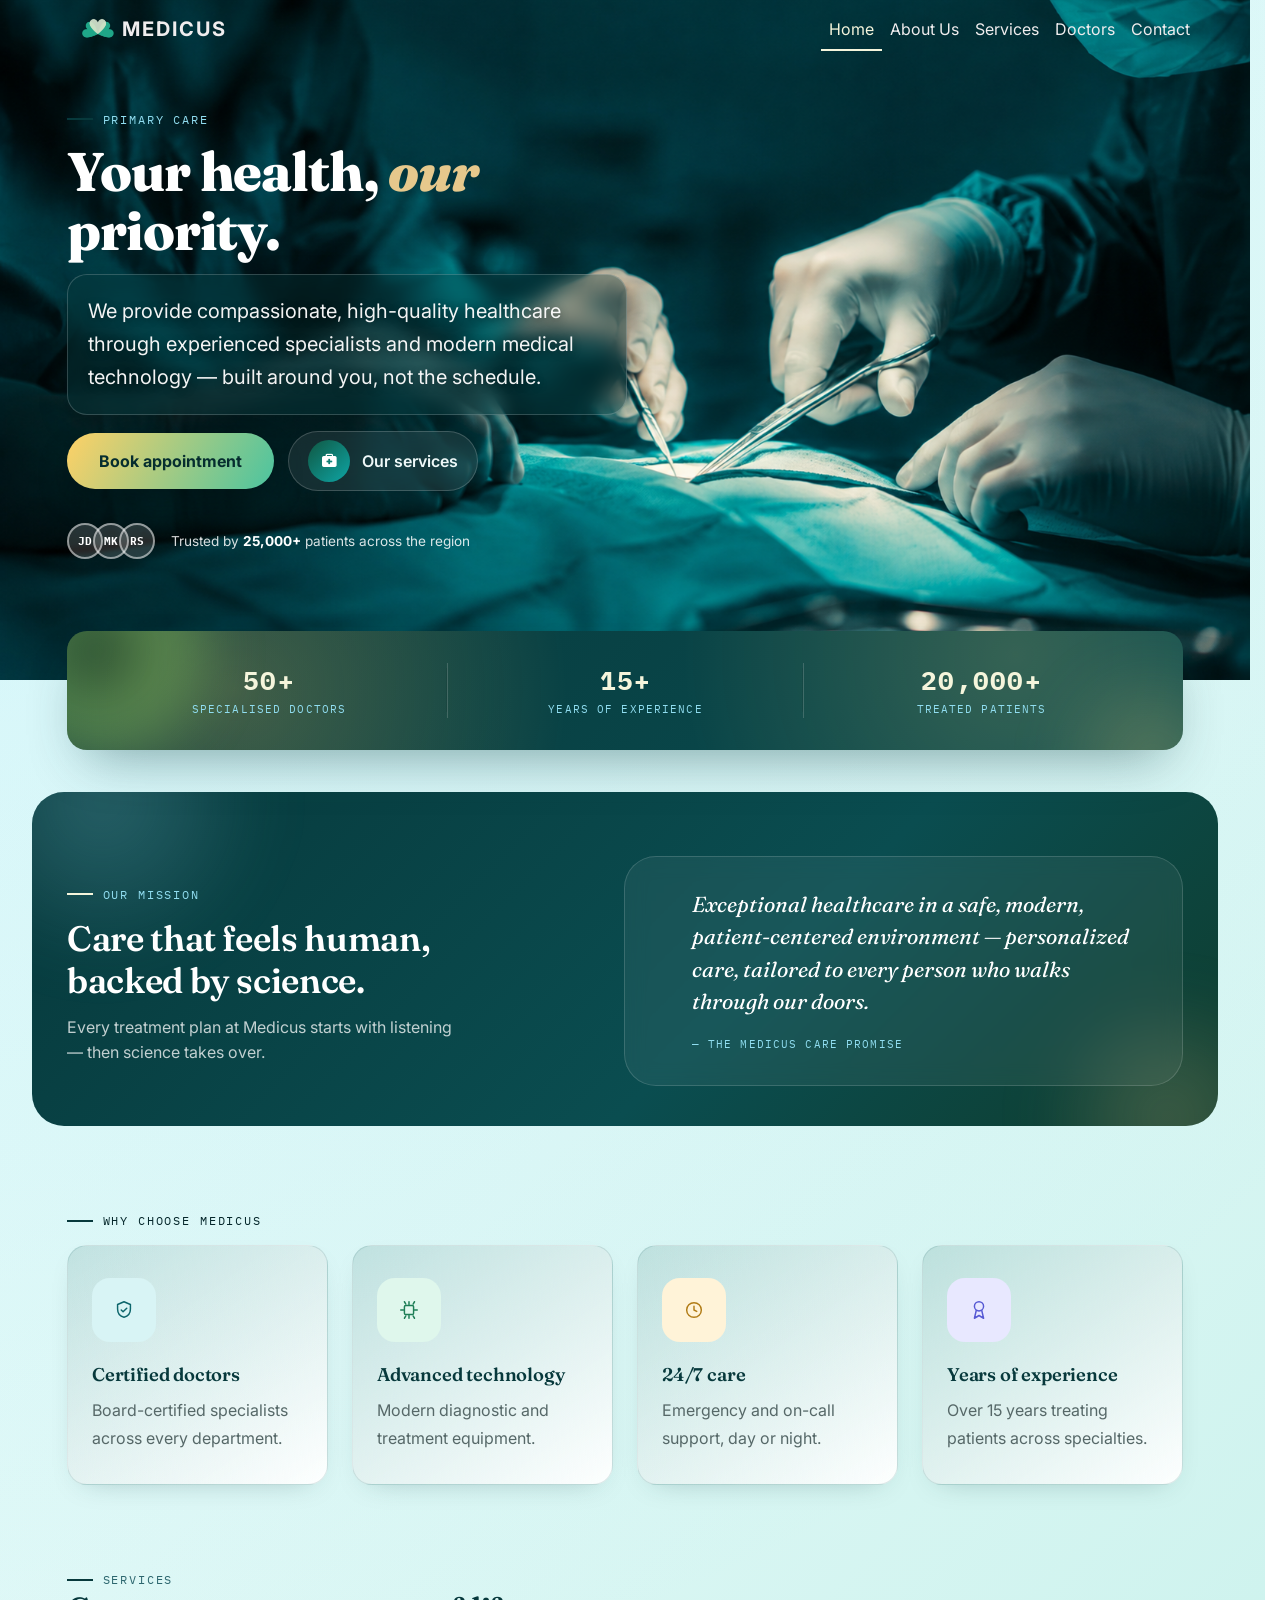
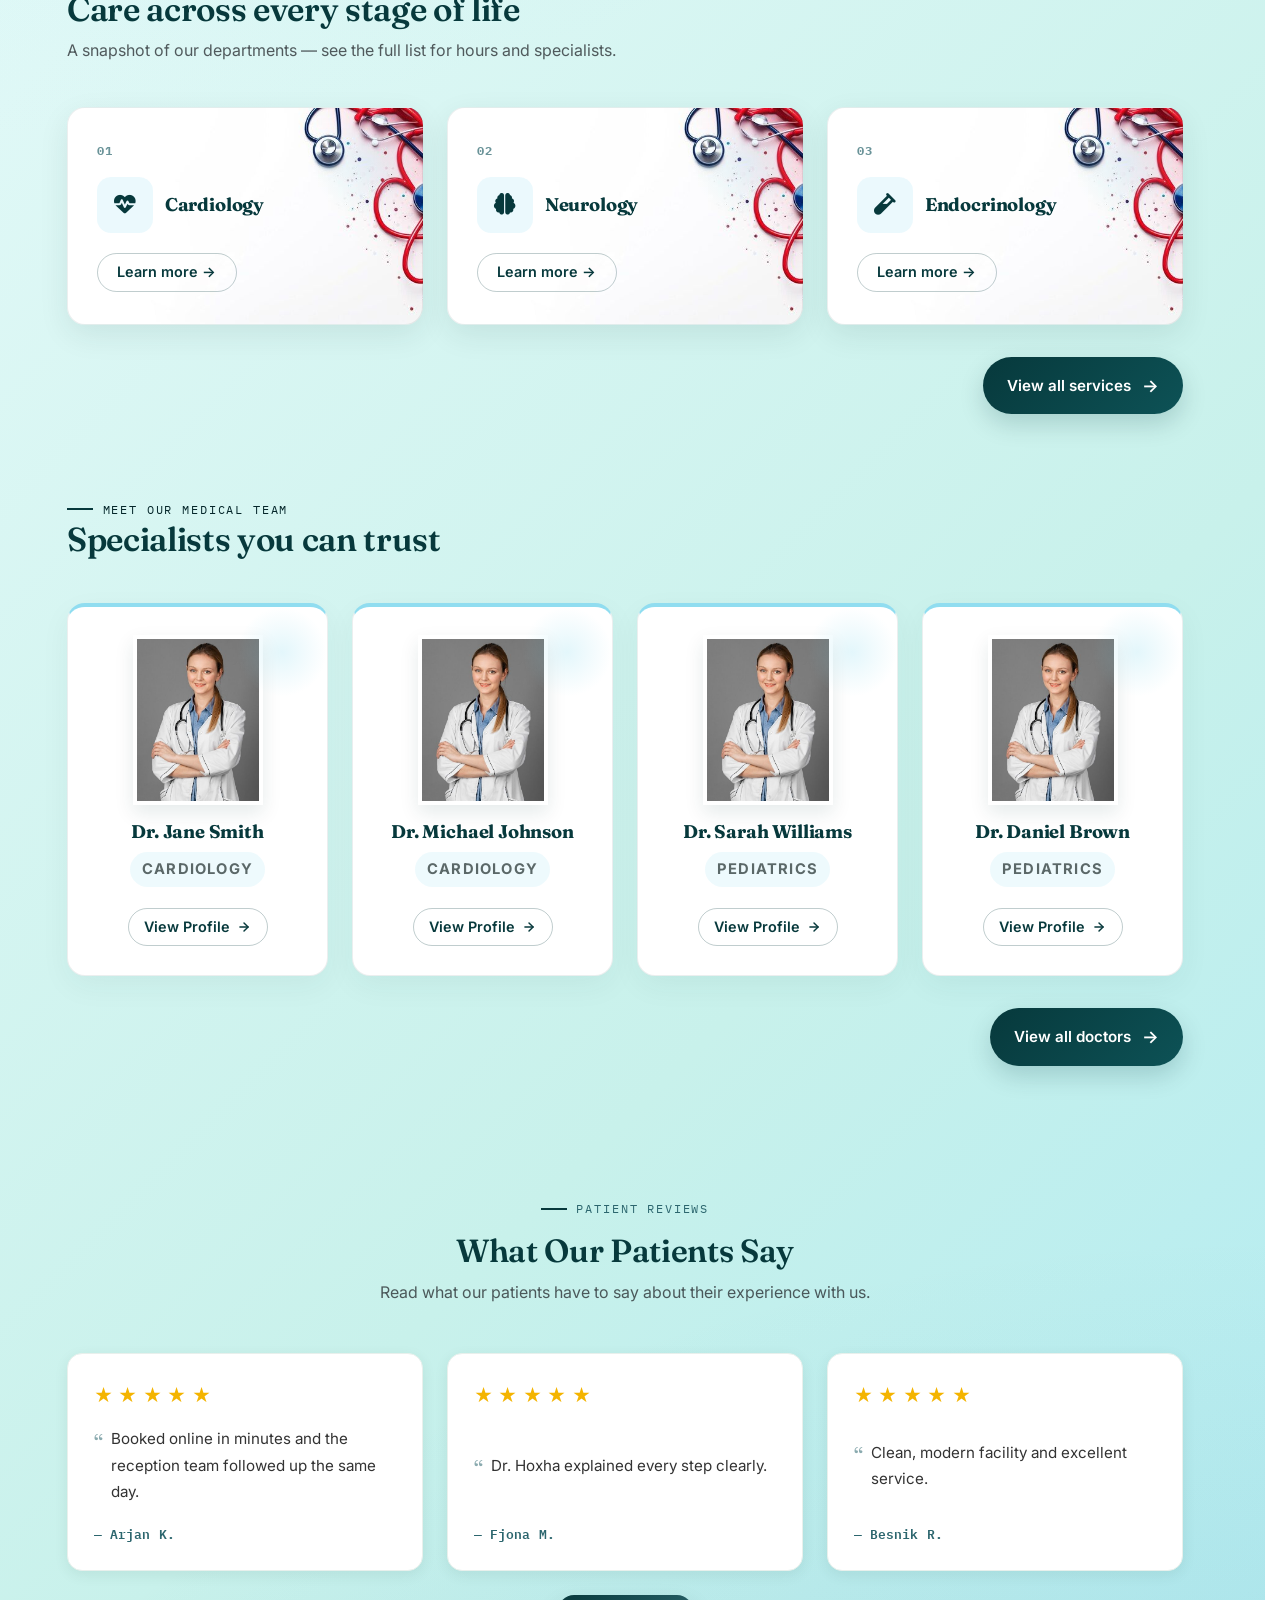
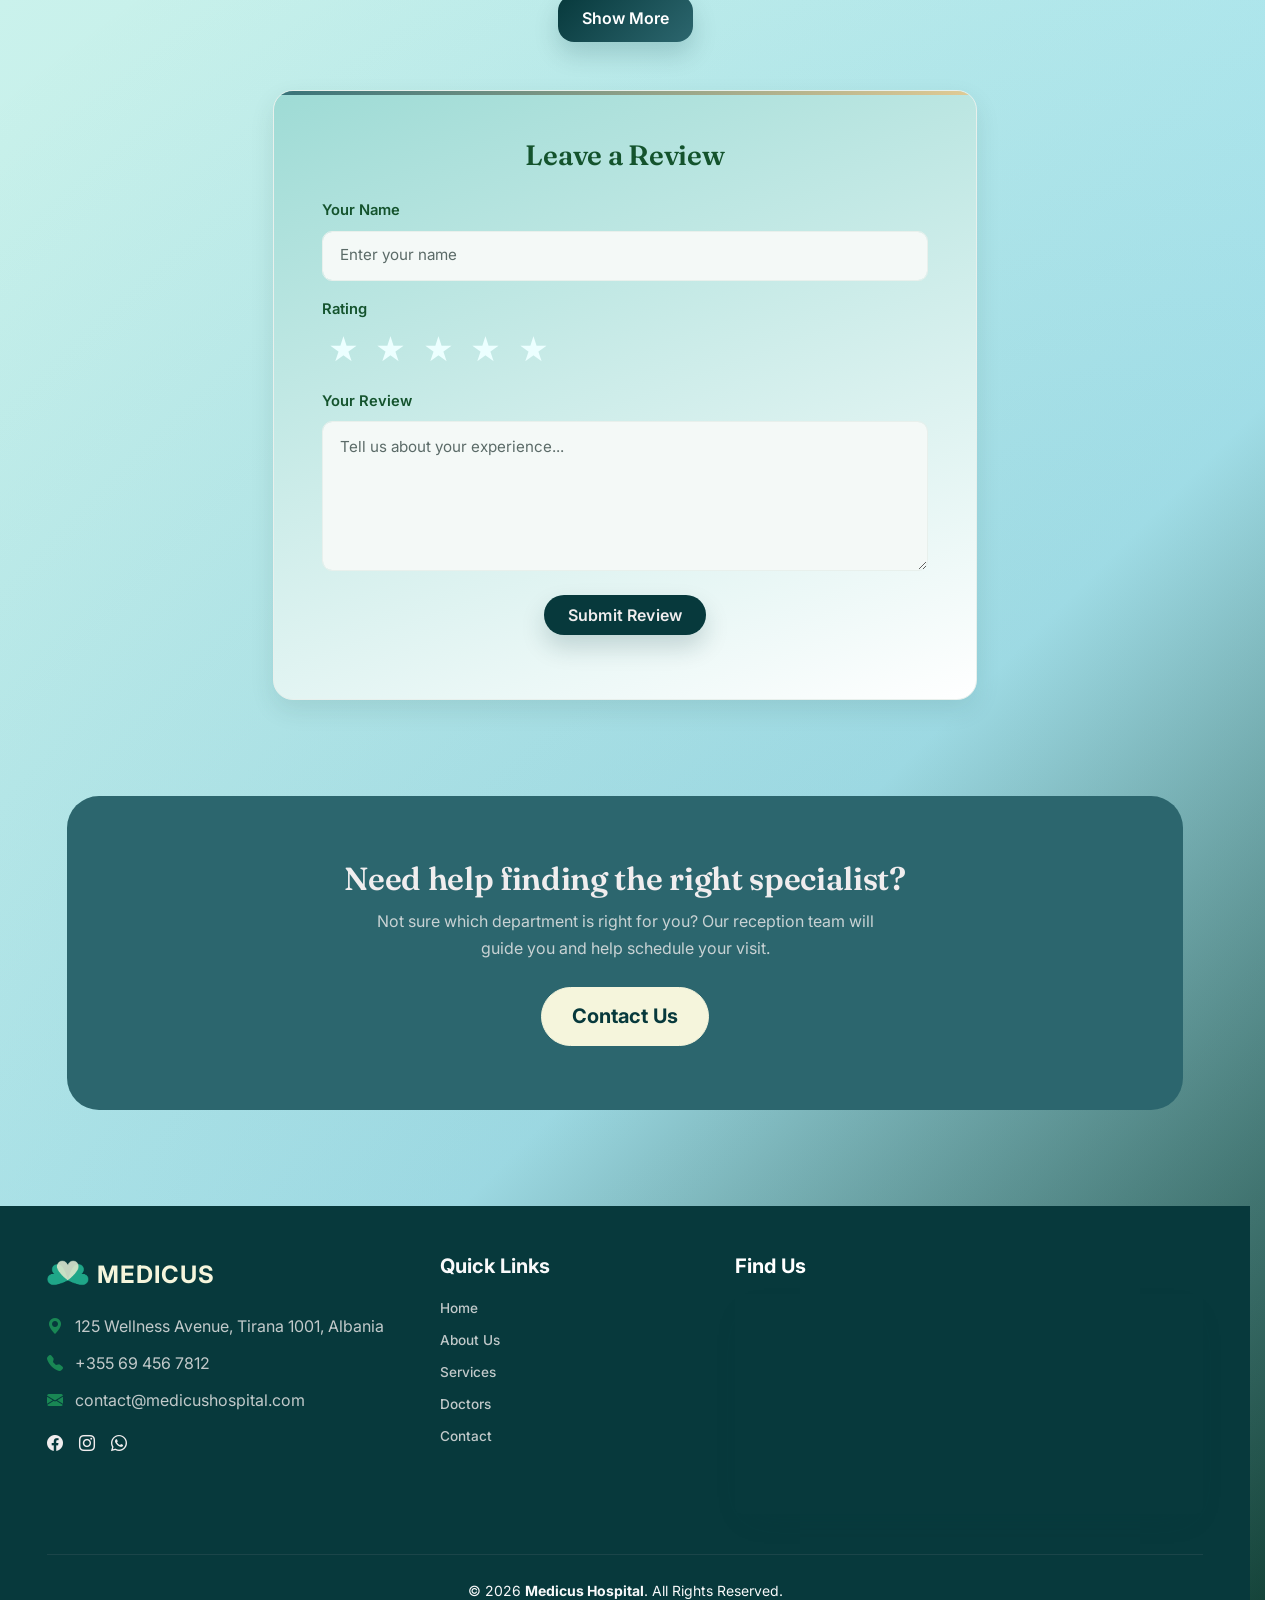
<file: index.html>
<!DOCTYPE html>
<html lang="en">
<head>
  <meta charset="UTF-8">
  <meta name="viewport" content="width=device-width, initial-scale=1.0">
  <meta name="description" content="Medicus — compassionate, modern healthcare with certified specialists, advanced technology and 24/7 care.">
  <meta http-equiv="X-UA-Compatible" content="IE=edge">
  <title>Medicus</title>

  <link rel="preconnect" href="https://fonts.googleapis.com">
  <link rel="preconnect" href="https://fonts.gstatic.com" crossorigin>
  <link href="https://fonts.googleapis.com/css2?family=Fraunces:ital,wght@0,500;0,600;0,700;1,500;1,600&family=Inter:wght@400;500;600;700&family=IBM+Plex+Mono:wght@500;600&display=swap" rel="stylesheet">
  <link href="https://cdn.jsdelivr.net/npm/bootstrap@5.3.3/dist/css/bootstrap.min.css" rel="stylesheet">
  <link rel="stylesheet" href="https://cdn.jsdelivr.net/npm/bootstrap-icons@1.11.3/font/bootstrap-icons.min.css">
  <link rel="stylesheet" href="https://cdnjs.cloudflare.com/ajax/libs/font-awesome/6.7.2/css/all.min.css">
  <link href="assets/css/style.css" rel="stylesheet">

</head>

<body>
  <main>
  <!-- Navigation bar -->
    <site-nav></site-nav>

    <section id="hero">
      <!-- Hero background -->
      <div class="hero-bg" data-aos="fade-in" data-aos-duration="1200">
        <img src="assets/img/bg-3.png" alt="Doctor" class="hero-bg-img">
        <div class="hero-bg-overlay">
        </div>
      </div>

      <!-- Hero section -->
      <div class="container">
        <div class="hero-copy">
          <p class="eyebrow" data-aos="fade-down" data-aos-duration="600">Primary care</p>
          <h1 class="hero-title" data-aos="fade-up" data-aos-delay="100">Your health,<em> our</em> priority.</h1>
          <p class="hero-lede" data-aos="fade-up" data-aos-delay="200">We provide compassionate, high-quality healthcare through experienced specialists and modern medical technology — built around you, not the schedule.</p>

          <div class="hero-actions" data-aos="fade-up" data-aos-delay="300">
            <a href="contact.html#appointment-section" class="btn btn-success doctor-header-cta">Book appointment</a>

            <a href="services.html" class="hero-btn-ghost">
              <span class="hero-btn-ghost-icon"><i class="fa-solid fa-briefcase-medical"></i></span>
              Our services
            </a>
          </div>

          <div class="hero-trust" data-aos="fade-up" data-aos-delay="400">
            <div class="hero-trust-avatars">
              <span class="avatar-chip">JD</span>
              <span class="avatar-chip">MK</span>
              <span class="avatar-chip">RS</span>
            </div>
            <p class="hero-trust-text">Trusted by <strong>25,000+</strong> patients across the region</p>
          </div>
        </div>
      </div>

  <!-- Stats bar -->
      <div class="hero-stats" data-aos="fade-up" data-aos-delay="500">
        <div class="container">
          <div class="hero-stats-grid">
            <div class="stat">
              <span class="stat-num">50+</span>
              <span class="stat-label">Specialised doctors</span>
            </div>
            <div class="stat">
              <span class="stat-num">15+</span>
              <span class="stat-label">Years of experience</span>
            </div>
            <div class="stat">
              <span class="stat-num">20,000+</span>
              <span class="stat-label">Treated patients</span>
            </div>
          </div>
        </div>
      </div>
    </section>


<!-- Mission statement (Our Mission)-->
    <section id="mission">
      <div class="container">
        <div class="mission-wrap">
          <div class="mission-side">
            <p class="eyebrow eyebrow-invert">Our mission</p>
            <h2 class="mission-heading">Care that feels human,<br>backed by science.</h2>
            <p class="mission-sub">Every treatment plan at Medicus starts with listening — then science takes over.</p>
          </div>

          <blockquote class="mission-quote">
            <p>Exceptional healthcare in a safe, modern, patient-centered environment — personalized care, tailored to every person who walks through our doors.</p>
            <footer class="mission-signature">— The Medicus Care Promise</footer>
          </blockquote>
        </div>
      </div>
    </section>

<!-- Why choose Medicus -->
    <section id="why-choose">
      <div class="container">
        <p class="eyebrow">Why choose Medicus</p>
        <div class="why-grid">
          <article class="why-card">
            <span class="why-icon" aria-hidden="true">
              <svg width="22" height="22" viewBox="0 0 24 24" fill="none" stroke="currentColor" stroke-width="1.6" stroke-linecap="round" stroke-linejoin="round"><path d="M12 3l7 3v5c0 4.5-3 8-7 9-4-1-7-4.5-7-9V6l7-3z"/><path d="M9 12l2 2 4-4"/></svg>
            </span>
            <h3>Certified doctors</h3>
            <p>Board-certified specialists across every department.</p>
          </article>
          <article class="why-card">
            <span class="why-icon" aria-hidden="true">
              <svg width="22" height="22" viewBox="0 0 24 24" fill="none" stroke="currentColor" stroke-width="1.6" stroke-linecap="round" stroke-linejoin="round"><rect x="7" y="7" width="10" height="10" rx="1.5"/><path d="M12 3v3M12 18v3M3 12h3M18 12h3M7 21l1.5-2.5M16.5 5.5 18 3M7 3l1.5 2.5M16.5 18.5 18 21"/></svg>
            </span>
            <h3>Advanced technology</h3>
            <p>Modern diagnostic and treatment equipment.</p>
          </article>
          <article class="why-card">
            <span class="why-icon" aria-hidden="true">
              <svg width="22" height="22" viewBox="0 0 24 24" fill="none" stroke="currentColor" stroke-width="1.6" stroke-linecap="round" stroke-linejoin="round"><circle cx="12" cy="12" r="8"/><path d="M12 8v4l3 1.5"/></svg>
            </span>
            <h3>24/7 care</h3>
            <p>Emergency and on-call support, day or night.</p>
          </article>
          <article class="why-card">
            <span class="why-icon" aria-hidden="true">
              <svg width="22" height="22" viewBox="0 0 24 24" fill="none" stroke="currentColor" stroke-width="1.6" stroke-linecap="round" stroke-linejoin="round"><circle cx="12" cy="8" r="5"/><path d="M9 12.5 7 21l5-3 5 3-2-8.5"/></svg>
            </span>
            <h3>Years of experience</h3>
            <p>Over 15 years treating patients across specialties.</p>
          </article>
        </div>
      </div>
    </section>

<!-- Services preview -->
    <section id="services-preview">
        <div class="container">
          <div class="section-head">
            <p class="eyebrow">Services</p>
            <h2>Care across every stage of life</h2>
            <p class="text-muted"> A snapshot of our departments — see the full list for hours and specialists. </p>
          </div>
<!-- Services will be generated dynamically by services.js -->
          <div class="row g-4" id="homeServicesGrid"></div>

          <div class="section-link-wrapper">
            <a href="services.html" class="link-more">
              View all services
              <span>→</span>
            </a>
          </div>
        </div>  
    </section>

<!-- Medical team preview -->
    <section class="medical-team" id="team-preview">
        <div class="container">
          <div class="section-head">
            <p class="eyebrow">Meet our medical team</p>
            <h2>Specialists you can trust</h2>
          </div>
<!-- Generated dynamically by doctors.js-->
          <div class="row g-4" id="homeDoctorsGrid"></div>

          <div class="section-link-wrapper">
            <a href="doctors.html" class="link-more">
              View all doctors
              <span>→</span>
            </a>
          </div>
        </div>
    </section>

    <!-- Reviews Section -->
<section id="reviews" class="reviews-section py-5">

    <div class="container">
        <div class="text-center mb-5">
            <p class="eyebrow">Patient Reviews</p>
            <h2>What Our Patients Say</h2>
            <p class="text-muted">
                Read what our patients have to say about their experience with us.
            </p>
        </div>

        <div class="row g-4" id="reviews-list"><!-- Rendered dynamically by reviews.js --></div>

        <!-- loading state -->
        <div id="reviews-loading" class="text-center py-4">
            <div class="spinner-border text-primary" role="status">
                <span class="visually-hidden"> Loading reviews... </span>
            </div>

            <p class="mt-2 mb-0"> Loading reviews... </p>
        </div>

        <!-- Empty state -->
        <div id="reviews-empty" class="d-none text-center py-4">
            <p class="mb-0">
                No reviews yet. Be the first to leave a review!
            </p>
        </div>

        <!-- Error State -->
        <div id="reviews-error" class="d-none text-center py-4">
            <p class="text-danger mb-0">
                Failed to load reviews. Please try again later.
            </p>
        </div>

        <!-- Show More / Show Less -->
        <div class="text-center mt-4">
            <button id="show-more-btn" type="button" class="btn btn-primary d-none"> Show More </button>
            <button
                id="show-less-btn"
                type="button"
                class="btn btn-outline-primary d-none"
            >
                Show Less
            </button>

        </div>


        <!-- Review Form -->
        <div class="row justify-content-center mt-5">
            <div class="col-lg-8">

                <div class="review-form-card p-4 p-md-5">

                    <h3 class="text-center mb-4">
                        Leave a Review
                    </h3>

                    <form id="review-form">

                        <!-- Name -->
                        <div class="mb-3">
                            <label
                                for="review-name"
                                class="form-label"
                            >
                                Your Name
                            </label>

                            <input
                                type="text"
                                id="review-name"
                                class="form-control"
                                placeholder="Enter your name"
                                required
                            >
                        </div>


                        <!-- Rating -->
                        <div class="mb-3">

                            <label class="form-label d-block">
                                Rating
                            </label>

                            <div
                                id="rating-stars"
                                class="rating-stars"
                                role="radiogroup"
                                tabindex="0"
                                aria-label="Choose rating"
                            >

                                <button
                                    type="button"
                                    class="star"
                                    data-value="1"
                                >
                                    ★
                                </button>

                                <button
                                    type="button"
                                    class="star"
                                    data-value="2"
                                >
                                    ★
                                </button>

                                <button
                                    type="button"
                                    class="star"
                                    data-value="3"
                                >
                                    ★
                                </button>

                                <button
                                    type="button"
                                    class="star"
                                    data-value="4"
                                >
                                    ★
                                </button>

                                <button
                                    type="button"
                                    class="star"
                                    data-value="5"
                                >
                                    ★
                                </button>

                            </div>
                        </div>


                        <!-- Review Text -->
                        <div class="mb-3">

                            <label
                                for="review-text"
                                class="form-label"
                            >
                                Your Review
                            </label>

                            <textarea
                                id="review-text"
                                class="form-control"
                                rows="4"
                                placeholder="Tell us about your experience..."
                                required
                            ></textarea>

                        </div>


                        <!-- Submit -->
                        <div class="text-center mt-4">

                            <button
                                id="submit-review"
                                type="submit"
                                class="btn btn-primary px-4 py-2"
                            >
                                Submit Review
                            </button>

                        </div>

                    </form>


                    <!-- Success / Error Message -->
                    <div
                        id="review-message"
                        class="mt-3 text-center"
                        aria-live="polite"
                    ></div>

                </div>

            </div>
        </div>

    </div>

</section>


    <!-- CTA -->
    <section class="py-5">
      <div class="container">
        <div class="cta">
          <h2>Need help finding the right specialist?</h2>
          <p>Not sure which department is right for you? Our reception team will guide you and help schedule your visit.</p>
          <a href="contact.html" class="btn btn-cta btn-lg">Contact Us</a>
        </div>
      </div>
    </section>

  </main>

<!-- Footer -->
  <site-footer></site-footer>

<script src="https://cdn.jsdelivr.net/npm/bootstrap@5.3.3/dist/js/bootstrap.bundle.min.js"></script>
<script src="assets/js/main.js"></script>
<link href="https://unpkg.com/aos@2.3.1/dist/aos.css" rel="stylesheet">
<script src="https://unpkg.com/aos@2.3.1/dist/aos.js"></script>
<script type="module" src="assets/js/doctors.js" defer></script>
<script type="module" src="assets/js/services.js" defer></script>
<script type="module" src="assets/js/reviews.js"></script>

  
</body>
</html>
</file>
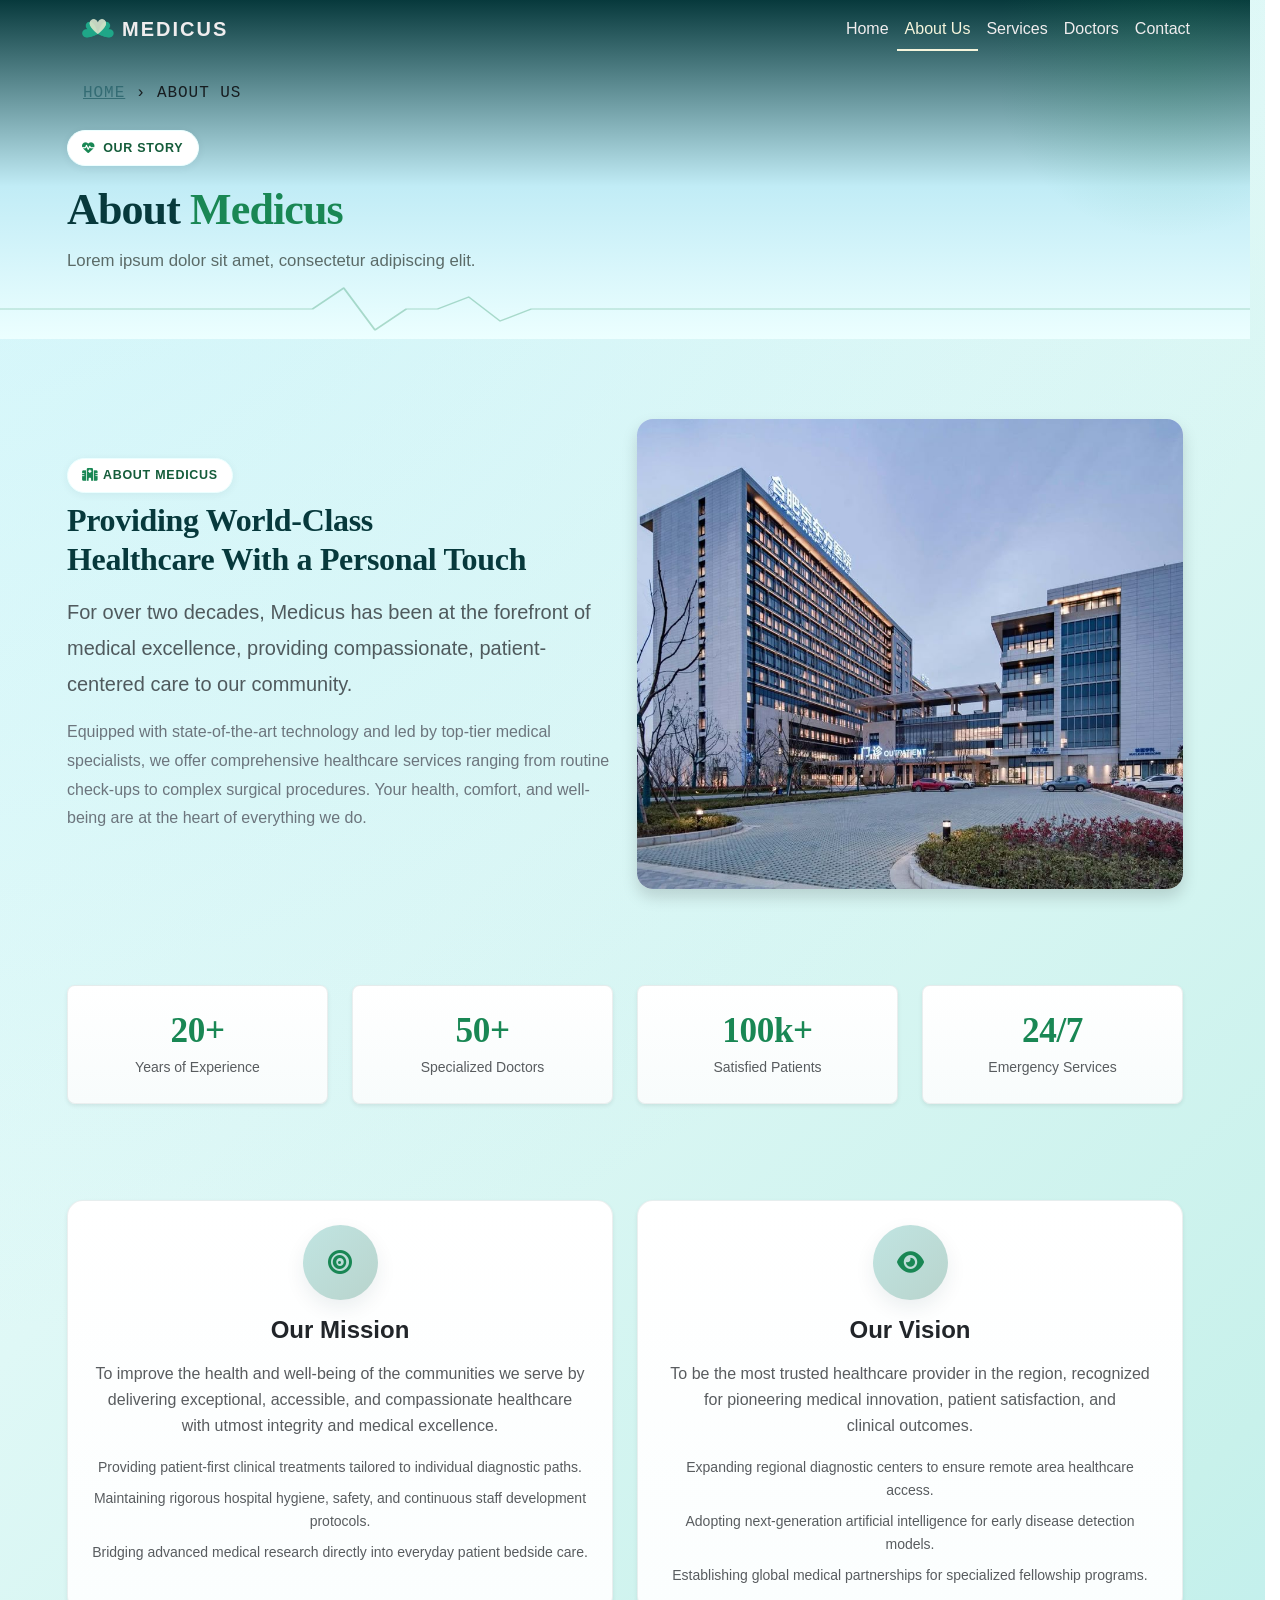
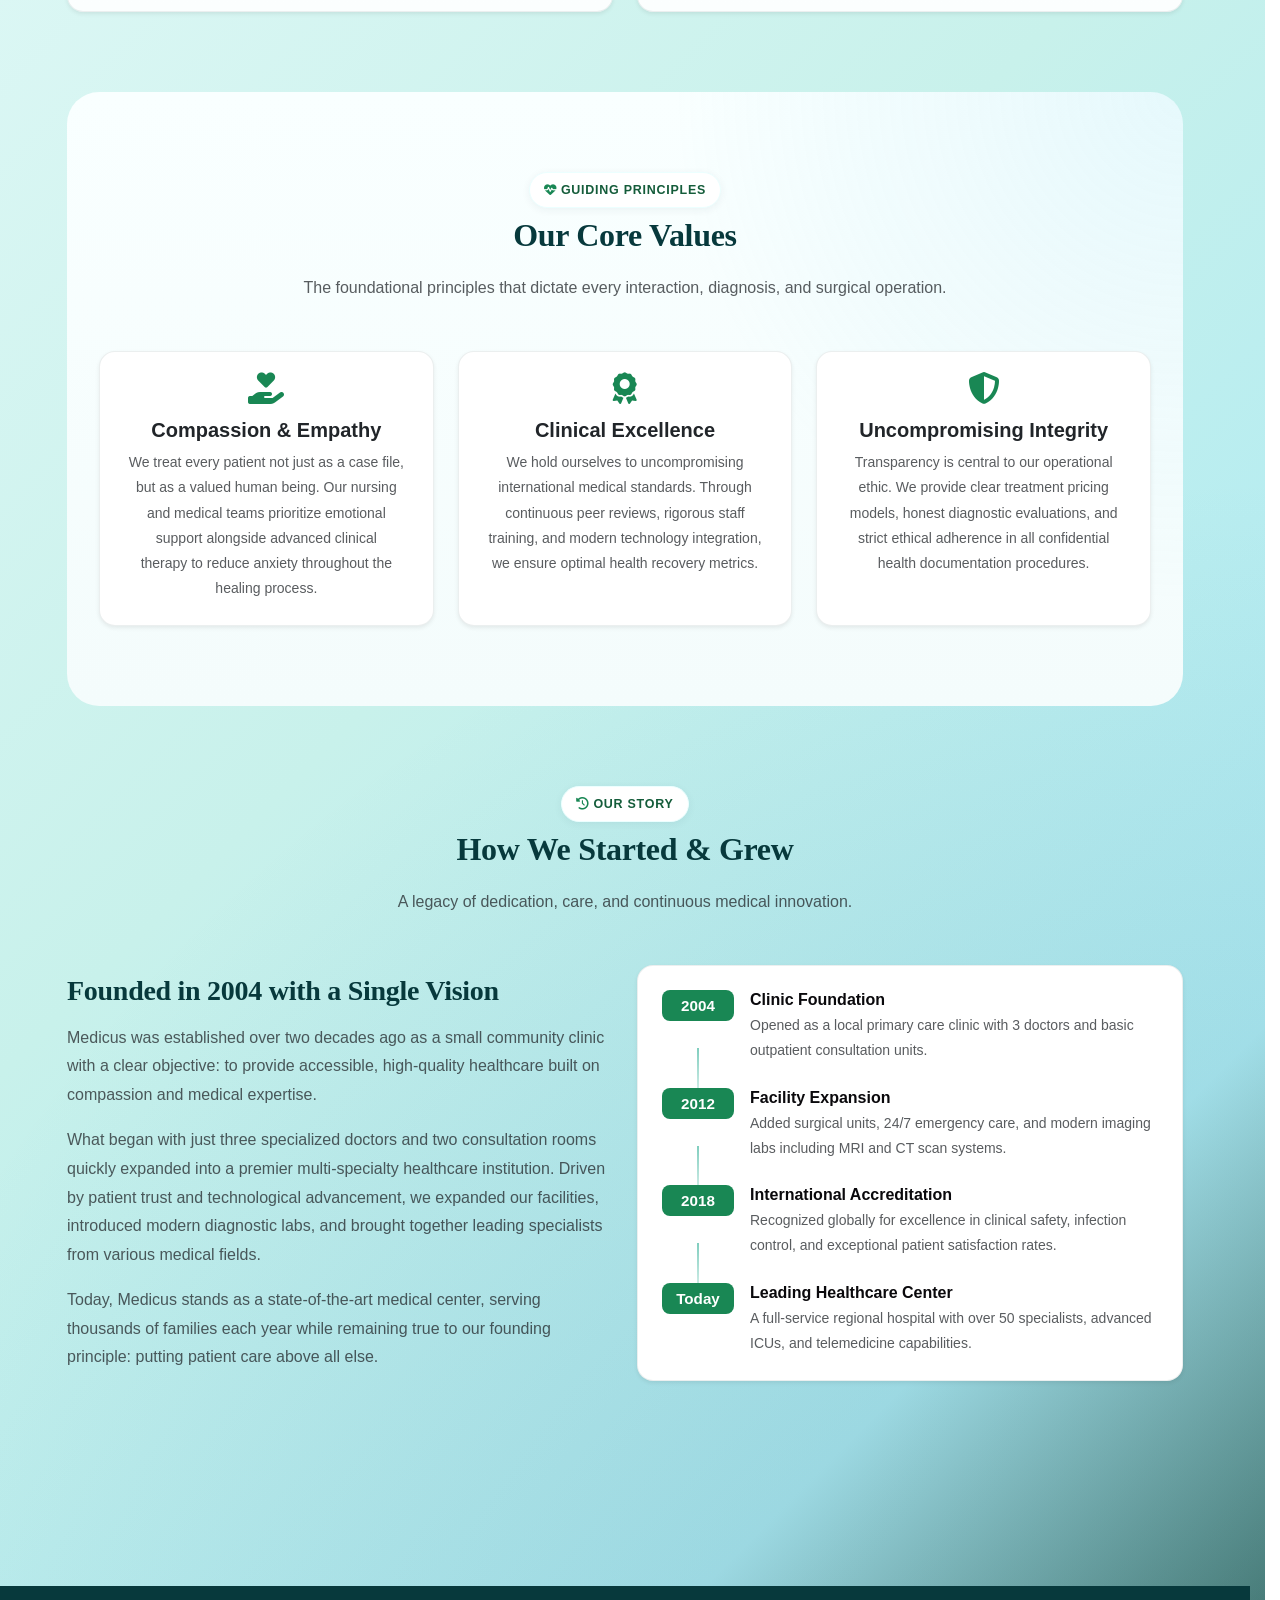
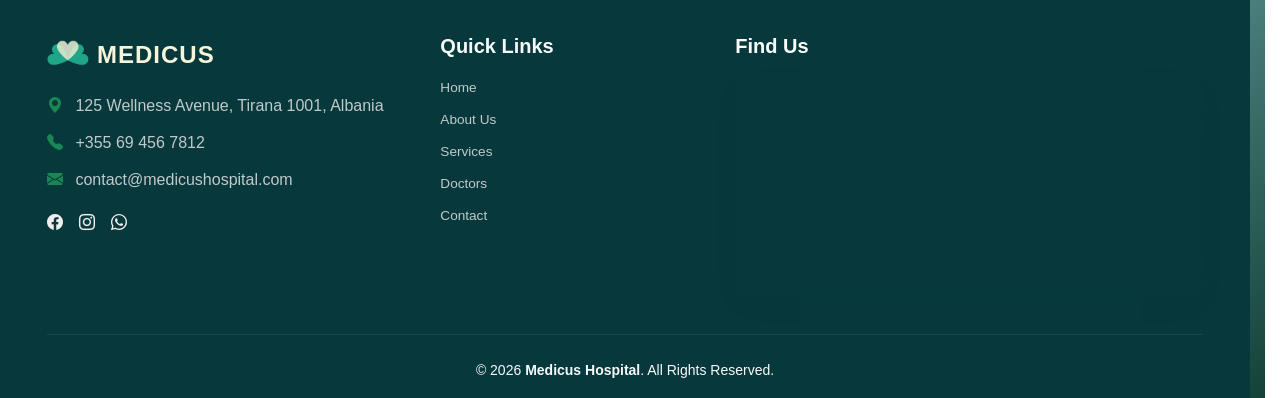
<file: about.html>
<!DOCTYPE html>
<html lang="en">
<head>
  <meta charset="UTF-8">
  <meta name="viewport" content="width=device-width, initial-scale=1.0">
  <title>About Us | Medicus</title>
  <link href="https://cdn.jsdelivr.net/npm/bootstrap@5.3.3/dist/css/bootstrap.min.css" rel="stylesheet">
  <link href="https://cdnjs.cloudflare.com/ajax/libs/font-awesome/6.5.2/css/all.min.css" rel="stylesheet">
    <link href="https://cdn.jsdelivr.net/npm/bootstrap-icons@1.11.3/font/bootstrap-icons.css" rel="stylesheet">


  <link href="assets/css/style.css" rel="stylesheet">
</head>
<body>

<site-nav></site-nav>

  <section class="page-hero">
    <div class="page-hero-glow" aria-hidden="true"></div>
    <svg class="page-hero-pulse" viewBox="0 0 1200 100" preserveAspectRatio="none" aria-hidden="true">
      <path d="M0,50 L300,50 L330,15 L360,85 L390,50 L420,50 L450,30 L480,70 L510,50 L1200,50" />
    </svg>
    <div class="container hero-inner">
      <nav class="hero-breadcrumb" aria-label="breadcrumb">
        <a href="index.html">Home</a>
        <span class="sep">&rsaquo;</span>
        <span class="current">About Us</span>
      </nav>
      <span class="hero-eyebrow">
        <i class="fa-solid fa-heart-pulse"></i>
        Our Story
      </span>
      <h1 class="hero-title">About <span>Medicus</span></h1>
      <p class="hero-text">Lorem ipsum dolor sit amet, consectetur adipiscing elit.</p>
    </div>
  </section>

  <main class="container">
  <!-- 1. INTRO -->
  <section class="about-intro">
    <div class="row align-items-center g-4">
      <div class="col-lg-6 text-center text-lg-start mx-auto">
        <span class="hero-eyebrow mb-2 d-inline-block">
          <i class="fa-solid fa-hospital"></i> About Medicus
        </span>
        <h2 class="fw-bold mb-3">Providing World-Class Healthcare With a Personal Touch</h2>
        <p class="lead text-muted">
          For over two decades, Medicus has been at the forefront of medical excellence, providing compassionate, patient-centered care to our community.
        </p>
        <p class="text-secondary">
          Equipped with state-of-the-art technology and led by top-tier medical specialists, we offer comprehensive healthcare services ranging from routine check-ups to complex surgical procedures. Your health, comfort, and well-being are at the heart of everything we do.
        </p>
      </div>
      <div class="col-lg-6">
        <div class="about-image-wrapper rounded-4 overflow-hidden shadow">
          <img src="assets/img/hospital-bg.jpg" alt="Medicus Hospital Building" class="img-fluid w-100 object-fit-cover" />
        </div>
      </div>
    </div>
  </section>

  <!-- 2. QUICK STATS -->
  <section class="about-stats">
    <div class="row g-4 text-center">
      <div class="col-md-3 col-6">
        <div class="p-4 rounded-3 bg-light shadow-sm">
          <h3 class="fw-bold text-success mb-1">20+</h3>
          <p class="text-muted mb-0 small">Years of Experience</p>
        </div>
      </div>
      <div class="col-md-3 col-6">
        <div class="p-4 rounded-3 bg-light shadow-sm">
          <h3 class="fw-bold text-success mb-1">50+</h3>
          <p class="text-muted mb-0 small">Specialized Doctors</p>
        </div>
      </div>
      <div class="col-md-3 col-6">
        <div class="p-4 rounded-3 bg-light shadow-sm">
          <h3 class="fw-bold text-success mb-1">100k+</h3>
          <p class="text-muted mb-0 small">Satisfied Patients</p>
        </div>
      </div>
      <div class="col-md-3 col-6">
        <div class="p-4 rounded-3 bg-light shadow-sm">
          <h3 class="fw-bold text-success mb-1">24/7</h3>
          <p class="text-muted mb-0 small">Emergency Services</p>
        </div>
      </div>
    </div>
  </section>

  <!-- 3. MISSION & VISION -->
  <section class="about-mission-vision">
    <div class="row g-4">
      <div class="col-md-6">
        <div class="card border-0 shadow-sm h-100 p-4 rounded-4 text-center">
          <div class="d-flex flex-column align-items-center mb-3">
            <div class="icon-box bg-success-subtle text-success p-3 rounded-circle mb-3">
              <i class="fa-solid fa-bullseye fa-xl"></i>
            </div>
            <h4 class="mb-0 fw-bold">Our Mission</h4>
          </div>
          <p class="text-muted mb-3">
            To improve the health and well-being of the communities we serve by delivering exceptional, accessible, and compassionate healthcare with utmost integrity and medical excellence.
          </p>
          <ul class="text-muted small ps-0 mb-0 list-unstyled">
            <li class="mb-2">Providing patient-first clinical treatments tailored to individual diagnostic paths.</li>
            <li class="mb-2">Maintaining rigorous hospital hygiene, safety, and continuous staff development protocols.</li>
            <li>Bridging advanced medical research directly into everyday patient bedside care.</li>
          </ul>
        </div>
      </div>
      <div class="col-md-6">
        <div class="card border-0 shadow-sm h-100 p-4 rounded-4 text-center">
          <div class="d-flex flex-column align-items-center mb-3">
            <div class="icon-box bg-success-subtle text-success p-3 rounded-circle mb-3">
              <i class="fa-solid fa-eye fa-xl"></i>
            </div>
            <h4 class="mb-0 fw-bold">Our Vision</h4>
          </div>
          <p class="text-muted mb-3">
            To be the most trusted healthcare provider in the region, recognized for pioneering medical innovation, patient satisfaction, and clinical outcomes.
          </p>
          <ul class="text-muted small ps-0 mb-0 list-unstyled">
            <li class="mb-2">Expanding regional diagnostic centers to ensure remote area healthcare access.</li>
            <li class="mb-2">Adopting next-generation artificial intelligence for early disease detection models.</li>
            <li>Establishing global medical partnerships for specialized fellowship programs.</li>
          </ul>
        </div>
      </div>
    </div>
  </section>

  <!-- 4. CORE VALUES -->
  <section class="about-values">
    <div class="text-center mb-5">
      <span class="hero-eyebrow mb-2 d-inline-block">
        <i class="fa-solid fa-heart-pulse"></i> Guiding Principles
      </span>
      <h2 class="fw-bold">Our Core Values</h2>
      <p class="text-muted">The foundational principles that dictate every interaction, diagnosis, and surgical operation.</p>
    </div>

    <div class="row g-4">
      <div class="col-md-4">
        <div class="card border-0 shadow-sm h-100 p-4 rounded-4 text-center">
          <div class="mb-3 text-success">
            <i class="fa-solid fa-hand-holding-heart fa-2xl"></i>
          </div>
          <h5 class="fw-bold">Compassion & Empathy</h5>
          <p class="text-muted small mb-0">
            We treat every patient not just as a case file, but as a valued human being. Our nursing and medical teams prioritize emotional support alongside advanced clinical therapy to reduce anxiety throughout the healing process.
          </p>
        </div>
      </div>

      <div class="col-md-4">
        <div class="card border-0 shadow-sm h-100 p-4 rounded-4 text-center">
          <div class="mb-3 text-success">
            <i class="fa-solid fa-award fa-2xl"></i>
          </div>
          <h5 class="fw-bold">Clinical Excellence</h5>
          <p class="text-muted small mb-0">
            We hold ourselves to uncompromising international medical standards. Through continuous peer reviews, rigorous staff training, and modern technology integration, we ensure optimal health recovery metrics.
          </p>
        </div>
      </div>

      <div class="col-md-4">
        <div class="card border-0 shadow-sm h-100 p-4 rounded-4 text-center">
          <div class="mb-3 text-success">
            <i class="fa-solid fa-shield-halved fa-2xl"></i>
          </div>
          <h5 class="fw-bold">Uncompromising Integrity</h5>
          <p class="text-muted small mb-0">
            Transparency is central to our operational ethic. We provide clear treatment pricing models, honest diagnostic evaluations, and strict ethical adherence in all confidential health documentation procedures.
          </p>
        </div>
      </div>
    </div>
  </section>

  <!-- 5. OUR HISTORY & JOURNEY -->
  <section class="about-history">
    <div class="text-center mb-5">
      <span class="hero-eyebrow mb-2 d-inline-block">
        <i class="fa-solid fa-clock-rotate-left"></i> Our Story
      </span>
      <h2 class="fw-bold">How We Started & Grew</h2>
      <p class="text-muted">A legacy of dedication, care, and continuous medical innovation.</p>
    </div>

    <div class="row g-4 align-items-center">
      <div class="col-lg-6 text-center text-lg-start">
        <h3 class="fw-bold mb-3">Founded in 2004 with a Single Vision</h3>
        <p class="text-muted">
          Medicus was established over two decades ago as a small community clinic with a clear objective: to provide accessible, high-quality healthcare built on compassion and medical expertise.
        </p>
        <p class="text-muted">
          What began with just three specialized doctors and two consultation rooms quickly expanded into a premier multi-specialty healthcare institution. Driven by patient trust and technological advancement, we expanded our facilities, introduced modern diagnostic labs, and brought together leading specialists from various medical fields.
        </p>
        <p class="text-muted mb-0">
          Today, Medicus stands as a state-of-the-art medical center, serving thousands of families each year while remaining true to our founding principle: putting patient care above all else.
        </p>
      </div>

      <div class="col-lg-6">
        <div class="p-4 rounded-4 bg-light shadow-sm">
          <div class="d-flex mb-4 text-start">
            <div class="badge bg-success text-white p-2 rounded-3 me-3 align-self-start fw-bold">2004</div>
            <div>
              <h6 class="fw-bold mb-1">Clinic Foundation</h6>
              <p class="text-muted small mb-0">Opened as a local primary care clinic with 3 doctors and basic outpatient consultation units.</p>
            </div>
          </div>

          <div class="d-flex mb-4 text-start">
            <div class="badge bg-success text-white p-2 rounded-3 me-3 align-self-start fw-bold">2012</div>
            <div>
              <h6 class="fw-bold mb-1">Facility Expansion</h6>
              <p class="text-muted small mb-0">Added surgical units, 24/7 emergency care, and modern imaging labs including MRI and CT scan systems.</p>
            </div>
          </div>

          <div class="d-flex mb-4 text-start">
            <div class="badge bg-success text-white p-2 rounded-3 me-3 align-self-start fw-bold">2018</div>
            <div>
              <h6 class="fw-bold mb-1">International Accreditation</h6>
              <p class="text-muted small mb-0">Recognized globally for excellence in clinical safety, infection control, and exceptional patient satisfaction rates.</p>
            </div>
          </div>

          <div class="d-flex text-start">
            <div class="badge bg-success text-white p-2 rounded-3 me-3 align-self-start fw-bold">Today</div>
            <div>
              <h6 class="fw-bold mb-1">Leading Healthcare Center</h6>
              <p class="text-muted small mb-0">A full-service regional hospital with over 50 specialists, advanced ICUs, and telemedicine capabilities.</p>
            </div>
          </div>
        </div>
      </div>
    </div>
  </section>
</main>

  <site-footer></site-footer>

<script src="https://cdn.jsdelivr.net/npm/bootstrap@5.3.3/dist/js/bootstrap.bundle.min.js"></script>
<script src="assets/js/main.js"></script>
<link href="https://unpkg.com/aos@2.3.1/dist/aos.css" rel="stylesheet">
<script src="https://unpkg.com/aos@2.3.1/dist/aos.js"></script>
</body>
</html>
</file>
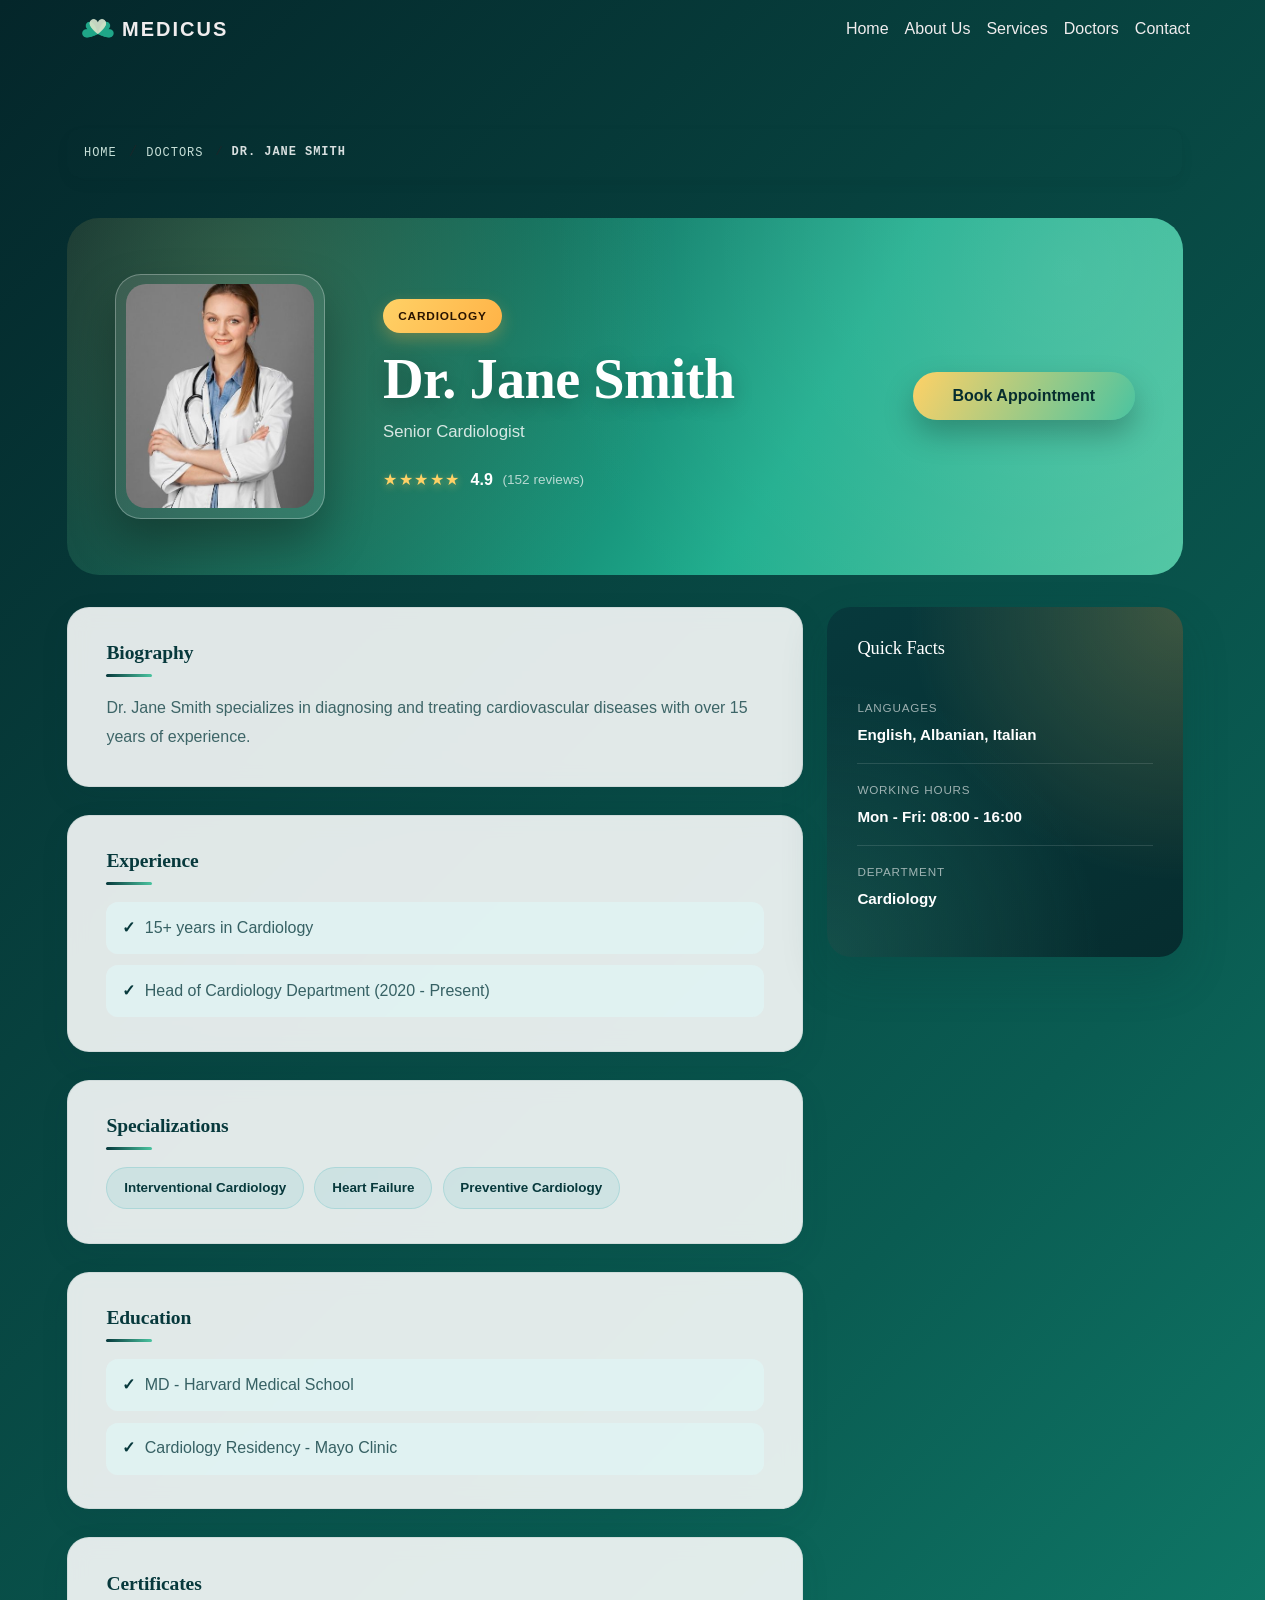
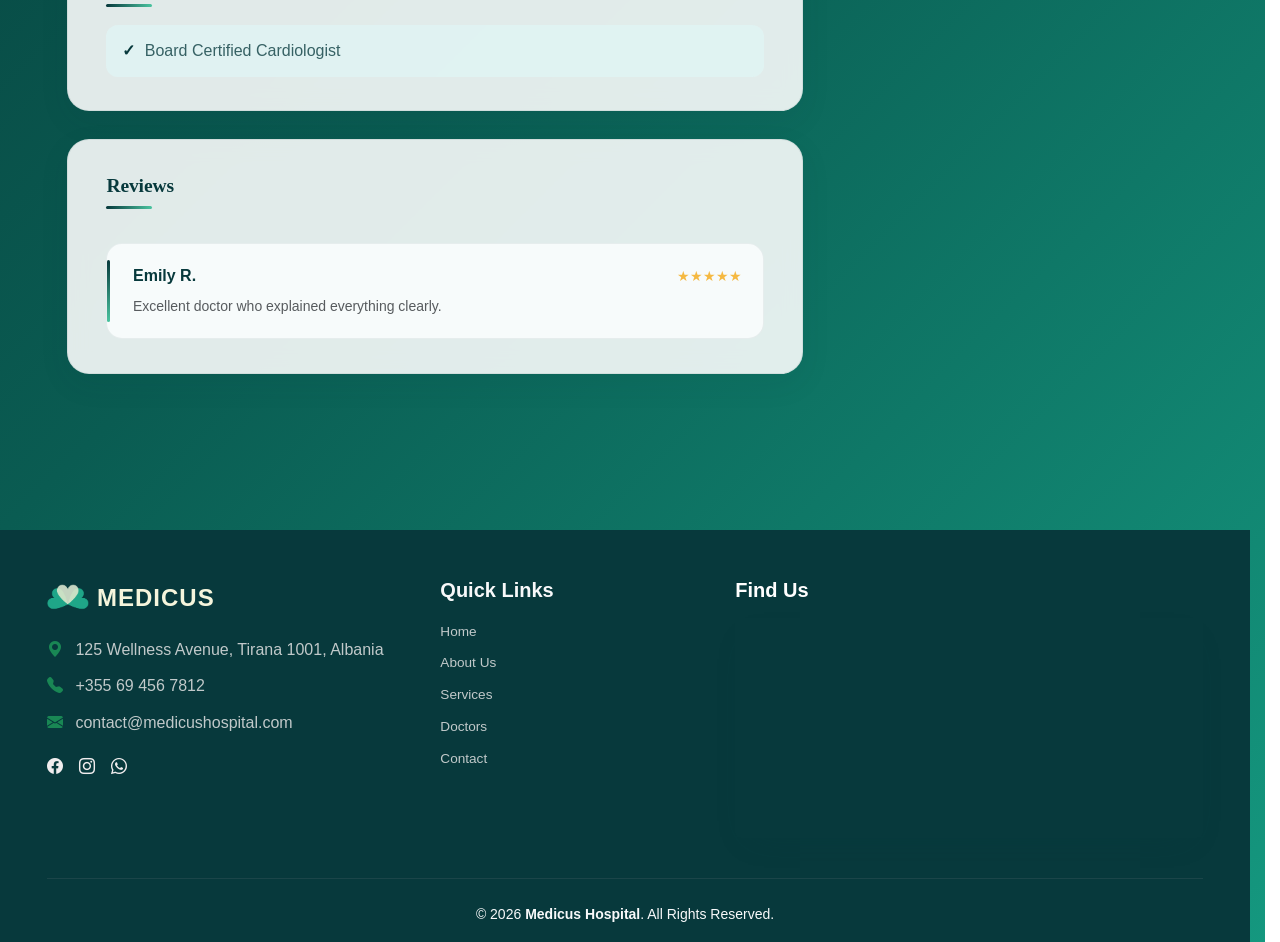
<file: doctor-profile.html>
<!DOCTYPE html>
<html lang="en">
<head>
  <meta charset="UTF-8">
  <meta name="viewport" content="width=device-width, initial-scale=1.0">
  <title>Doctor Profile | Medicus</title>
  <link href="https://cdn.jsdelivr.net/npm/bootstrap@5.3.3/dist/css/bootstrap.min.css" rel="stylesheet">
  <link href="assets/css/style.css" rel="stylesheet">
  <link href="https://cdnjs.cloudflare.com/ajax/libs/font-awesome/6.5.2/css/all.min.css" rel="stylesheet">
    <link href="https://cdn.jsdelivr.net/npm/bootstrap-icons@1.11.3/font/bootstrap-icons.css" rel="stylesheet">

</head>

<body class="doctor-profile-page">

<site-nav></site-nav>

  <main class="container my-5">
    
    <nav class="details-breadcrumb" aria-label="breadcrumb">
        <ol class="breadcrumb">
          <li class="breadcrumb-item">
            <a href="index.html">Home</a>
          </li>

          <li class="breadcrumb-item">
            <a href="doctors.html">Doctors</a>
          </li>

          <li class="breadcrumb-item active" id="breadcrumbDoctor"></li>
        </ol>
    </nav>

    <div id="doctorHeader"  mb-4"> <!-- filled by JS --> </div>

    <div class="row">
      <div class="col-md-8" id="doctorMain"> <!-- filled by JS:--> </div>
      <div class="col-md-4" id="doctorQuickFacts"><!-- filled by JS: quick facts sidebar --></div>
    </div>

  </main>

  <site-footer></site-footer>


  <script src="https://cdn.jsdelivr.net/npm/bootstrap@5.3.3/dist/js/bootstrap.bundle.min.js"></script>
  <script src="assets/js/main.js"></script>
      <link href="https://unpkg.com/aos@2.3.1/dist/aos.css" rel="stylesheet">
  <script src="https://unpkg.com/aos@2.3.1/dist/aos.js"></script>
    <script type="module" src="assets/js/data/doctors-data.js"></script>
  <script type="module" src="assets/js/doctor-profile.js"></script>
</body>
</html>
</file>
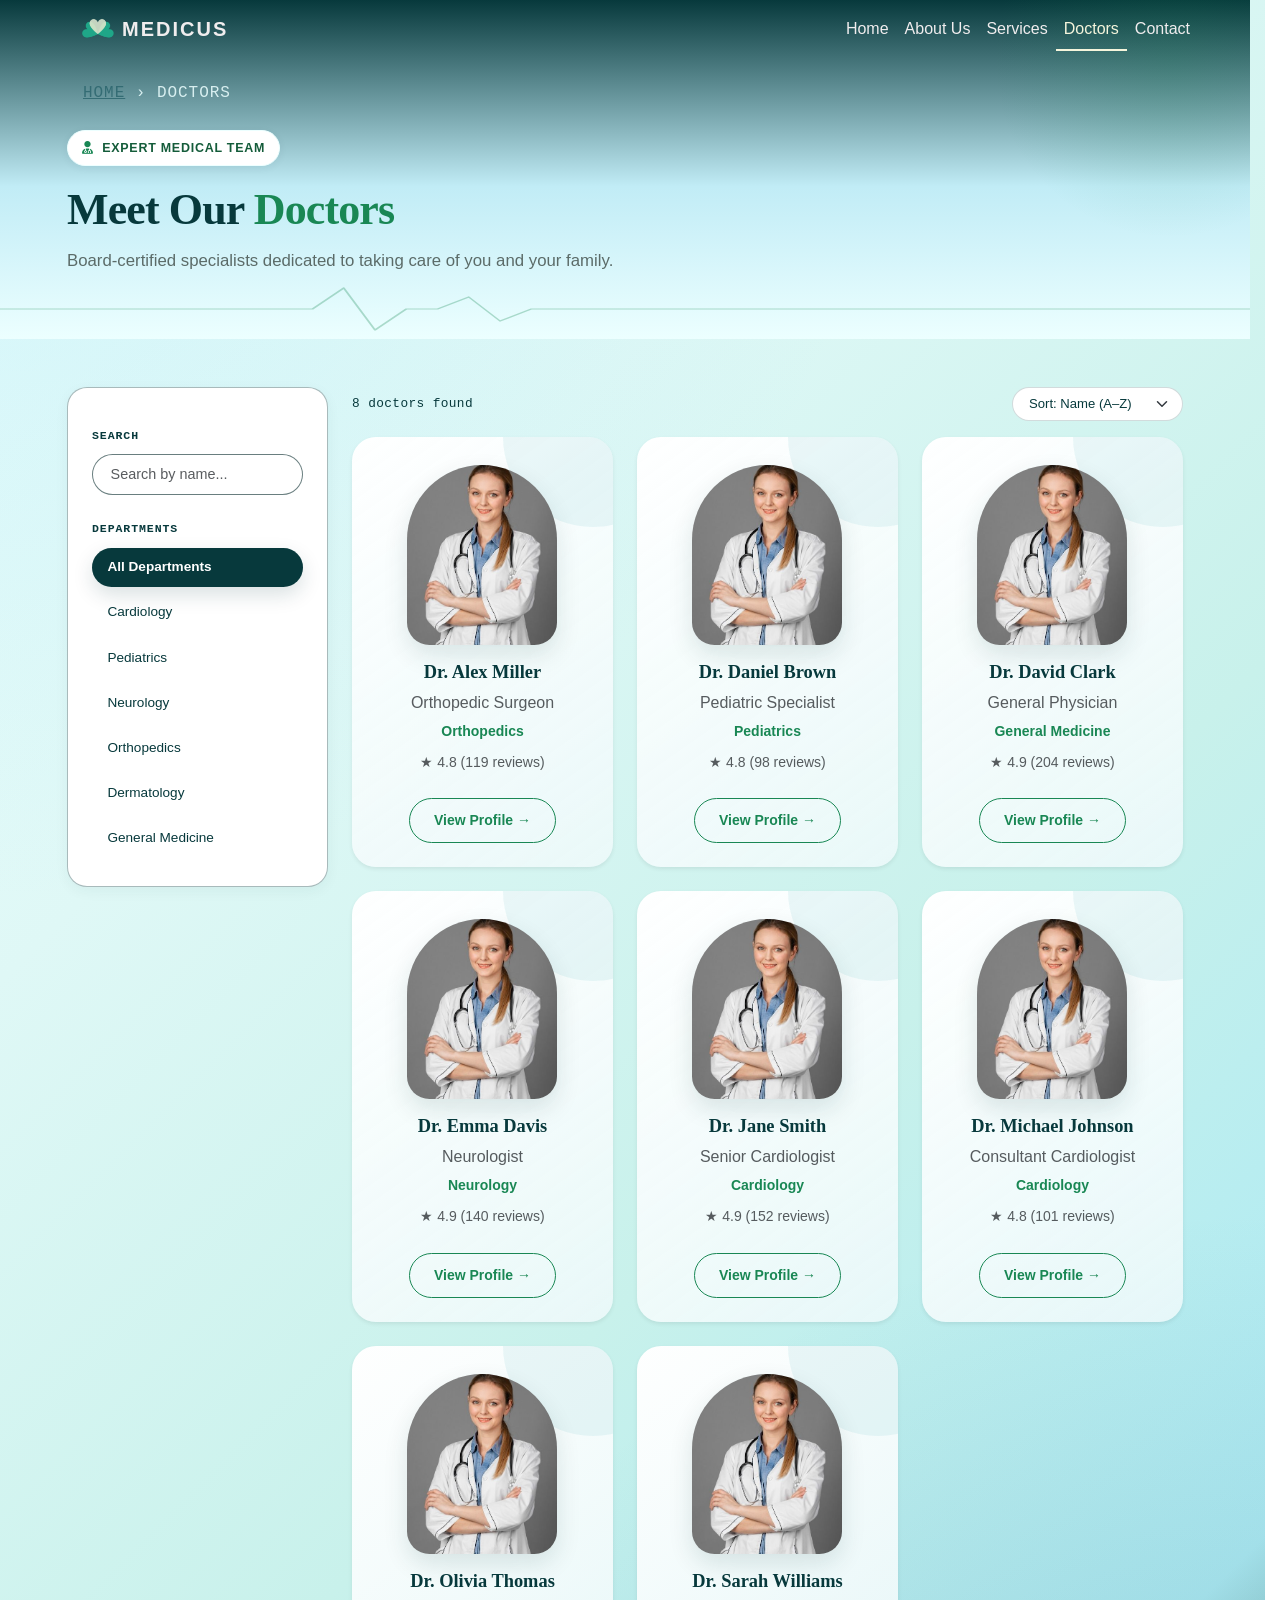
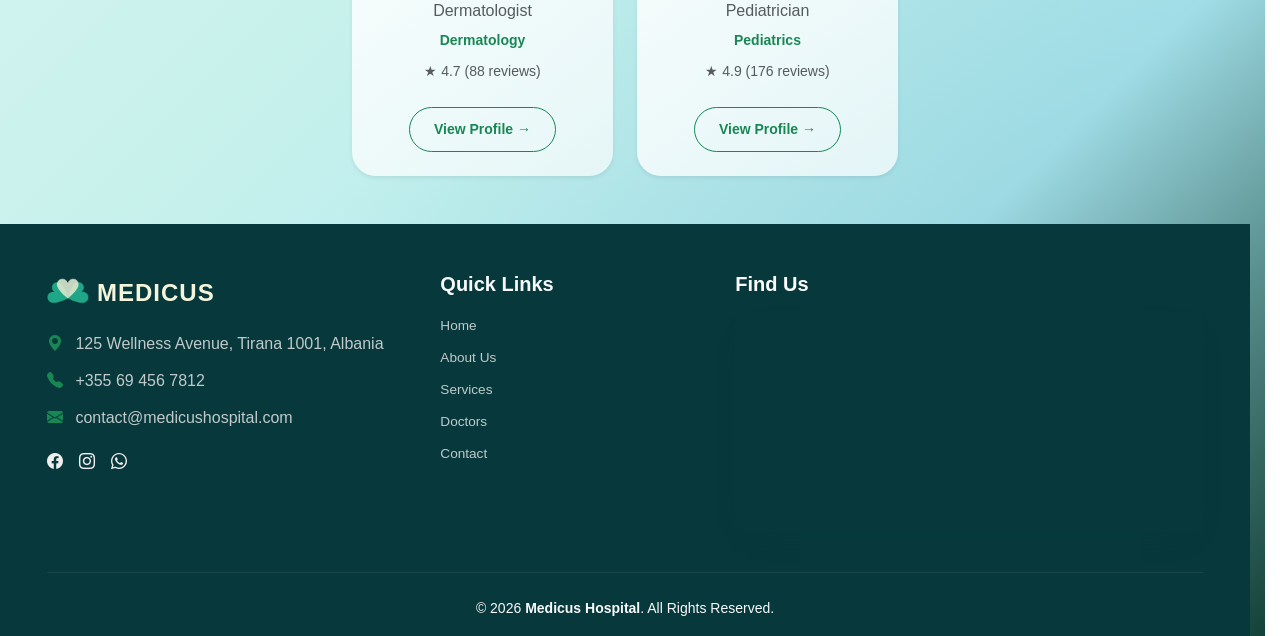
<file: doctors.html>
<!DOCTYPE html>
<html lang="en">
<head>
  <meta charset="UTF-8">
  <meta name="viewport" content="width=device-width, initial-scale=1.0">
  <title>Our Doctors | Medicus</title>
  <link href="https://cdn.jsdelivr.net/npm/bootstrap@5.3.3/dist/css/bootstrap.min.css" rel="stylesheet">
  <link href="assets/css/style.css" rel="stylesheet">
  <link href="https://cdn.jsdelivr.net/npm/bootstrap-icons@1.11.3/font/bootstrap-icons.css" rel="stylesheet">
  <link href="https://cdnjs.cloudflare.com/ajax/libs/font-awesome/6.5.2/css/all.min.css" rel="stylesheet">

</head>

<body class="doctors-page-body">
<!-- Navbar -->
<site-nav></site-nav>

<!-- Header -->
  <header class="page-hero">
    <div class="page-hero-glow" aria-hidden="true"></div>
      <!--EEG line -->
    <svg class="page-hero-pulse" viewBox="0 0 1200 100" preserveAspectRatio="none" aria-hidden="true">
      <path d="M0,50 L300,50 L330,15 L360,85 L390,50 L420,50 L450,30 L480,70 L510,50 L1200,50" />
    </svg>
    <div class="container position-relative">
      <!-- Breadcrumb -->
      <nav class="hero-breadcrumb" aria-label="breadcrumb">
        <a href="index.html">Home</a>
        <span class="sep">&rsaquo;</span>
        <span class="current">Doctors</span>
      </nav>
      <!-- Eyebrow / small tag-->
      <span class="hero-eyebrow">
        <i class="fa-solid fa-user-doctor"></i> Expert Medical Team </span>
      <!-- title & description-->
      <h1 class="hero-title">Meet Our <span>Doctors</span></h1>
      <p class="hero-text">Board-certified specialists dedicated to taking care of you and your family.</p>
    </div>
  </header>

<div class="container my-5">
  <div class="row">

    <aside class="col-lg-3 mb-4 mb-lg-0 sidebar-col">
      <div class="services-sidebar">
        <p class="sidebar-label">Search</p>
        <div class="mb-4" id="searchWrapSmall">
          <input type="search" id="doctorSearch" class="form-control" placeholder="Search by name...">
        </div>

        <button type="button"
                class="category-toggle d-lg-none"
                data-bs-toggle="collapse"
                data-bs-target="#departmentFilters"
                aria-expanded="false"
                aria-controls="departmentFilters">
          <span>Filter by Department</span>
          <i class="bi bi-chevron-down"></i>
        </button>

        <p class="sidebar-label d-none d-lg-block">Departments</p>

        <div class="category-filters collapse" id="departmentFilters">
          <!-- filled by JS -->
        </div>
      </div>
    </aside>

    <div class="col-lg-9 services-main-panel">
      <div class="d-flex justify-content-between align-items-center mb-3 flex-wrap gap-2">
        <span id="resultsCount"></span>
        <select id="sortSelect" class="form-select form-select-sm" style="width:auto;">
          <option value="name">Sort: Name (A–Z)</option>
          <option value="rating">Sort: Highest Rated</option>
          <option value="reviews">Sort: Most Reviewed</option>
        </select>
      </div>

      <div class="row g-4" id="doctorsGrid">
        <!-- Doctor cards get rendered here by JS -->
      </div>

      <p id="noResults" class="services-empty d-none">
        No doctors match your search.
      </p>
    </div>

  </div>
</div>

<!-- Site footer -->
<site-footer></site-footer>

  <script src="https://cdn.jsdelivr.net/npm/bootstrap@5.3.3/dist/js/bootstrap.bundle.min.js"></script>
  <script src="assets/js/main.js"></script>
    <link href="https://unpkg.com/aos@2.3.1/dist/aos.css" rel="stylesheet">
  <script src="https://unpkg.com/aos@2.3.1/dist/aos.js"></script>
  <script type="module" src="assets/js/service-detail.js"></script>
  <script type="module" src="assets/js/doctors.js"></script>
</body>
</html>
</file>
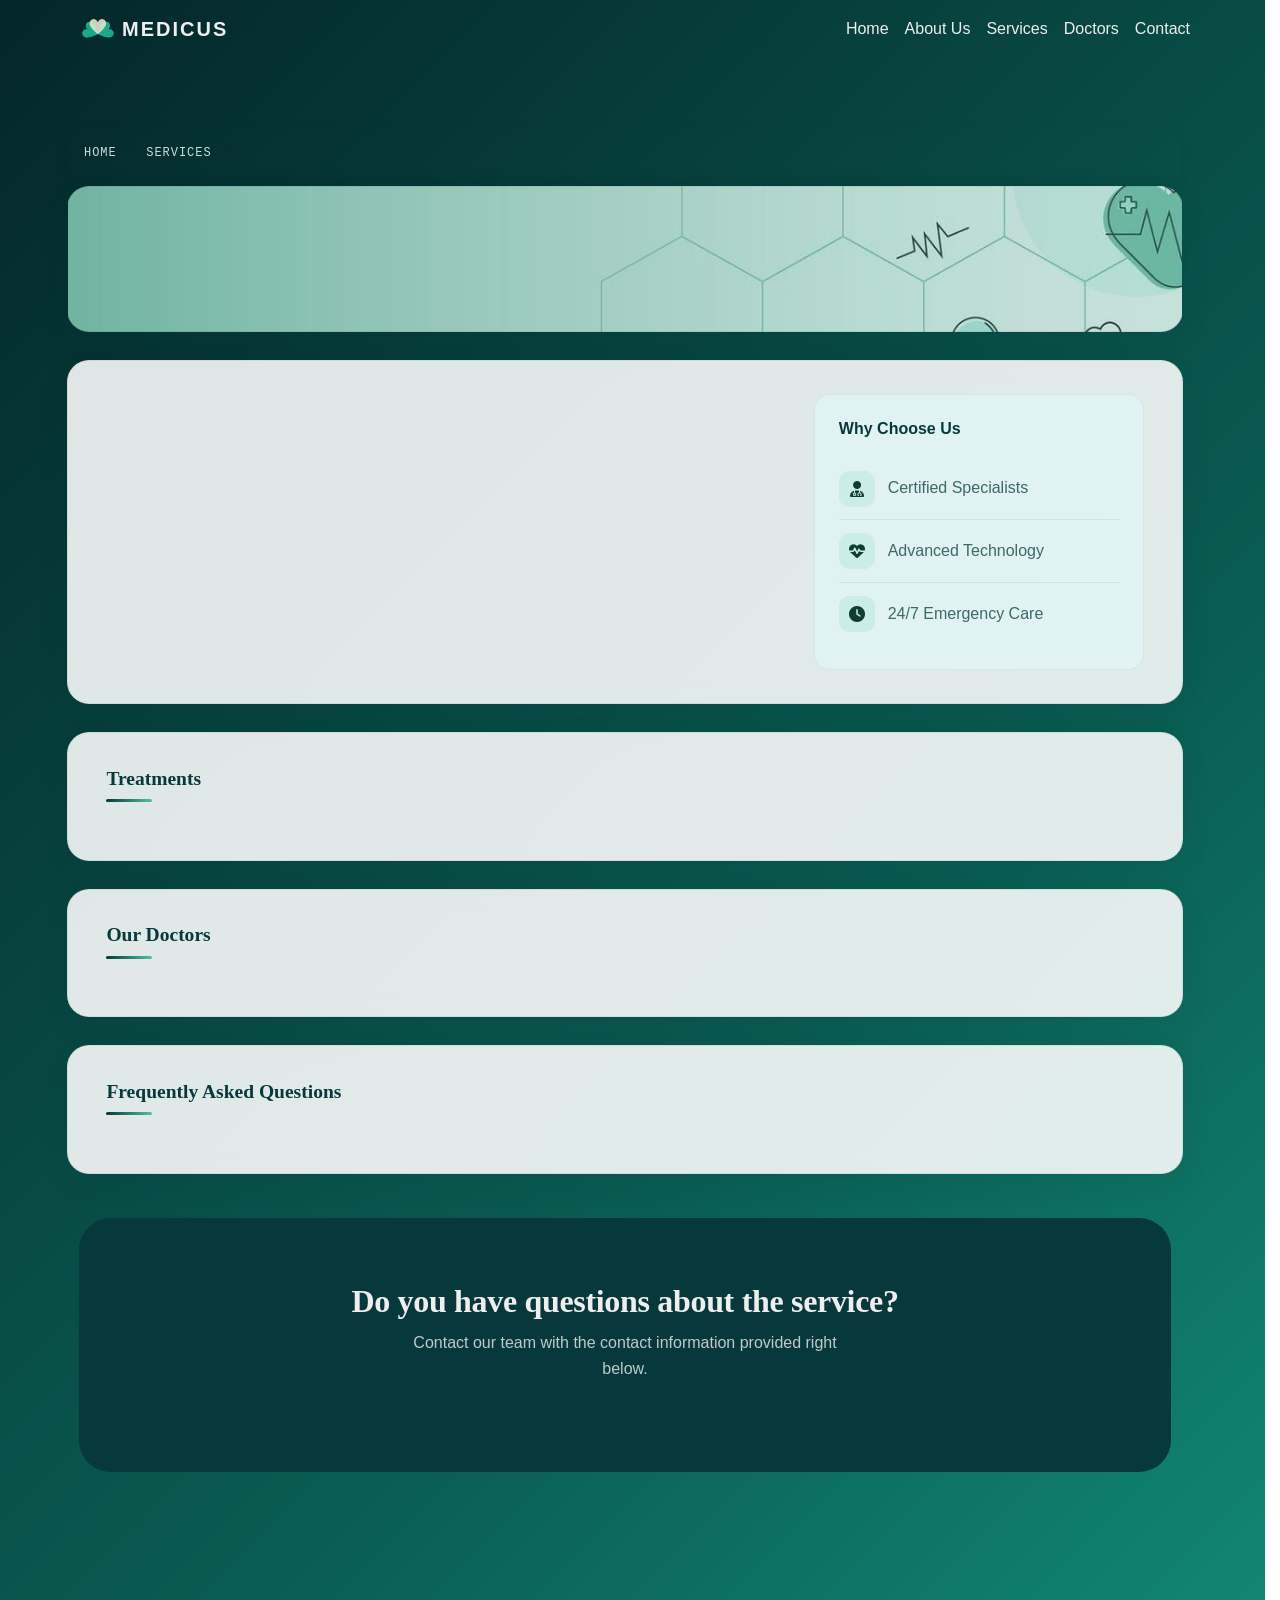
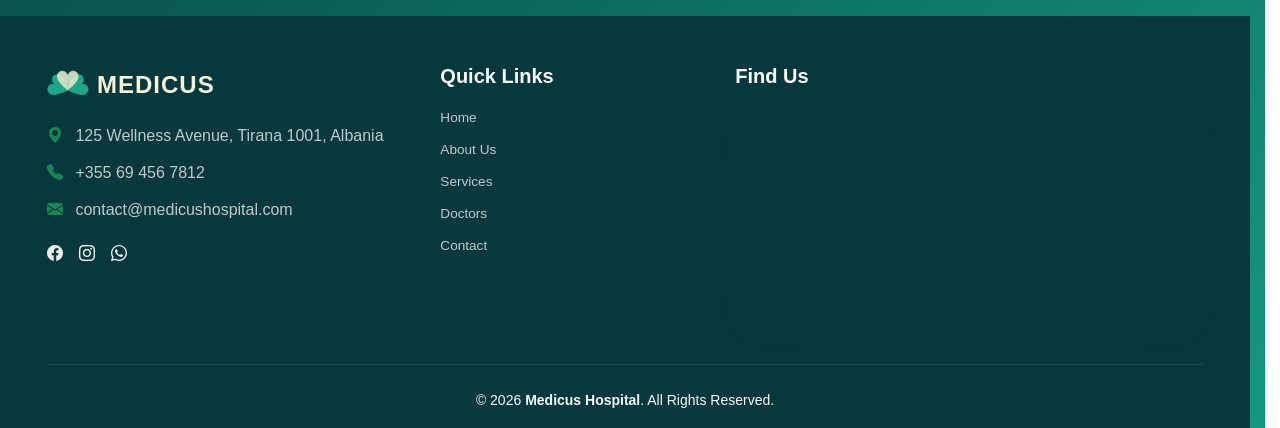
<file: service-detail.html>
<!DOCTYPE html>
<html lang="en">
<head>
  <meta charset="UTF-8">
  <meta name="viewport" content="width=device-width, initial-scale=1.0">
  <title>Service Detail | Medicus</title>
  <link href="https://cdn.jsdelivr.net/npm/bootstrap@5.3.3/dist/css/bootstrap.min.css" rel="stylesheet">
    <link rel="stylesheet" href="https://cdn.jsdelivr.net/npm/bootstrap-icons@1.11.3/font/bootstrap-icons.min.css">
  <link rel="stylesheet" href="https://cdnjs.cloudflare.com/ajax/libs/font-awesome/6.7.2/css/all.min.css">

  <link href="assets/css/style.css" rel="stylesheet">
</head>

<body class="service-detail-page">
  
  <site-nav></site-nav>

 <main class="container my-5">

  <!-- Breadcrumb -->
      <nav class="details-breadcrumb" aria-label="breadcrumb">
        <ol class="breadcrumb">
          <li class="breadcrumb-item">
            <a href="index.html">Home</a>
          </li>

          <li class="breadcrumb-item">
            <a href="services.html">Services</a>
          </li>

          <li class="breadcrumb-item active" id="breadcrumbService"></li>
        </ol>
      </nav>

  <!-- Service Header -->
      <section class="service-hero-bg">
        <div id="serviceHeader" class="service-header">   <!-- Filled by JS --> </div>
      </section>

    <!-- Quick Facts -->
      <div id="quickFacts"> <!-- Filled by JS --> </div>
    <!-- Overview + Highlights -->
      <section class="service-section">
        <div class="row g-4">
          <div class="col-lg-8">
            <div id="overviewText"><!-- Filled by JS --> </div>
          </div>

          <div class="col-lg-4">
            <div class="overview-highlights">
              <h5>Why Choose Us</h5>

              <div class="highlight-item">
                <i class="fa-solid fa-user-doctor"></i>
                <span>Certified Specialists</span>
              </div>

              <div class="highlight-item">
                <i class="fa-solid fa-heart-pulse"></i>
                <span>Advanced Technology</span>
              </div>

              <div class="highlight-item">
                <i class="fa-solid fa-clock"></i>
                <span>24/7 Emergency Care</span>
              </div>

            </div>
          </div>

        </div>
      </section>

      <!-- Treatments -->
      <section class="service-section">
        <h5>Treatments</h5>
        <div id="treatments"> <!-- Filled by JS --> </div>
      </section>

      <!-- Our Doctors -->
      <section class="service-section">
        <h5>Our Doctors</h5>
        <div id="doctorsTab"> <!-- Filled by JS --> </div>
      </section>

      <!-- FAQs -->
      <section class="service-section">
        <h5>Frequently Asked Questions</h5>
        <div id="faqs"> <!-- Filled by JS --> </div>
      </section>

          <!-- CTA -->
    <section class="py-3">
      <div class="container">
        <div class="cta" style="background-color: #07393c; color: #ffffff;">
          <h2>Do you have questions about the service?</h2>
          <p>Contact our team with the contact information provided right below.</p>
        </div>
      </div>
    </section>

  </main>

  <site-footer></site-footer> 

  <script src="https://cdn.jsdelivr.net/npm/bootstrap@5.3.3/dist/js/bootstrap.bundle.min.js"></script>
  <script src="assets/js/main.js"></script>
  <script type="module" src="assets/js/data/services-data.js"></script>
  <script type="module" src="assets/js/data/doctors-data.js"></script>
  <script type="module" src="assets/js/service-detail.js"></script>

  </body>
</html>
</file>
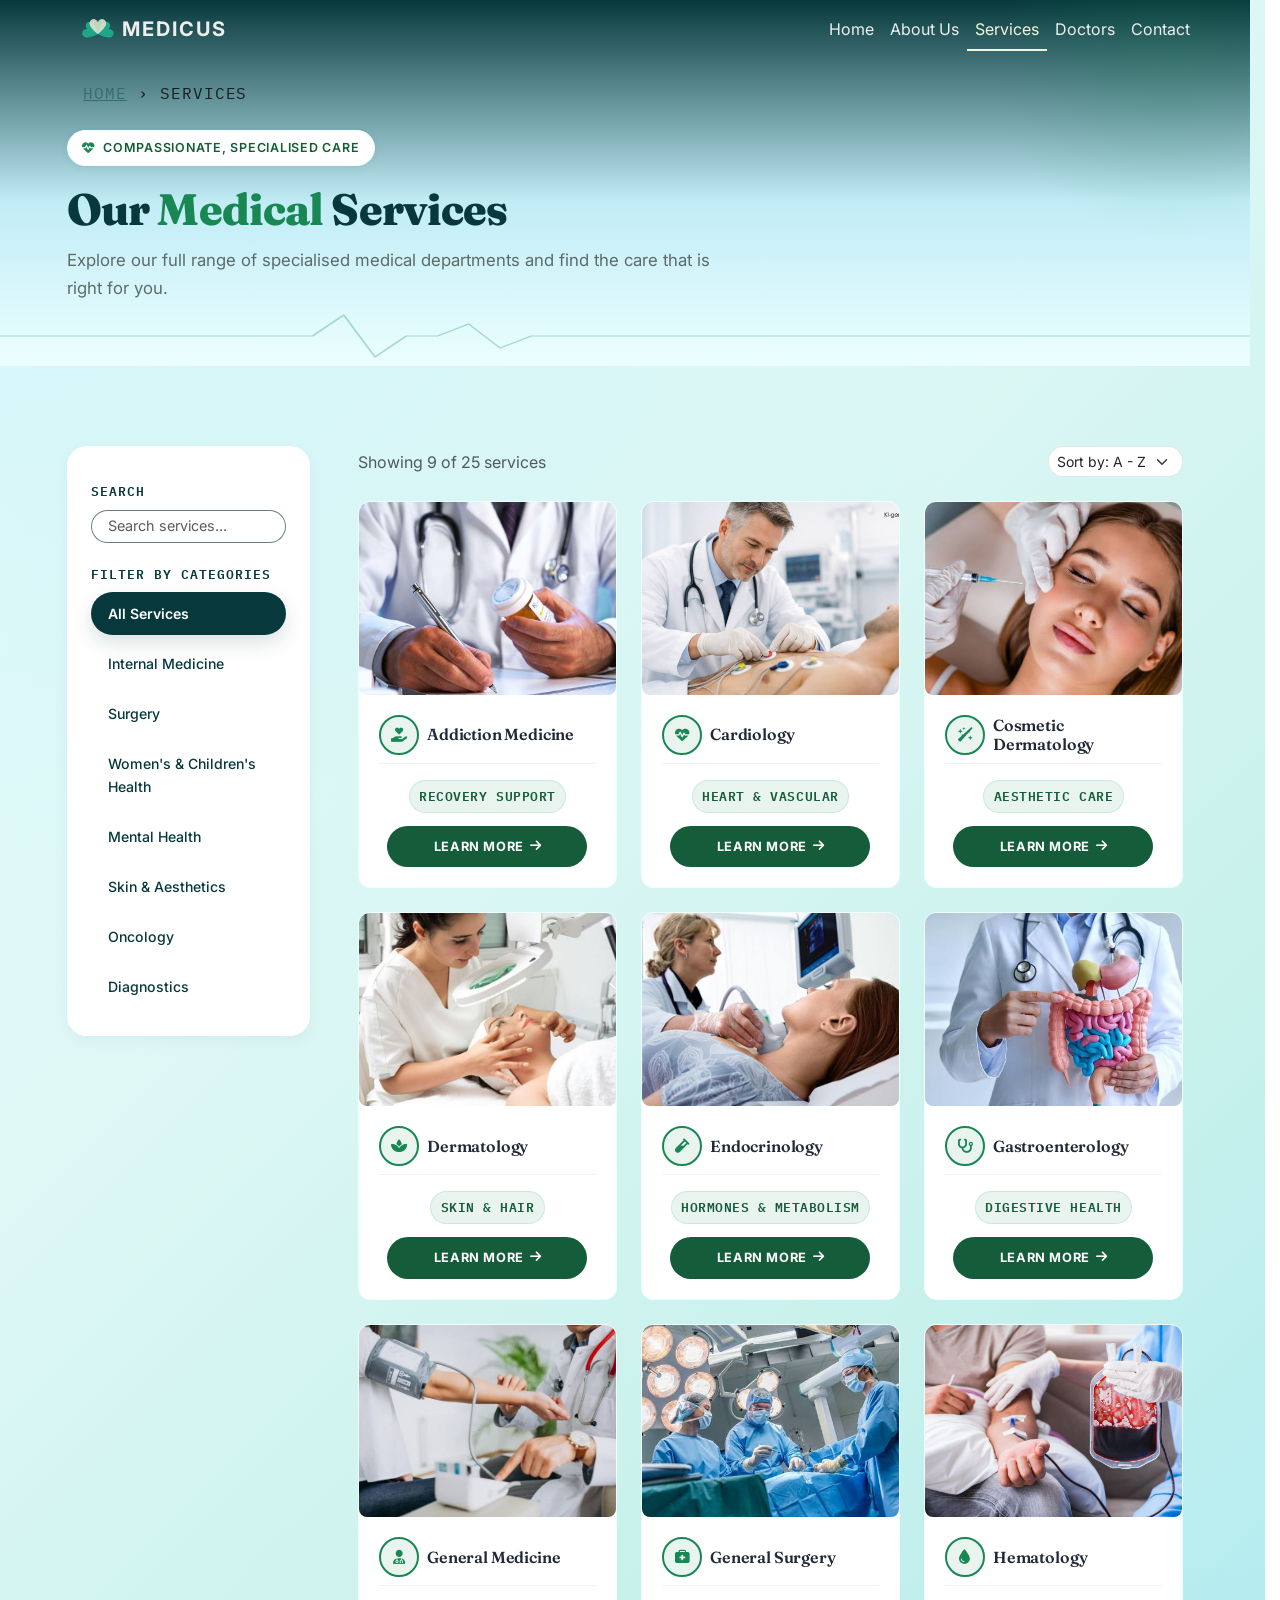
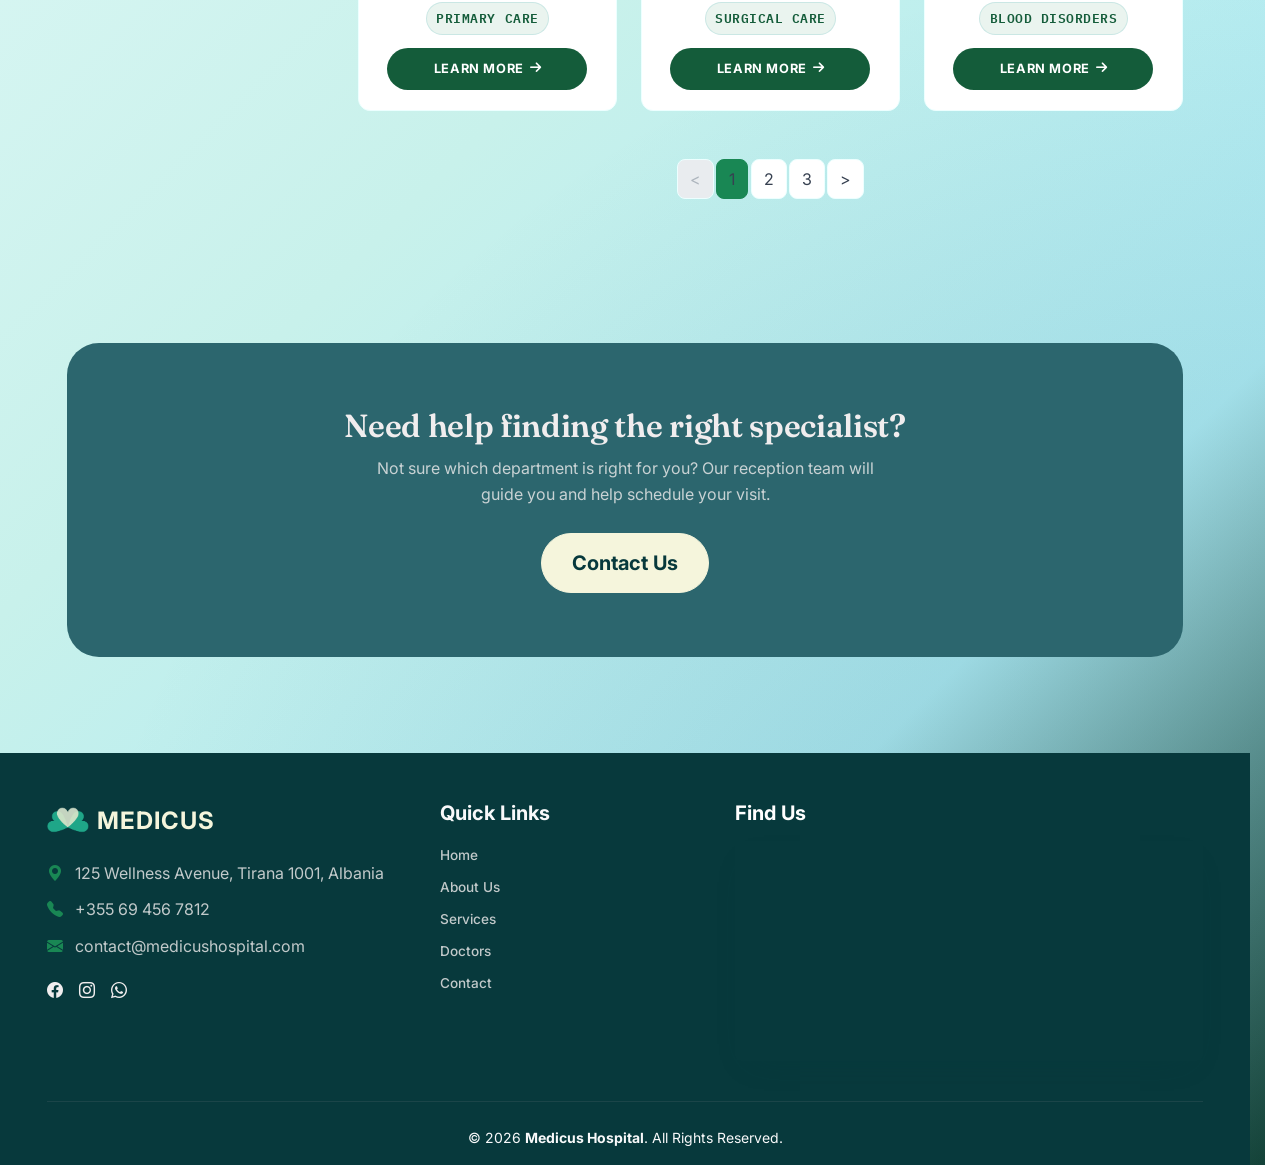
<file: services.html>
<!DOCTYPE html>
<html lang="en">
<head>
  <meta charset="UTF-8">
  <meta name="viewport" content="width=device-width, initial-scale=1.0">
  <meta name="description" content="Medicus — compassionate, modern healthcare with certified specialists, advanced technology and 24/7 care.">
  <title>Our Medical Services | Medicus</title>
  <link rel="preconnect" href="https://fonts.googleapis.com">
  <link rel="preconnect" href="https://fonts.gstatic.com" crossorigin>
  <link href="https://fonts.googleapis.com/css2?family=Fraunces:ital,wght@0,500;0,600;0,700;1,500;1,600&family=Inter:wght@400;500;600;700&family=IBM+Plex+Mono:wght@500;600&display=swap" rel="stylesheet">
  <link href="https://cdn.jsdelivr.net/npm/bootstrap@5.3.3/dist/css/bootstrap.min.css" rel="stylesheet">
  <link href="https://cdnjs.cloudflare.com/ajax/libs/font-awesome/6.5.2/css/all.min.css" rel="stylesheet">
  <link rel="stylesheet" href="https://cdn.jsdelivr.net/npm/bootstrap-icons@1.11.3/font/bootstrap-icons.min.css">
  <link href="assets/css/style.css" rel="stylesheet">
</head>

<body class="services-page">
  <!-- Navbar -->
<site-nav></site-nav>

  <!-- Services Hero Section -->
<header class="page-hero">
  <div class="page-hero-glow" aria-hidden="true"></div>
  <!-- Linja e EEG / Pulse -->
  <svg class="page-hero-pulse" viewBox="0 0 1200 100" preserveAspectRatio="none" aria-hidden="true">
    <path d="M0,50 L300,50 L330,15 L360,85 L390,50 L420,50 L450,30 L480,70 L510,50 L1200,50" />
  </svg>

  <div class="container position-relative">
    <!-- Breadcrumb -->
    <nav class="hero-breadcrumb" aria-label="breadcrumb">
      <a href="index.html">Home</a>
      <span class="sep">&rsaquo;</span>
      <span class="current">Services</span>
    </nav>

    <!-- Eyebrow / Tag-u i vogël -->
    <span class="hero-eyebrow">
      <i class="fa-solid fa-heart-pulse"></i>
      Compassionate, Specialised Care
    </span>
    <!-- Titulli dhe Përshkrimi -->
    <h1 class="hero-title"> Our <span>Medical</span> Services</h1> 
    <p class="hero-text">Explore our full range of specialised medical departments and find the care that is right for you.</p>
  </div>
</header>


  <main class="container">
    <div class="row g-3 g-lg-5">     
       <!-- Sidebar: search + category filters -->
      <aside class="col-lg-3 mb-1 mb-lg-0 sidebar-col">
        <div class="services-sidebar">
          <h6 class="sidebar-label">Search</h6>
          <div class="mb-4" id="searchWrapSmall">
            <input type="search" id="serviceSearch" class="form-control" placeholder="Search services...">
          </div>

          <!-- Buton toggle, vetem per tablet/mobile -->
          <button type="button"
                  class="category-toggle d-lg-none"
                  data-bs-toggle="collapse"
                  data-bs-target="#categoryFilters"
                  aria-expanded="false"
                  aria-controls="categoryFilters">
            <span>Filter by categories</span>
            <i class="bi bi-chevron-down"></i>
          </button>

          <!-- Label vetem per desktop -->
          <h6 class="sidebar-label d-none d-lg-block">Filter by categories</h6>

          <div class="category-filters collapse" id="categoryFilters">
            <button type="button" class="category-btn active" data-category="All Services">All Services</button>
            <button type="button" class="category-btn" data-category="Internal Medicine">Internal Medicine</button>
            <button type="button" class="category-btn" data-category="Surgery">Surgery</button>
            <button type="button" class="category-btn" data-category="Women's & Children's Health">Women's &amp; Children's Health</button>
            <button type="button" class="category-btn" data-category="Mental Health">Mental Health</button>
            <button type="button" class="category-btn" data-category="Skin & Aesthetics">Skin &amp; Aesthetics</button>
            <button type="button" class="category-btn" data-category="Oncology">Oncology</button>
            <button type="button" class="category-btn" data-category="Diagnostics">Diagnostics</button>
          </div>
        </div>
      </aside>

      <!-- Grid containing of all services -->
      <div class="col-lg-9 services-main-panel">
        <div class="d-flex justify-content-between align-items-center mb-4 flex-wrap gap-2">
          <p class="text-muted mb-0" id="resultsCount">Showing services...</p>
          <select id="sortSelect" class="form-select form-select-sm w-auto">
            <option value="az">Sort by: A - Z</option>
            <option value="za">Sort by: Z - A</option>
          </select>
        </div>

        <div class="row g-4" id="servicesGrid">
          <!-- Service cards get rendered here by JS using assets/js/data/services-data.json -->
        </div>

        <nav class="mt-5" aria-label="Services pagination">
          <ul class="pagination justify-content-center" id="pagination"></ul>
        </nav>
      </div>

    </div>
  </main>

  <!-- CTA Section -->
    <section class="py-5">
      <div class="container">
        <div class="cta">
          <h2>Need help finding the right specialist?</h2>
          <p>Not sure which department is right for you? Our reception team will guide you and help schedule your visit.</p>
          <a href="contact.html" class="btn btn-cta btn-lg">Contact Us</a>
        </div>
      </div>
    </section>

  <!-- Footer Section -->
<site-footer></site-footer>

  <script src="https://cdn.jsdelivr.net/npm/bootstrap@5.3.3/dist/js/bootstrap.bundle.min.js"></script>
  <script src="assets/js/main.js"></script>
  <link href="https://unpkg.com/aos@2.3.1/dist/aos.css" rel="stylesheet">
  <script src="https://unpkg.com/aos@2.3.1/dist/aos.js"></script>
  <script type="module" src="assets/js/services.js"></script>
  <script type="module" src="assets/js/data/doctors-data.js"></script></body>
</html>
</file>
<file: assets/css/style.css>
:root {
  --bs-primary: #07393c;
  --bs-primary-rgb: 7, 57, 60;

  /* costum variables */
  --color-onyx: #0a090c;
  --color-platinum: #f0edee;
  --color-dark-teal: #07393c;
  --color-stormy-teal: #2c666e;
  --color-frosted-blue: #90ddf0;
  --color-background: #ecffff;
  --color-beige: #f5f5dc;

  --section-space: clamp(3rem, 6vw, 5.5rem);

  --font-display: "Fraunces", "Iowan Old Style", serif;
  --font-body: "Inter", -apple-system, BlinkMacSystemFont, sans-serif;
  --font-mono: "IBM Plex Mono", "SFMono-Regular", monospace;

  --radius-sm: 10px;
  --radius-md: 20px;
  --radius-lg: 32px;

  --shadow-card: 0 12px 30px -18px rgba(7, 57, 60, 0.35);
  --shadow-float: 0 24px 55px -20px rgba(7, 57, 60, 0.45);

  --ease: cubic-bezier(.22, 1, .36, 1);
  --section-pad: clamp(3.5rem, 6vw, 6rem);

  /* services.html tokens */
  --services-green: var(--bs-success, #198754);
  --services-green-dark: #145c3a;
  --services-green-tint: #eaf4ef;
  --services-border: #ecffff;
  --services-dark-teal: #07393c;
  --services-frosted-blue: #90ddf0;
  --services-green-rgb: 25, 135, 84;
  --services-text-muted: #5b6b68;
  --services-panel-bg: #f4f9f8;

  --brand-deep: #0f3d2e;
  --brand-mid: #198754;
  --brand-light: #4f9d79;
  --brand-pale: #eafaf3;
  --accent: #e6c88c;
  --accent-ink: #4a3410;
  --ink: #14532d;
  --ink-soft: #333333;
  --surface: #ffffff;
  --surface-soft: #f4f9f7;
  --border-soft: #e8f0ec;
  --detail-shadow-sm: 0 4px 14px rgba(15, 61, 46, .08);
  --detail-shadow-md: 0 10px 25px rgba(15, 61, 46, .10);
  --detail-shadow-lg: 0 12px 28px rgba(15, 61, 46, .16);
  --detail-radius-lg: 20px;
  --detail-radius-md: 15px;
}

html, body {
  overflow-x: hidden;
  width: 100%;
  scrollbar-gutter: stable;
}

/* Base body */
body {
  color: var(--color-onyx);
  font-family: var(--font-body);
  line-height: 1.65;
  -webkit-font-smoothing: antialiased;

  background:
    radial-gradient(circle at top left,
      rgba(144, 221, 240, 0.28) 0%,
      transparent 35%),
    radial-gradient(circle at bottom right,
      rgba(25, 70, 76, 0.2) 0%,
      transparent 40%),
    linear-gradient(
      135deg,
      #ecffff 0%,
      #dff8f6 28%,
      #c8f1eb 55%,
      #aceaf4 80%,
      #124133 100%
    );
    width: 100%;
    overflow-x: hidden;
}

.btn-primary {
  background-color: var(--bs-primary);
  border-color: var(--bs-primary);
}

.btn-primary:hover {
  background-color: var(--color-stormy-teal);
  border-color: var(--color-stormy-teal);
}

.text-success { color: var(--bs-primary);}
.bg-success { background-color: var(--bs-primary) ; }
.bg-light {  background-color: var(--color-platinum) ;}

.bg-accent {
  background-color: var(--color-frosted-blue) ;
  color: var(--color-onyx) !important; 
}

/* 
********************************
Navigation bar 
********************************
*/

site-nav {
  position: fixed;
  top: 0;
  left: 0;
  right: 0;
  z-index: 1000;
  background: transparent;
  transition: background .3s ease, box-shadow .3s ease;
}

site-nav.scrolled {
  background: var(--color-dark-teal);
  box-shadow: 0 4px 20px rgba(0,0,0,.15);
}

#hero {
  padding-top: 90px; 
  overflow-x: hidden;
}

.navbar-brand {
  letter-spacing: 2px;
  color: var(--color-platinum) !important;
}

.navbar-toggler{
    padding:0;
    border:0;
    background:none;
    padding-right:1rem;
    
}

.navbar .nav-link {
  position: relative;
  color: var(--color-platinum);
  transition: color 0.25s ease;
}

.navbar .nav-link:hover,
.navbar .nav-link.active {
  color: var(--color-beige) !important;
}

.navbar .nav-link::after {
  content: "";
  position: absolute;
  left: 50%;
  bottom: 0;
  width: 0;
  height: 2px;
  background-color: var(--color-beige);
  transition: width 0.25s ease, left 0.25s ease;
}

.navbar .nav-link:hover::after,
.navbar .nav-link.active::after {
  width: 100%;
  left: 0;
}


@media (max-width: 991.98px) {

  .navbar{
    padding: .8rem 0;
  }

  .navbar-brand{
    display: flex;
    align-items: center;
    gap: .55rem;
    font-size: 1rem;
    letter-spacing: .08em;
  }

  .navbar-brand img{
    width: 32px;
    height: 32px;
    object-fit: contain;
  }

  .navbar-toggler{
    padding: .5rem .7rem;
    border-radius: 12px;
    border: 1px solid rgba(255,255,255,.18);
    background: rgba(255,255,255,.08);
    backdrop-filter: blur(8px);
    transition: background .25s ease;
  }

  .navbar-toggler:hover{
    background: rgba(255,255,255,.14);
  }

  .navbar-toggler:focus{
    box-shadow: none;
  }

  .navbar-toggler-icon{
    filter: invert(1);
  }

  .navbar-collapse{
    margin-top: 1rem;
    padding: 1rem;
    border-radius: 18px;
    background: linear-gradient(
      180deg,
      rgba(7,57,60,.98),
      rgba(11,77,80,.98)
    );
    border: 1px solid rgba(255,255,255,.08);
    box-shadow: 0 18px 40px rgba(0,0,0,.22);
  }

  .navbar-nav{
    gap: .35rem;
  }

  .navbar-nav .nav-link{
    padding: .9rem 1rem;
    border-radius: 12px;
    font-size: .95rem;
    font-weight: 500;
    transition: background .25s ease, transform .25s ease;
  }

  .navbar .nav-link::after{
    display: none;
  }

  .navbar-nav .nav-link:hover,
  .navbar-nav .nav-link.active{
    background: rgba(255,255,255,.10);
    color: #fff !important;
    transform: translateX(6px);
  }

}

@media (min-width:768px) and (max-width:991.98px){

  .navbar{
    padding: .9rem 0;
  }

  .navbar-collapse{
    padding: 1.2rem;
  }

  .navbar-nav .nav-link{
    font-size: 1rem;
  }

}

@media (max-width:575.98px){

  .navbar{
    padding: .7rem 0;
  }

  .navbar-brand{
    font-size: .9rem;
  }

  .navbar-brand img{
    width: 28px;
    height: 28px;
  }

  .navbar-toggler{
    padding: .45rem .6rem;
  }

  .navbar-collapse{
    padding: .9rem;
    border-radius: 16px;
  }

  .navbar-nav .nav-link{
    padding: .8rem .9rem;
    font-size: .92rem;
  }

}

#hero .hero-title,
#hero .hero-title em {
  font-size: clamp(1.5rem, 4.4vw, 3.4rem);
}

#hero .hero-title {
  color: #fff;
}

#hero .hero-title em {
  color: var(--accent);
}

#hero .hero-lede {
    max-width: 620px;
    color: rgba(255, 255, 255, 0.95);

    font-size: clamp(0.95rem, 1.6vw, 1.25rem);
    line-height: 1.65;
    font-weight: 400;

    background: rgba(7, 57, 60, 0.35);
    backdrop-filter: blur(10px);
    -webkit-backdrop-filter: blur(10px);

    border: 1px solid rgba(255, 255, 255, 0.18);
    border-radius: 1.25rem;

    padding: clamp(.8rem, 2vw, 1.25rem);

    box-shadow: 0 10px 30px rgba(0,0,0,.18);
    text-shadow: 0 2px 8px rgba(0,0,0,.45);
}

h1, h2, h3, .font-display {
  font-family: var(--font-display);
  color: var(--color-dark-teal);
  letter-spacing: -0.01em;
  font-weight: 600;
}

h1 em, h2 em { font-style: italic; color: var(--color-stormy-teal); }

p { color: var(--color-onyx); }

a { color: var(--color-stormy-teal); }
a:hover { color: var(--color-dark-teal); }

section { padding-block: var(--section-pad); }


*:focus-visible {
  outline: 2px solid var(--color-dark-teal);
  outline-offset: 3px;
  border-radius: 4px;
}

/* Eyebrow label: the signature used to open every section */
.eyebrow {
  display: inline-flex;
  align-items: center;
  gap: .6rem;
  font-family: var(--font-mono);
  text-transform: uppercase;
  letter-spacing: .16em;
  font-size: .72rem;
  color: var(--color-stormy-teal);
  margin-bottom: .9rem;
}

.eyebrow::before {
  content: "";
  width: 26px;
  height: 2px;
  background: var(--color-dark-teal);
  display: inline-block;
}

.hero-copy .eyebrow{
  color: var(--color-frosted-blue);
}
.eyebrow-invert { color: var(--color-frosted-blue); }
.eyebrow-invert::before { background: var(--color-beige); }

.section-head { max-width: 640px; margin-bottom: 2.75rem; }
.section-head h2 { font-size: clamp(1.7rem, 2.6vw, 2.3rem); margin-bottom: .5rem; }
.section-head p { margin: 0; }

.btn { border-radius: 999px; font-weight: 600; padding: .7rem 1.5rem; transition: transform .2s var(--ease), background-color .2s var(--ease); }
.btn:hover { transform: translateY(-1px); }
.btn-lg { padding: .85rem 1.9rem; }

.btn-cta {
  background-color: var(--color-beige);
  border-color: var(--color-beige);
  color: var(--color-dark-teal);
  font-weight: 700;
}

.btn-cta:hover { background-color: #eee9c8; border-color: #eee9c8; color: var(--color-dark-teal); }

/* HERO Styling main page */
#hero {
  position: relative;
  min-height: 680px;
  display: flex;
  align-items: center;
  overflow: visible;  
  padding-bottom: 110px; 
  color: var(--color-dark-teal);
}


/* ==========================
   HERO BACKGROUND
========================== */

.hero-bg{
    position:absolute;
    inset:0;
    z-index:0;
    overflow:hidden;
}

.hero-bg-img{
    width:100%;
    height:100%;
    display:block;
    object-fit:cover;
}

/* Large Desktop */
@media (min-width:1400px){

    .hero-bg-img{
        object-position:center center;
    }

}

/* Desktop */
@media (max-width:1399.98px){

    .hero-bg-img{
        object-position:center center;
    }

}

/* Laptop */
@media (max-width:1199.98px){
    .hero-bg-img{
        object-position:60% center;
    }

}

/* Tablet */
@media (max-width:991.98px){

    .hero-bg-img{
        object-position:68% center;
    }

}

/* Large phones */
@media (max-width:767.98px){

    .hero-bg-img{
        object-position:72% center;
    }

 
}
/* Small phones */
@media (max-width: 480px) {

      .hero-bg {
        min-height: 250px; 
  }

.hero-bg-img {
    width: 100%;
    height: 98%;
  
}

}

.hero-copy {
  position: relative;
  z-index: 2;
  max-width: 560px;
}

.hero-title {
  font-size: clamp(1.5rem, 4.4vw, 3.4rem);
  line-height: 1.08;
  margin-bottom: 1.1rem;
  color: #fff;
}

.hero-actions {
  display: flex;
  align-items: center;
  gap: .85rem;
  flex-wrap: wrap;
  margin-bottom: 2rem;
}

/* BOOK APPOINTMENT BUTTON */
.doctor-header-cta {
  position: relative;
  z-index: 2;
  align-self: center;
  white-space: nowrap;
  padding: 1rem 2rem;
  border-radius: 999px;
  border: none;
  overflow: hidden;
  color: #062d2f;
  font-weight: 700;
  background: linear-gradient(120deg, #ffd166, #4bc4a0);
  box-shadow: 0 14px 30px rgba(0, 0, 0, .25);
  transition:
    transform .25s ease,
    box-shadow .25s ease;
}

.doctor-header-cta::before {
  content: "";
  position: absolute;
  inset: 0;
  background: linear-gradient(120deg, transparent, rgba(255, 255, 255, .35), transparent);
  transform: translateX(-120%);
  transition: transform .5s ease;
}

.doctor-header-cta:hover {
  transform: translateY(-3px);
  box-shadow: 0 20px 38px rgba(0, 0, 0, .3);
}

.doctor-header-cta:hover::before {
  transform: translateX(120%);
}

/* --- Our services button styling --- */
.hero-btn-ghost{
    display: inline-flex;
    align-items: center;
    gap: .75rem;

    padding: .5rem 1.2rem;

    color: #eef8f8;
    text-decoration: none;
    font-weight: 600;

    background: rgba(255,255,255,.08);
    border: 1px solid rgba(255,255,255,.18);
    border-radius: 999px;

    backdrop-filter: blur(10px);
    -webkit-backdrop-filter: blur(10px);

    transition: all .35s ease;
}

.hero-btn-ghost-icon{
    width: 42px;
    height: 42px;

    display: flex;
    align-items: center;
    justify-content: center;

    border-radius: 50%;
    background: linear-gradient(135deg,#105742,#0ea5a5);
    color: #fff;
    font-size: .9rem;

    transition: transform .35s ease;
}

.hero-btn-ghost:hover{
    transform: translateY(-3px);
    color: #fff;

    background: rgba(32,201,151,.15);
    border-color: rgba(32,201,151,.45);

    box-shadow: 0 12px 30px rgba(14,165,165,.25);
}

.hero-btn-ghost:hover .hero-btn-ghost-icon{
    transform: scale(1.08);
}


.hero-trust {
  display: flex;
  align-items: center;
  gap: 1rem;
}


.hero-trust-avatars { display: flex; }

.avatar-chip {
  width: 36px;
  height: 36px;
  border-radius: 50%;
  background: rgba(255, 255, 255, .15);
  color: #fff;
  display: flex;
  align-items: center;
  justify-content: center;
  font-family: var(--font-mono);
  font-weight: 700;
  font-size: .7rem;
  border: 2px solid rgba(255, 255, 255, .5);
  margin-left: -10px;
}

.avatar-chip:first-child { margin-left: 0; }

.hero-trust-text {
  font-size: .85rem;
  color: rgba(255, 255, 255, .85);
  margin: 0;
}

.hero-trust-text strong { color: #fff; }

/* --- Stats bar --- */
.hero-stats {
  position: absolute;
  left: 0;
  right: 0;
  bottom: -70px;
  z-index: 3;
}

.hero-stats-grid {
    position: relative;
    overflow: hidden;
    left: 0;
    right: 0;
  background:
    radial-gradient(
      circle at 15% 50%,
      rgba(218, 183, 92, 0.28),
      transparent 35%
    ),
    radial-gradient(
      circle at 85% 20%,
      rgba(255, 215, 120, 0.18),
      transparent 35%
    ),
    linear-gradient(
      135deg,
      var(--color-dark-teal),
      #0a4d50
    );
  border-radius: var(--radius-md, 16px);
  box-shadow: var(--shadow-float, 0 25px 50px rgba(0, 0, 0, .18));
  padding: 2rem 1.5rem;
  display: grid;
  grid-template-columns: repeat(3, 1fr);
  text-align: center;
}



/* Soft golden glow */
.hero-stats-grid::before {
  content: "";
  position: absolute;
  width: 280px;
  height: 280px;
  top: -120px;
  left: -110px;

  background: radial-gradient(
    circle,
    rgba(46, 78, 18, 0.35) 0%,
    rgba(160, 225, 95, 0.364) 35%,
    transparent 70%
  );

  filter: blur(20px);
  border-radius: 50%;
  animation: goldenGlow 8s ease-in-out infinite alternate;
  pointer-events: none;
  overflow-x: hidden;
}

/* Second moving glow */
.hero-stats-grid::after {
  content: "";
  position: absolute;
  width: 220px;
  height: 220px;
  right: -80px;
  bottom: -120px;

  background: radial-gradient(
    circle,
    rgba(255, 215, 120, 0.25),
    transparent 70%
  );

  filter: blur(25px);
  border-radius: 50%;
  animation: goldenGlowRight 10s ease-in-out infinite alternate;
  pointer-events: none;
  overflow-x: hidden;
}

@keyframes goldenGlow {
  0% {
    transform: translate(0, 0) scale(1);
  }

  50% {
    transform: translate(180px, 60px) scale(1.3);
  }

  100% {
    transform: translate(350px, 10px) scale(0.9);
  }
}

@keyframes goldenGlowRight {
  0% {
    transform: translate(0, 0) scale(1);
  }

  50% {
    transform: translate(-150px, -60px) scale(1.25);
  }

  100% {
    transform: translate(-300px, 20px) scale(0.9);
  }
}

.stats {
  background: var(--color-dark-teal);
  color: var(--color-platinum);
  padding-block: var(--section-pad); 

}
.stats-grid {
  display: grid;
  grid-template-columns: repeat(3, 1fr);
}
.stat {
  text-align: center;
  padding-inline: 1rem;
  border-left: 1px solid rgba(240, 237, 238, .18);
  display: flex;
  flex-direction: column;
  gap: 0;
  position: relative;
  padding: 0;
}
.stat:first-child { border-left: none; }


.stat:not(:last-child)::after {
  content: "";
  position: absolute;
  right: 0;
  top: 10%;
  height: 80%;
  width: 1px;
  background: rgba(0, 0, 0, .08);
}

.stat-num {
  display: block;
  font-weight: 700;
  color: var(--color-beige);
  font-size: clamp(.85rem, 2vw, 1.7rem);
  line-height: 1;
  margin-top: .3rem;
  font-family: var(--font-mono);
  text-transform: uppercase;
  letter-spacing: .05em;

}

.stat-label {
  display: block;
  font-family: var(--font-mono);
  text-transform: uppercase;
  letter-spacing: .1em;
  font-size: .7rem;
  color: var(--color-frosted-blue);
  margin-top: .4rem;
}


/* Responsive */

@media (max-width: 575.98px) {

.hero-stats-grid{
    grid-template-columns: repeat(2, minmax(110px, 140px));
    justify-content: center;
    gap: .75rem;
}
  .stat:nth-child(2)::after { display: none; }

  .appointment-card {
  position: absolute;
  left: -1.5rem;
  bottom: -1.5rem;
  width: min(280px, 78%);
}

.hero-trust {
    display: inline-flex;
    align-items: center;
    gap: 1rem;

    color: rgba(255, 255, 255, 0.95);
    font-size: clamp(0.5rem, 1.5vw, 1.1rem);
    font-weight: 500;

    position: relative;
    top: 60px;

    border-radius: 1rem;
    padding: .8rem 1.2rem;
}

#mission{
margin-top: 0;
}

#why-choose{
  margin-top: 1rem;
}

  }


@media (max-width:991.98px){

    #hero{
        min-height:620px;
        padding:6rem 0 7rem;
    }
    
    #hero .container{
        align-items: flex-start;
        padding-top: 3rem;
    }

    .hero-copy{
        max-width:100%;
    }

    .hero-title{
        font-size:clamp(1.5rem,6vw,3rem);
    }

    .hero-stats-grid{
        grid-template-columns:repeat(3,1fr);
        padding:1.5rem;
    }


    .doctor-header-cta{
font-size:clamp(.85rem,2vw,1.1rem);
    }
    .hero-btn-ghost{
font-size:clamp(.85rem,2vw,1.1rem);

}

}

@media (max-width:767.98px){

    #hero{
        min-height:auto;
        padding: 6rem 0 9rem;
        align-items:flex-start;
    }

    #hero .container{
        align-items: flex-start;
        padding-top: 0;
        margin-top: 0;
    }
    
    .hero-bg-img{
        object-position:72% center;
    }

    .hero-copy{
        max-width:100%;
        text-align:center;
      margin-top:70px;
    }

    .hero-actions{
        justify-content:center;
    }

    .hero-trust{
        justify-content:center;
        flex-wrap:wrap;
        text-align:center;
    }

    .hero-stats{
        bottom:-120px;
        top: 90%;
    }

 .hero-stats-grid {
    grid-template-columns: repeat(3, 1fr);
    gap: .4rem;
    padding: 1rem .5rem;
  }

  .stat-num {
    font-size: 1.2rem;
  }

  .stat-label {
    font-size: .55rem;
    letter-spacing: .04em;
    line-height: 1.3;
  }

  .stat {
    padding: 0 .25rem;
  }

  .stat:not(:last-child)::after {
    height: 65%;
  }
    .stat::after{
        display:none;
    }



}

@media (max-width: 480px) {

  .hero-actions {
    display: flex;
    flex-direction: row;
    align-items: center;
    gap: 0.5rem;
    width: 100%;
    flex-wrap: nowrap;
  }

  .doctor-header-cta,
  .hero-btn-ghost {
    flex: 1;
    width: auto;
    justify-content: center;
    text-align: center;
    padding: 0.7rem 0.8rem;
    font-size: 0.85rem;
    white-space: nowrap;
  }

  .hero-btn-ghost-icon {
    width: 26px;
    height: 26px;
    font-size: 0.75rem;
  }

  
}

.appointment-card {
  position: absolute;
  left: 0;
  bottom: -1.5rem;
  right:0;
  width: min(280px, 78%);
  background: #fff;
  border-radius: var(--radius-md);
  padding: 1.2rem 1.3rem;
  box-shadow: var(--shadow-float);
  border-left: 4px solid var(--color-frosted-blue);
}

.appointment-eyebrow {
  font-family: var(--font-mono);
  font-size: .65rem;
  text-transform: uppercase;
  letter-spacing: .12em;
  color: var(--color-stormy-teal);
  margin-bottom: .6rem;
}

.appointment-doctor { display: flex; align-items: center; gap: .7rem; margin-bottom: .8rem; }

.avatar-placeholder {
  width: 40px;
  height: 40px;
  border-radius: 50%;
  background: var(--color-frosted-blue);
  color: var(--color-dark-teal);
  display: flex;
  align-items: center;
  justify-content: center;
  font-family: var(--font-mono);
  font-weight: 700;
  font-size: .8rem;
  flex-shrink: 0;
}

.appointment-name { font-weight: 700; margin: 0; font-size: .92rem; color: var(--color-onyx); }
.appointment-role { margin: 0; font-size: .78rem; color: var(--color-stormy-teal); }

.appointment-slot {
  display: inline-block;
  font-family: var(--font-mono);
  font-size: .72rem;
  background: var(--color-background);
  padding: .35rem .7rem;
  border-radius: 999px;
  color: var(--color-dark-teal);
}

/*   OUR MISSION  */
#mission {
  position: relative;
  overflow: hidden;
  background: linear-gradient(
    135deg,
    var(--color-dark-teal) 0%,
    #0a4d50 60%,
    #0f3d2e 100%
  );
  border-radius: var(--radius-lg);
  margin-top: 10%;
  margin-inline: clamp(1rem, 4vw, 2rem);
  padding: 4rem 0 2.5rem;
  margin-top: 7rem;
}

#mission::before,
#mission::after {
  content: "";
  position: absolute;
  border-radius: 50%;
  filter: blur(30px);
  pointer-events: none;
}

#mission::before {
  width: 340px;
  height: 340px;
  top: -160px;
  left: -100px;
  background: radial-gradient(
    circle,
    rgba(144, 221, 240, .25),
    transparent 70%
  );
}

#mission::after {
  width: 260px;
  height: 260px;
  bottom: -120px;
  right: -80px;
  background: radial-gradient(
    circle,
    rgba(230, 200, 140, .25),
    transparent 70%
  );
}

.mission-wrap {
  position: relative;
  z-index: 1;
  display: grid;
  grid-template-columns: 1fr 1.1fr;
  gap: clamp(1.5rem, 4vw, 3rem);
  align-items: center;
}

.mission-side h2.mission-heading {
  color: #fff;
  font-size: clamp(1.5rem, 3vw, 2.2rem);
  line-height: 1.2;
  margin-bottom: .75rem;
 
}

.mission-sub {
  color: rgba(255, 255, 255, .75);
  max-width: 40ch;
  margin: 0;
  line-height: 1.6;
}

.mission-quote {
  position: relative;
  background: rgba(255, 255, 255, .06);
  backdrop-filter: blur(10px);
  border: 1px solid rgba(255, 255, 255, .15);
  border-radius: var(--radius-lg);

  /* Smaller quote card */
  padding: 2rem 2.2rem;
  margin: 0;
}

.mission-quote .quote-mark {
  font-family: var(--font-display);
  font-size: 4rem;
  color: var(--color-beige);
  line-height: 0;
  position: absolute;
  top: 1.8rem;
  left: 1.5rem;
  opacity: .8;
}

.mission-quote p {
  font-family: var(--font-display);
  font-style: italic;
  font-size: clamp(1rem, 2vw, 1.35rem);
  color: #fff;
  margin: 0 0 1rem 2rem;
  line-height: 1.5;
}

.mission-signature {
  margin-left: 2rem;
  font-family: var(--font-mono);
  font-size: .7rem;
  text-transform: uppercase;
  letter-spacing: .1em;
  color: var(--color-frosted-blue);
}


@media (max-width: 575.98px) {
  #mission {
    margin-inline: .75rem;
    margin-top: 60px;
    padding: 3rem 0 1.5rem;
  }

  .mission-wrap {
    gap: 1.5rem;
  }

  .mission-side h2.mission-heading {
    font-size: 1.5rem;
  }

  .mission-sub {
    font-size: .9rem;
  }

  .mission-quote {
    padding: 2.5rem 1.5rem 1.8rem;
  }

  .mission-quote p {
    font-size: 1rem;
    line-height: 1.5;
  }
}

@media (max-width: 991.98px) {
  .mission-wrap { grid-template-columns: 1fr; text-align: center; }
  .mission-sub { margin-inline: auto; }
  .mission-quote p, .mission-signature { margin-left: 0; }
  .mission-quote .quote-mark { left: 50%; transform: translateX(-50%); }
}

@media (max-width: 767.98px) {
#mission{
  top: 40px;
}

.mission-side {
  text-align: left;
}
}

/* STATS STRIP */
.section {
  padding-top: var(--section-pad);
  padding-bottom: 0;
}

main > section:last-of-type {
  padding-bottom: var(--section-pad);
}

/* ============================ WHY CHOOSE US ============================ */
#why-choose { 
  background: transparent; 
  border-radius: var(--radius-lg); 
  margin-inline: clamp(1rem, 4vw, 2rem); 
  margin-bottom: 0; 
} 

#why-choose .eyebrow{ color: #04262a; } 
.why-grid { 
  display: grid; 
  grid-template-columns: repeat(4, 1fr); gap: 1.5rem; 
} 

.why-card { 
  position: relative; 
  border: 1px solid rgba(13, 84, 87, 0.12); 
  border-radius: var(--radius-md); 
  padding: 2rem 1.5rem; 
  background: linear-gradient( 145deg, rgba(73, 131, 125, 0.18), rgba(255, 255, 255, 0.95) ); 
  box-shadow: 0 10px 30px -18px rgba(7,57,60,.35); 
  transition: transform .3s var(--ease), box-shadow .3s var(--ease), border-color .3s var(--ease); 
  overflow: hidden; 
} 

.why-card::before { 
  content: ""; 
  position: absolute; 
  top: 0; 
  left: 0; 
  width: 100%; 
  height: 4px; 
  background: linear-gradient(90deg, var(--color-dark-teal), var(--color-frosted-blue)); 
  transform: scaleX(0); 
  transform-origin: left; 
  transition: transform .35s var(--ease); 
} 

.why-card:hover { 
  transform: translateY(-6px); 
  box-shadow: var(--shadow-float); 
  border-color: transparent; 
} 

.why-card:hover::before { transform: scaleX(1); }

.why-icon{
    width:64px;
    height:64px;
    border-radius:18px;

    display:flex;
    align-items:center;
    justify-content:center;

    font-size:1.4rem;

    margin-bottom:1.4rem;

    transition:.35s ease;
}

.why-card:hover .why-icon{
    transform:translateY(-3px) rotate(-6deg) scale(1.08);
}

.why-card:nth-child(1) .why-icon{
    background:#d8f4f5;
    color:#0d666c;
}

.why-card:nth-child(2) .why-icon{
    background:#dff7ec;
    color:#1c7d55;
}

.why-card:nth-child(3) .why-icon{
    background:#fff3d8;
    color:#b27d18;
}

.why-card:nth-child(4) .why-icon{
    background:#e8e8ff;
    color:#5659d4;
}

.why-card h3{
    font-size:1.15rem;
    margin-bottom:.7rem;
    color:var(--color-dark-teal);
}

.why-card p{
    margin:0;
    line-height:1.7;
    color:#566868;
}

@media (max-width:1200px){

    .why-grid{
        grid-template-columns:repeat(2,1fr);
    }

}

@media (max-width:768px){

    #why-choose{
        padding:3rem 1rem;
    }

    .why-grid{
        grid-template-columns:1fr;
        gap:1.25rem;
    }

    .why-card{
        padding:1.7rem;
    }

    .why-icon{
        width:58px;
        height:58px;
        font-size:1.25rem;
    }

}

@media (max-width:480px){

    #why-choose{
        margin-inline:.75rem;
        border-radius:18px;
    }

    .why-card{
        padding:1.4rem;
    }

    .why-card h3{
        font-size:1.05rem;
    }

    .why-card p{
        font-size:.92rem;
    }

}


.review-stars {
    display: flex;
    gap: 4px;
    margin-bottom: 1rem;
    font-size: 1.2rem;
}

.review-stars span {
    color: #d9e2e3;
    transition: color 0.2s ease;
}

.review-stars span.active {
    color: #f4b400;
}


/* Tablet */
@media (min-width: 768px) and (max-width: 991.98px) {
  .review-card {
    padding: 1.1rem;
  }

  .review-stars {
    margin-bottom: .35rem;
  }

  .review-text {
    margin-bottom: .45rem;
    line-height: 1.5;
  }

  .review-name {
    margin-bottom: 0;
  }
}

/*  HERO SECTION heart EEG */

.pulse-line-wrapper {
  width: 100%;
  max-width: 900px;
  height: 60px;
  margin: 1rem auto;
  display: flex;
  align-items: center;
  overflow: hidden;
}

.services-hero-pulse {
  width: 100%;
  height: 100%;
  display: block;
}

.services-hero-pulse path {
  fill: none;
  stroke: #198754;
  stroke-width: 2.5;
  stroke-linecap: round;
  stroke-linejoin: round;
  opacity: 0.7;
}

/* ==========================================================================
   HOME SERVICE CARDS for #homeServicesGrid (index.html)
   ========================================================================== */
#services-preview{
  padding-top: 0;
}

#homeServicesGrid .home-service-card{
    height:100%;
    background:#fff;
    border:1px solid rgba(7,57,60,.08);
    border-radius:18px;
    padding:2rem 1.8rem;
    position:relative;
    overflow:hidden;
    transition:transform .35s ease, box-shadow .35s ease, border-color .35s ease;
    box-shadow:0 10px 30px rgba(7,57,60,.05);
}

#homeServicesGrid .home-service-card::before{
    content:"";
    position:absolute;
    top:0;
    right:0;
    width:110px;
    height:110px;
    background:radial-gradient(circle, rgba(144,221,240,.22), transparent 70%);
    pointer-events:none;
}

#homeServicesGrid .home-service-card:hover{
    transform:translateY(-6px);
    border-color:rgba(44,102,110,.16);
    box-shadow:0 18px 40px rgba(7,57,60,.10);
}

#homeServicesGrid .home-service-index{
    display:block;
    font-family:var(--font-mono);
    font-size:.78rem;
    font-weight:700;
    letter-spacing:.08em;
    color:var(--color-stormy-teal);
    opacity:.7;
    margin-bottom:1rem;
}

.home-service-header {
  display: flex;
  align-items: center;
  gap: 12px;
}

#homeServicesGrid .home-service-card {
  height: 100%;
  background-image: url("../img/container.jpg");
  background-color: rgba(255, 255, 255, 0.716);
  background-blend-mode: darken;
  background-size: cover;
  background-position: center;
  background-repeat: no-repeat;
  border: 1px solid rgba(7, 57, 60, .08);
  border-radius: 18px;
  padding: 2rem 1.8rem;
  position: relative;
  overflow: hidden;
  transition: transform .35s ease, box-shadow .35s ease, border-color .35s ease;
  box-shadow: 0 10px 30px rgba(4, 44, 46, 0.086);
}

#homeServicesGrid .home-service-card::before {
  content: "";
  position: absolute;
  top: 0;
  right: 0;
  width: 110px;
  height: 110px;
  background: radial-gradient( circle, rgba(144, 221, 240, .22),transparent 70%);
  pointer-events: none;
}

#homeServicesGrid .home-service-card:hover {
  transform: translateY(-6px);
  border-color: rgba(44, 102, 110, .16);
  box-shadow: 0 18px 40px rgba(4, 42, 44, 0.266);
}

#homeServicesGrid .home-service-index {
  display: block;
  font-family: var(--font-mono);
  font-size: .78rem;
  font-weight: 700;
  letter-spacing: .08em;
  color: var(--color-stormy-teal);
  opacity: .7;
  margin-bottom: 1rem;
}

#homeServicesGrid .home-service-icon {
  display: flex;
  align-items: center;
  justify-content: center;
  width: 56px;
  height: 56px;
  flex-shrink: 0;
  border-radius: 14px;
  background: rgba(144, 221, 240, .18);
  color: var(--color-dark-teal);
  font-size: 1.35rem;
  margin-bottom: 0;
  transition: background .3s ease, color .3s ease;
}

#homeServicesGrid .home-service-title {
  font-size: 1.15rem;
  font-weight: 700;
  color: var(--color-dark-teal);
  margin: 0;
}


/* ============================================================
   Home Doctors Grid Styling (#homeDoctorsGrid)
   ============================================================ */
  .medical-team{
    padding-top: 0;  
   }

   .medical-team .eyebrow{
    color: #04262a;
   }

#homeDoctorsGrid .home-doctor-card {
    height: 100%;
    background: #fff;
    border: 1px solid rgba(7, 57, 60, .08);
    border-top: 4px solid var(--color-frosted-blue);
    border-radius: 18px;
    padding: 1.8rem;
    position: relative;
    overflow: hidden;
    text-align: center;
    display: flex;
    flex-direction: column;
    align-items: center;
    transition: all .35s ease;
    box-shadow: 0 10px 30px rgba(7, 57, 60, .05);
}

#homeDoctorsGrid .home-doctor-card::before {
    content: "";
    position: absolute;
    top: 0;
    right: 0;
    width: 90px;
    height: 90px;
    background: radial-gradient(circle, rgba(144, 221, 240, .25), transparent 70%);
    pointer-events: none;
}

#homeDoctorsGrid .home-doctor-card:hover {
    transform: translateY(-8px);
    border-color: rgba(44, 102, 110, .18);
    border-top-color: var(--color-stormy-teal);
    box-shadow: 0 20px 45px rgba(7, 57, 60, .12);
}

.home-doctor-avatar-img {
    width: 130px;
    height: 170px;
    object-fit: cover;
    display: block;
    padding: 4px;
    background: #fff;
    box-shadow: 0 8px 18px rgba(7, 57, 60, .10);
    transition: transform .35s ease, box-shadow .35s ease;
    align-self: center;
    margin-bottom: 1rem;
}

#homeDoctorsGrid .home-doctor-card:hover .home-doctor-avatar-img {
    transform: scale(1.05);
    box-shadow: 0 12px 26px rgba(7, 57, 60, .16);
}

#homeDoctorsGrid .home-doctor-card h3 {
    font-size: 1.15rem;
    font-weight: 700;
    color: var(--color-dark-teal);
    margin-bottom: .55rem;
}

#homeDoctorsGrid .home-doctor-card p {
    color: #5b6868;
    line-height: 1.7;
    font-size: .92rem;
    margin-bottom: 1.3rem;
}

.home-doctor-role {
    display: inline-block;
    padding: .3rem .75rem;
    border-radius: 30px;
    background: rgba(144, 221, 240, .15);
    color: var(--color-stormy-teal);
    font-size: .72rem;
    font-weight: 700;
    letter-spacing: .08em;
    text-transform: uppercase;
    margin-bottom: 1rem;
}

#homeServicesGrid .home-link-arrow,
#homeDoctorsGrid .link-arrow {
    display: inline-flex;
    align-items: center;
    justify-content: center;
    gap: .4rem;

    min-width: 140px;
    padding: .4rem .3rem;

    border-radius: 999px;
    font-size: clamp(0.8rem, 1.2vw, 0.9rem);

    color: var(--color-dark-teal);
    background: transparent;

    font-weight: 600;
    text-decoration: none;

    border: 1px solid rgba(7, 57, 60, .25);
    transition: all .3s ease;
}

#homeServicesGrid .home-link-arrow{
margin-top: 20px;
}

#homeDoctorsGrid .link-arrow:hover,
#homeServicesGrid .home-link-arrow:hover {
    background: var(--color-dark-teal);
    color: #fff;

    border-color: var(--color-dark-teal);
    transform: translateY(-3px);

    box-shadow: 0 8px 18px rgba(7, 57, 60, .25);
}

/* ==========================================================
   VIEW ALL BUTTON (Services & Doctors)
========================================================== */

.section-link-wrapper {
    display: flex;
    justify-content: flex-end;
    margin-top: 2rem;
}

.link-more {
    display: inline-flex;
    align-items: center;
    gap: .7rem;
    padding: .9rem 1.5rem;
    border-radius: 999px;
    background: linear-gradient(
        135deg,
        #07393c,
        #0d5256
    );
    color: #fff;
    border: none;
    font-weight: 600;
    font-size: .95rem;
    text-decoration: none;
    box-shadow: 0 10px 25px rgba(7,57,60,.18);
    transition: transform .3s ease, box-shadow .3s ease, background .3s ease;
}

.link-more span{
    font-size:1.1rem;
    transition:transform .3s ease;
}

.link-more:hover{
    background:linear-gradient(
        135deg,
        #052d30,
        #07393c
    );
    color:#fff;
    transform:translateY(-3px);
    box-shadow: 0 16px 35px rgba(7,57,60,.28);
}

.link-more:hover span{
    transform:translateX(6px);
}

/* ===========================
   RESPONSIVE
=========================== */

/* Laptop / Tablet */
@media (max-width: 991.98px) {

  #services-preview{
    padding: 4rem 0;
  }

  #homeServicesGrid .home-service-card{
    padding: 1rem;
  }

  #homeServicesGrid .home-service-icon{
    width: 32px;
    height: 3dvi;
    font-size: 1.2rem;
  }

  #homeServicesGrid .home-service-title{
    font-size: 1.05rem;
  }

}

/* Tablets & Mobile */
@media (max-width: 767.98px) {

  #services-preview{
    padding: 3.5rem 0;
  }

  #homeServicesGrid .home-service-card{
    padding: 1.4rem;
    border-radius: 16px;
  }

  #homeServicesGrid .home-service-icon{
    width: 48px;
    height: 48px;
    border-radius: 12px;
    font-size: 1.1rem;
  }

  #homeServicesGrid .home-service-title{
    font-size: 1rem;
  }

  #homeServicesGrid p{
    font-size: .9rem;
    line-height: 1.6;
  }

  /* No hover on touch devices */
  #homeServicesGrid .home-service-card{
    background-color: rgba(255,255,255,.82);
  }

  #homeServicesGrid .home-link-arrow{
    width: 100%;
    justify-content: center;
    background: var(--color-dark-teal);
    color: #fff !important;
    border-color: var(--color-dark-teal);
  }

}

/* Phones */
@media (max-width: 575.98px) {

  #services-preview{
    padding: 3rem 0;
  }

  #homeServicesGrid .home-service-card{
    padding: 1.2rem;
  }

  .home-service-header{
    gap: 10px;
  }

  #homeServicesGrid .home-service-icon{
    width: 44px;
    height: 44px;
    font-size: 1rem;
  }

  #homeServicesGrid .home-service-title{
    font-size: .96rem;
  }

  #homeServicesGrid p{
    font-size: .85rem;
  }


#homeServicesGrid .link-arrow,
#homeDoctorsGrid .link-arrow{
    min-width: 125px;
  }

}

@media (max-width: 1440px) {
  .link-arrow {
    background: var(--color-dark-teal);
    color: white;
  }
}

/* Tablet & Mobile */
@media (max-width: 991.98px) {
  #homeServicesGrid .home-link-arrow,
  #homeDoctorsGrid .link-arrow {
    background: var(--color-dark-teal);
    color: #fff;
    border-color: var(--color-dark-teal);
  }

  #homeServicesGrid .home-link-arrow svg,
  #homeDoctorsGrid .link-arrow svg,
  #homeServicesGrid .home-link-arrow i,
  #homeDoctorsGrid .link-arrow i {
    color: #fff;
  }

  #hero{
    padding-top: 1rem;
  }
  .hero-trust{
    margin-top:100px;
  }
}

/* Very Small Phones */
@media (max-width: 375px) {

  #homeServicesGrid .home-service-card{
    padding: 1rem;
  }

  #homeServicesGrid .home-service-icon{
    width: 40px;
    height: 40px;
    font-size: .95rem;
  }

  #homeServicesGrid .home-service-title{
    font-size: .9rem;
  }

  #homeServicesGrid p{
    font-size: .8rem;
    line-height: 1.5;
  }

  #homeServicesGrid .home-service-index{
    font-size: .72rem;
    margin-bottom: .8rem;
  }

}

@media (max-width: 991.98px) {

  .medical-team{
    padding: 4rem 0;
  }

  #homeDoctorsGrid .home-doctor-card{
    padding: 1.5rem;
  }

  .home-doctor-avatar-img{
    width: 115px;
    height: 150px;
  }

  #homeDoctorsGrid .home-doctor-card h3{
    font-size: 1.05rem;
  }

  #homeDoctorsGrid .home-doctor-card p{
    font-size: .9rem;
  }

}

@media (max-width: 767.98px) {

  .medical-team{
    padding: 3.5rem 0;
  }

  .section-link-wrapper{
    justify-content: center;
    margin-top: 1.5rem;
  }

  #homeDoctorsGrid .home-doctor-card{
    padding: 1.4rem;
    border-radius: 16px;
  }

  .home-doctor-avatar-img{
    width: 105px;
    height: 140px;
  }


  #homeDoctorsGrid .home-doctor-card p{
    font-size: .7rem;
    line-height: 1.6;
    margin-bottom: 1rem;
  }

  .home-doctor-role{
    font-size: .6rem;
    padding: .3rem .7rem;
  }

  #homeDoctorsGrid .link-arrow,
  #homeServicesGrid .home-link-arrow{
    width: 100%;
    justify-content: center;
    background: var(--color-dark-teal);
    color: #fff !important;
    border-color: var(--color-dark-teal);
    border-radius: 999px;
    text-decoration: none;
    margin-top: 1;
}

#homeServicesGrid .link-arrow{
      padding: .7rem 1.5rem;
}

}


@media (max-width:576px){

    #homeServicesGrid .home-service-card,
    #homeDoctorsGrid .home-doctor-card{
        border-radius:16px;
        padding:1.35rem;
    }

    .home-doctor-avatar-img{
        width:95px;
        height:125px;
    }

  @media (hover: none) {

  #homeDoctorsGrid .home-doctor-card:hover,
  #homeDoctorsGrid .home-doctor-card:hover .home-doctor-avatar-img,
  .link-more:hover,
  #homeDoctorsGrid .link-arrow:hover,
  #homeServicesGrid .home-link-arrow:hover{
    transform: none;
    box-shadow: inherit;
  }

  #homeDoctorsGrid .link-arrow,
  #homeServicesGrid .home-link-arrow{
    width: 100%;
    justify-content: center;
    color: #fff !important;
    border-color: var(--color-dark-teal);
  }

}

#services-preview .eyebrow{
color: #062d2f;
}
}

/* =========================================================
   FORM CARD
   ========================================================= */
.review-form-card {
  position: relative;
  background: linear-gradient(160deg, #9edbd5 0%, var(--surface) 100%);
  border-radius: var(--detail-radius-lg);
  border: 1px solid var(--border-soft);
  box-shadow: var(--detail-shadow-md);
  padding: 2.25rem;
  overflow: hidden;
  transition: box-shadow .35s var(--ease);
  margin-inline-start: 1rem;
  margin-inline-end: 1rem;
}

.review-form-card::before {
  content: "";
  position: absolute;
  inset: 0 0 auto 0;
  height: 4px;
  background: linear-gradient(90deg, var(--color-stormy-teal), var(--accent));
  opacity: .9;
}

.review-form-card:hover {
  box-shadow: var(--detail-shadow-lg);
}

.review-form-card h3,
.review-form-card h4 {
  font-family: var(--font-display);
  font-weight: 600;
  letter-spacing: -0.01em;
  color: var(--ink);
  margin-bottom: 1.25rem;
}

/* Input fields */
.review-form-card .form-control {
  font-family: var(--font-body);
  border-radius: var(--radius-sm);
  border: 1.5px solid var(--border-soft);
  padding: .8rem 1.05rem;
  background-color: var(--surface-soft);
  font-size: .95rem;
  color: var(--ink-soft);
  transition: border-color .25s var(--ease), box-shadow .25s var(--ease), background-color .25s var(--ease);
}

.review-form-card .form-control::placeholder {
  color: var(--services-text-muted);
}

.review-form-card .form-control:focus {
  background-color: var(--surface);
  border-color: var(--color-stormy-teal);
  box-shadow: 0 0 0 4px rgba(44, 102, 110, 0.15);
  outline: none;
}

.review-form-card .form-label {
  font-weight: 600;
  font-size: .92rem;
  color: var(--ink);
  margin-bottom: .5rem;
}

.review-form-card textarea.form-control {
  min-height: 150px;
  resize: vertical;
  line-height: 1.6;
}

.review-form-card .btn {
  font-family: var(--font-body);
  border-radius: 999px;
  padding: .75rem 1.75rem;
  font-weight: 600;
  letter-spacing: .01em;
  background: var(--color-dark-teal);
  border: none;
  color: var(--color-platinum);
  transition: transform .2s var(--ease), box-shadow .2s var(--ease), background-color .2s var(--ease);
}

.review-form-card .btn:hover {
  background: var(--color-stormy-teal);
  transform: translateY(-2px);
  box-shadow: var(--detail-shadow-md);
}

.review-form-card .btn:active {
  transform: translateY(0);
}

/*  STARS */
.rating-stars,
.review-stars {
  display: flex;
  align-items: center;
  gap: .35rem;
  font-size: 1.15rem;
  color: #cbd5e1;
  flex-wrap: wrap;
  margin-bottom: 1rem;
}

.star {
  border: none;
  background: none;
  width: 42px;
  height: 42px;
  display: flex;
  align-items: center;
  justify-content: center;
  font-size: 1.9rem;
  color: var(--services-border);
  cursor: pointer;
  padding: 0;
  border-radius: 50%;
  transition: color .2s var(--ease), transform .2s var(--ease), background-color .2s var(--ease);
}

.star:hover {
  color: var(--accent);
  transform: scale(1.2);
  background-color: rgba(230, 200, 140, 0.18);
}

.star.active {
  color: var(--accent);
  transform: scale(1.1);
}

.star:focus-visible {
  outline: 2px solid var(--color-stormy-teal);
  outline-offset: 2px;
}

/* REVIEW CARD */
.review-card {
  height: 100%;
  display: flex;
  flex-direction: column;
  justify-content: space-between;
  background: var(--surface);
  border-radius: var(--detail-radius-md);
  border: 1px solid var(--border-soft);
  padding: 1.6rem;
  box-shadow: var(--detail-shadow-sm);
  transition: transform .3s var(--ease), box-shadow .3s var(--ease);
}

.review-card:hover {
  transform: translateY(-6px);
  box-shadow: var(--detail-shadow-lg);
}

.review-card p.review-text {
  font-family: var(--font-body);
  font-size: .95rem;
  line-height: 1.75;
  color: var(--ink-soft);
  margin-bottom: 1.1rem;
  position: relative;
  padding-left: 1.1rem;
}

.review-card p.review-text::before {
  content: "\201C";
  position: absolute;
  left: 0;
  top: -.15rem;
  font-size: 1.4rem;
  font-family: var(--font-display);
  color: var(--color-stormy-teal);
  opacity: .55;
}

.review-name {
  font-family: var(--font-mono);
  font-size: .8rem;
  font-weight: 600;
  color: var(--color-stormy-teal);
  margin: 0;
  letter-spacing: .01em;
}

/* STATUS MESSAGES */
.success,
.error {
  display: inline-flex;
  align-items: center;
  gap: .4rem;
  font-weight: 600;
  font-size: .9rem;
  border-radius: var(--radius-sm);
  padding: .6rem .9rem;
}

.success {
  color: var(--services-green-dark);
  background: var(--services-green-tint);
}

.error {
  color: #b3261e;
  background: rgba(179, 38, 30, 0.08);
}

/* =========================================================
   RESPONSIVE 
   ========================================================= */

/* ---------- Large desktop / wide screens ---------- */
@media (min-width: 1400px) {
  .review-form-card {
    padding: 2.75rem;
  }

  .review-card {
    padding: 1.85rem;
  }
}

/* ---------- Tablet / small laptop ---------- */
@media (max-width: 991.98px) {
  .review-form-card {
    padding: 1.85rem;
    border-radius: var(--detail-radius-md);
  }

  .review-card {
    padding: 1.4rem;
  }

  .star {
    width: 38px;
    height: 38px;
    font-size: 1.7rem;
  }
}

/* ---------- Mobile / large phones ---------- */
@media (max-width: 767.98px) {
  .review-form-card {
    padding: 1.5rem;
    border-radius: var(--detail-radius-md);
  }

  .review-form-card h3,
  .review-form-card h4 {
    font-size: 1.3rem;
  }

  .review-form-card .form-control {
    padding: .75rem .9rem;
    font-size: .92rem;
  }

  .review-form-card textarea.form-control {
    min-height: 130px;
  }

  .review-form-card .btn {
    width: 100%;
    text-align: center;
  }

  .review-card {
    padding: 1.25rem;
  }

  .review-card p.review-text {
    font-size: .9rem;
  }

  .review-name {
    font-size: .76rem;
  }

  .rating-stars,
  .review-stars {
    font-size: 1rem;
    gap: .3rem;
  }

  .star {
    width: 36px;
    height: 36px;
    font-size: 1.6rem;
  }
}

/* ---------- Small phones ---------- */
@media (max-width: 575.98px) {
  .review-form-card {
    padding: 1.15rem;
    border-radius: var(--radius-md);
  }

  .review-form-card .form-label {
    font-size: .88rem;
  }

  .review-form-card .form-control {
    font-size: .88rem;
    padding: .7rem .85rem;
  }

  .review-card {
    padding: 1rem;
    border-radius: var(--radius-sm);
  }

  .review-card p.review-text {
    font-size: .86rem;
    margin-bottom: .8rem;
    padding-left: .9rem;
  }

  .review-name {
    font-size: .72rem;
  }

  .star {
    width: 32px;
    height: 32px;
    font-size: 1.4rem;
    padding: 0;
  }

  .rating-stars {
    justify-content: center;
  }

  .review-stars {
    justify-content: center;
    text-align: center;
  }
}

/* ---------- Very small screens---------- */
@media (max-width: 359.98px) {
  .review-form-card {
    padding: .9rem;
  }

  .star {
    width: 28px;
    height: 28px;
    font-size: 1.25rem;
  }

  .review-form-card h3,
  .review-form-card h4 {
    font-size: 1.15rem;
  }
}

/* =========================================================
   CTA
   ========================================================= */

.cta {
  background: var(--color-stormy-teal);
  color: var(--color-platinum);
  border-radius: var(--radius-lg);
  text-align: center;
  padding: clamp(2.5rem, 6vw, 4rem) 1.5rem;
}
.cta h2 { color: var(--color-platinum); margin-bottom: .6rem; }
.cta p { color: rgba(240, 237, 238, .8); max-width: 50ch; margin-inline: auto; margin-bottom: 1.6rem; }


/* ---------- Tablet ---------- */
@media (max-width: 991.98px) {
  .cta {
    border-radius: var(--radius-md);
    padding: clamp(2rem, 5vw, 3rem) 1.25rem;
  }
 
  .cta h2 {
    font-size: 1.75rem;
  }
 
  .cta p {
    max-width: 42ch;
    font-size: .98rem;
  }
}
 
/* ---------- Mobile ---------- */
@media (max-width: 767.98px) {
  .cta {
    border-radius: var(--radius-sm);
    padding: 2rem 1rem;
  }
 
  .cta h2 {
    font-size: 1.5rem;
    margin-bottom: .5rem;
  }
 
  .cta p {
    max-width: 36ch;
    font-size: .92rem;
    margin-bottom: 1.3rem;
  }
}
 
/* ---------- Small phones ---------- */
@media (max-width: 575.98px) {
  .cta {
    padding: 1.75rem .85rem;
  }
 
  .cta h2 {
    font-size: 1.3rem;
  }
 
  .cta p {
    max-width: 30ch;
    font-size: .88rem;
    margin-bottom: 1.1rem;
  }
}


/* =========================================================
   FOOTER STYLING
   ========================================================= */
.main-footer {
  background-color: var(--color-dark-teal);
  color: var(--color-platinum);
  padding-top: 4rem;
  padding-bottom: 1.5rem;
}

.main-footer h4,
.main-footer h6 {
  color: var(--color-beige) !important;
  letter-spacing: 1px;
  margin-bottom: 1.2rem;
}

.main-footer p { color: rgba(240, 237, 238, 0.8);  line-height: 1.8;}
.main-footer ul { padding: 0; }
.main-footer li { margin-bottom: .6rem; }
.main-footer a {color: rgba(240, 237, 238, 0.8) !important; transition: color .25s ease; }
.main-footer a:hover { color: var(--color-beige) !important;}

.main-footer .bg-accent {
  background-color: rgba(144, 221, 240, 0.15) !important;
  color: var(--color-platinum);
  border: 1px solid rgba(144, 221, 240, 0.3);
  min-height: 150px;
  display: flex;
  align-items: center;
  justify-content: center;
}

.main-footer hr { opacity: .2; margin: 2rem 0 1rem; }
.main-footer .container { max-width: 1180px; }

.map-container {
  width: 100%;
  height: 220px;
  overflow: hidden;
  border-radius: var(--radius-md);
  box-shadow: var(--shadow-card);
}

.map-container iframe { width: 100%; height: 100%; border: 0; }

.map-container {
  width: 100%;
  height: 220px;
  overflow: hidden;
  border-radius: var(--radius-md);
  box-shadow: var(--shadow-card);
}

.map-container iframe { width: 100%; height: 100%; border: 0; }

/* MAP — CELULARË (deri 767px) */
@media (max-width: 767px) {
  .map-container {
    width: 340px;
    max-width: 100%;
    margin: 0 auto;
  }
}

/* MAP — TABLET (768px - 991px) */
@media (min-width: 768px) and (max-width: 991px) {
  .map-container {
    width: 480px;
    max-width: 100%;
    margin: 0 auto;
  }
}

.footer-list{
    list-style: none;
    padding: 0;
    margin: 0;
    display: flex;
    flex-direction: column;
    gap: .8rem;
}

.footer-list li{ margin: 0; }

.footer-list .footer-link{
    display: inline-flex;
    align-items: center;
    gap: .5rem;
    text-decoration: none;  
    color: rgba(255,255,255,.75);
    font-weight: 500;
    transition: color .25s ease, transform .25s ease;
}

.footer-list .footer-link::before{
    font-size: .9rem;
    transition: transform .25s ease;
}

.footer-list .footer-link:hover{ color: #75b164; transform: translateX(6px); }

.footer-list .footer-link:hover::before{ transform: translateX(3px); }

/* =========================
   QUICK LINKS COMPACT STYLE
========================= */

.quick-links .footer-list {
  display: flex;
  flex-direction: column;
  flex-wrap: wrap;
  gap: .35rem 1.2rem;
  padding: 0;
  margin: 0;
  list-style: none;
}

.quick-links .footer-list li {
  margin-bottom: 0 !important;
}

.quick-links .footer-link {
  font-size: .85rem;
  font-weight: 500;
  text-decoration: none;
  display: inline-flex;
  align-items: center;
  gap: .25rem;
  transition: .25s ease;
}

.quick-links .footer-link:hover {
  color: var(--color-frosted-blue);
}

.main-footer .footer-social-links .social-link,
.main-footer .footer-social-links .social-link i {
  color: var(--color-platinum) !important;
}

.main-footer .footer-social-links .social-link:hover,
.main-footer .footer-social-links .social-link:hover i {
  color: var(--color-beige) !important;
}

/* Quick links Responsive */

/* Mobile */
@media (max-width: 767.98px) {

  .quick-links .footer-list {
    justify-content: center;
    gap: .4rem .9rem;
  }

  .quick-links .footer-link {
    font-size: .78rem;
  }
  .main-footer .footer-social-links .social-link,
.main-footer .footer-social-links .social-link i {
  color: var(--color-platinum) !important;
}

.main-footer .footer-social-links .social-link:hover,
.main-footer .footer-social-links .social-link:hover i {
  color: var(--color-beige) !important;
}

}


/* =========================================================
   FOOTER RESPONSIVE
========================================================= */

/* Tablet & Mobile */
@media (max-width:991.98px){

  .main-footer{
    padding:3rem 0 1.5rem;
    text-align:center;
  }

  .main-footer .row{
    row-gap:2rem;
  }

  .main-footer .row > [class*="col-"]{
    width:100%;
    flex:0 0 100%;
    max-width:100%;
  }

  .main-footer h4,
  .main-footer h6{
    margin-bottom:.9rem;
  }

  .footer-list{
    align-items:center;
    gap:.65rem;
  }

  .footer-list .footer-link{
    justify-content:center;
  }

  /* Quick links one below another */
.quick-links .footer-list{
    display: flex;
    flex-direction: row;
    justify-content: center;
    align-items: center;
    flex-wrap: wrap;
    gap: .6rem 1rem;
    width: 100%;
}

.footer-social-links{
    display: flex;
    justify-content: center;
    align-items: center;
    gap: 1rem;
    flex-wrap: wrap;
}

.footer-social-links a{
    display: flex;
    align-items: center;
    justify-content: center;
}

  .map-container{
    height:220px;
    margin-inline:auto;
  }

  .main-footer .bg-accent{
    min-height:110px;
  }

  .d-flex.align-items-center.mb-3 {
    justify-content: center;
}

}
/* per celularet */
@media (max-width:575.98px){

  .main-footer{
    padding:2.5rem 0 1.25rem;
  }

  .main-footer p{
    font-size:.92rem;
  }

  .footer-list .footer-link{
    font-size:.92rem;
  }

  .map-container{
    height:180px;
  }

.d-flex.align-items-center.mb-3 {
    justify-content: center;
}
}

/* per celulare te vegjel */
@media (max-width:359.98px){

  .main-footer h4,
  .main-footer h6{
    font-size:.95rem;
  }

  .main-footer p{
    font-size:.82rem;
  }

  .footer-list .footer-link{
    font-size:.82rem;
  }

  .map-container{
    height:150px;
  }

}

/*------------------------
breadcrumb & hero styling DOCTORS.HTML, SERVICES.HTML
------------------------------------------*/

/* Hero section styles */
.hero-breadcrumb {
  font-family: var(--font-mono);
  font-size: 1rem;
  letter-spacing: .06em;
  text-transform: uppercase;
  opacity: .85;
  margin-bottom: 1.5rem;
  padding: 0 1rem;
}

.breadcrumb {
  margin: 0;
  display: flex;
  align-items: center;
  gap: 0.25rem;
}

.breadcrumb-item a {
  color: #eafff6;
  text-decoration: none;
  font-weight: 500;
  transition: color 0.3s ease;
}

.breadcrumb-item a:hover { color: #ffd166; }
.breadcrumb-item.active { color: #ffffff; font-weight: 600; }

.page-hero {
  position: relative;
  overflow: hidden;
  padding: 5rem 0 4rem;
  background: linear-gradient(to bottom, var(--services-dark-teal) 0%, #c1ecf6 55%, #ecffff 100%);
  width: 100%;
}

.page-hero-glow {
  position: absolute;
  top: -120px;
  right: -100px;
  width: 360px;
  height: 360px;
  border-radius: 50%;
  background: radial-gradient(circle, rgba(var(--services-green-rgb), .16) 0%, rgba(var(--services-green-rgb), 0) 70%);
  pointer-events: none;
}

.page-hero-pulse {
  position: absolute;
  left: 0;
  bottom: 0;
  width: 100%;
  height: 60px;
}

.page-hero-pulse path {
  fill: none;
  stroke: var(--services-green);
  stroke-width: 2;
  stroke-linecap: round;
  stroke-linejoin: round;
  opacity: .3;
}

.hero-eyebrow {
  display: inline-flex;
  align-items: center;
  gap: .5rem;
  padding: .4rem .9rem;
  margin-bottom: 1.25rem;
  font-size: clamp(0.6rem, 1.2vw, 0.78rem);
  font-weight: 600;
  letter-spacing: .06em;
  text-transform: uppercase;
  color: var(--services-green-dark);
  background: #ffffff;
  border: 1px solid var(--services-border);
  border-radius: 50px;
  box-shadow: 0 2px 8px rgba(7, 57, 60, .06);
}

.hero-eyebrow i { color: var(--services-green); }

.hero-title {
  font-size: clamp(2rem, 4vw, 2.75rem);
  font-weight: 800;
  letter-spacing: -0.02em;
  color: var(--services-dark-teal);
  margin-bottom: .85rem;
}

.hero-title span { color: var(--services-green); }

.hero-text {
  max-width: 42rem;
  font-size: 1.05rem;
  color: var(--services-text-muted);
  margin-bottom: 0;
}

/* ============================================================
   BREADCRUMB doctor-profile.html / service-details.html
============================================================ */

.details-breadcrumb { margin-bottom: 1.75rem; }

.details-breadcrumb .breadcrumb {
  display: flex;
  align-items: center;
  flex-wrap: wrap;
  gap: .25rem;
  margin: 0;
  padding: .75rem 1rem;
  border: 1px solid rgba(7, 57, 60, .08);
  border-radius: 12px;
  box-shadow: 0 6px 18px rgba(7, 57, 60, .05);
  backdrop-filter: blur(8px);
}

.details-breadcrumb .breadcrumb-item {
  color: rgba(7, 57, 60, .6);
  font-size: .9rem;
}

.details-breadcrumb .breadcrumb-item a {
  color: #198754;
  text-decoration: none;
  font-weight: 500;
}

.details-breadcrumb .breadcrumb-item.active {
  color: #07393c;
  font-weight: 600;
}


/******************************************************
--------------------- services.html ------------------
*******************************************************/

/* Sidebar */
.services-sidebar{
  position: sticky;
  top: 96px;
  background: #fff;
  border-radius: var(--radius-md);
  padding: 1.75rem 1.5rem;
  box-shadow: 0 4px 14px rgba(7, 57, 60, .05);
  backdrop-filter: blur(10px);
}


/* Label */
.sidebar-label{
  font-family: var(--font-mono);
  font-size: .8rem;
  font-weight: 600;
  text-transform: uppercase;
  letter-spacing: .08em;
  color: var(--services-dark-teal);
  margin: 10px 0;
}

#serviceSearch{
  border-radius: 999px;
  border: 1px solid rgba(6, 41, 43, 0.6);
  padding: .3rem 1rem;
  font-size: .9rem;
  transition: border-color .2s var(--ease), box-shadow .2s var(--ease);
}

.category-filters{
  display: flex;
  flex-direction: column;
  gap: .45rem;
}

.category-btn{
  width: 100%;
  text-align: left;
  background: transparent;
  border: 1px solid transparent;
  border-radius: 999px;
  padding: .55rem 1rem;
  color: var(--services-dark-teal);
  font-size: .88rem;
  font-weight: 500;
  transition: background-color .25s ease, color .25s ease, transform .2s ease;
}

.category-btn:hover{
  background: color-mix(in srgb, var(--services-dark-teal) 8%, white);
  transform: translateX(4px);
}

.category-btn.active{
  background: var(--services-dark-teal);
  color: #fff;
  font-weight: 600;
  box-shadow: 0 8px 20px rgba(7,57,60,.15);
}

.category-btn:focus-visible{
  outline: none;
  box-shadow: 0 0 0 3px color-mix(in srgb, var(--services-dark-teal) 15%, transparent);
}

/* Toggle button - only for mobile/tablet */
.category-toggle{
  width: 100%;
  display: flex;
  align-items: center;
  justify-content: space-between;
  background: color-mix(in srgb, var(--services-dark-teal) 6%, white);
  border: 1px solid rgba(7, 57, 60, .15);
  border-radius: 999px;
  padding: .65rem 1.1rem;
  font-family: var(--font-mono);
  font-size: .78rem;
  font-weight: 600;
  text-transform: uppercase;
  letter-spacing: .06em;
  color: var(--services-dark-teal);
  margin: 0 0 .8rem;
  transition: background-color .25s ease;
}

.category-toggle:hover{
  background: color-mix(in srgb, var(--services-dark-teal) 10%, white);
}

.category-toggle i{
  transition: transform .25s ease;
  font-size: .85rem;
}

.category-toggle[aria-expanded="true"] i{
  transform: rotate(180deg);
}

/* SIDEBAR/ Small laptops (992px - 1199px)*/
@media (min-width: 992px) and (max-width: 1199px) {

  .sidebar-col {
    flex: 0 0 30%;
    max-width: 30%;
  }

  .services-main-panel{
    flex: 0 0 70%;
    max-width: 70%;
  }

}

/* All categories are shown in desktop even though is the show more/show less  */
@media (min-width: 992px){
  #categoryFilters.collapse:not(.show){
    display: flex;
  }
}

@media (max-width: 991.98px){
  .category-filters{
    padding-top: .3rem;
  }
}

/* SEARCH & FILTER — phones to 767px*/
@media (max-width: 767px) {

  .search-wrap {
    margin-bottom: .85rem;
  }

  #serviceSearch {
    padding: .5rem .85rem;
    font-size: .82rem;
    border-radius: 30px;
    height: auto;
  }

  .category-toggle {
    padding: .3rem .5rem;
    font-size: .7rem;
    border-radius: 30px;
  }

  .category-btn {
    padding: .35rem .7rem;
    font-size: .75rem;
  }
}

/* SEARCH & FILTER — TABLET */
@media (min-width: 768px) and (max-width: 991px) {

  .search-wrap {
    margin-bottom: 1rem;
  }

  #serviceSearch {
    padding: .55rem .9rem;
    font-size: .85rem;
    border-radius: 30px;
  }

  .category-toggle {
    padding: .5rem .8rem;
    font-size: .8rem;
  }

  .category-btn {
    padding: .4rem .8rem;
    font-size: .8rem;
  }
}

/* Small phones*/
@media (max-width: 480px) {

  #searchWrapSmall {
    margin-bottom: .6rem;
  }

  #searchWrapSmall #serviceSearch {
    padding: .45rem .7rem !important;
    font-size: .8rem;
    margin: 0;
  }
}

/* ---------- Service Cards ---------- */
   .service-card{
    background: #fff;
    border: 1px solid var(--services-border);
    border-radius: .75rem;
    overflow: hidden;
    display: flex;
    flex-direction: column;
    transition: transform .18s ease, box-shadow .18s ease;
}

.service-card:hover{
    transform: translateY(-4px);
    box-shadow: 0 12px 24px -12px rgba(0,0,0,.15);
}

.service-img{
    position: relative;
    width: 100%;
    aspect-ratio: 4 / 3;
    overflow: hidden;
    border-radius: 8px;
}

.service-img img{
    position: absolute;
    inset: 0;
    width: 100%;
    height: 100%;
    object-fit: cover;
}

.service-body{
    padding: 1.25rem;
    display: flex;
    flex-direction: column;
    flex-grow: 1;
}

.services-page .service-icon{
    width: 40px;
    height: 40px;
    min-width: 40px;
    min-height: 40px;
    border-radius: 50%;
    border: 2px solid var(--services-green);
    color: var(--services-green);
    display: flex;
    align-items: center;
    justify-content: center;
    font-size: .90rem;
    background: var(--services-green-tint);
}

.services-page .service-title{
    font-family: 'Fraunces', serif;
    font-size: clamp(.8rem, 2vw, 1rem);
    align-self: center;
    font-weight: 600;
    color: #1f2937;
}

.services-page .service-desc{
    font-size: .875rem;
    color: #6b7280;
    display: -webkit-box;
    line-clamp: 3;
    -webkit-box-orient: vertical;
    overflow: hidden;
    margin-bottom: 1rem;
}

/* Service card footer (the line that appears under the service name)*/
.services-page .service-footer{
    margin-top: auto;
    padding-top: 1rem;
    border-top: 1px solid #eef3f2;
    display: flex;
    flex-direction: column;
    align-items: center;
    justify-content: space-between;
    gap: .8rem;
}

.services-page .service-tag{
    font-family: 'IBM Plex Mono', monospace;
    font-size: clamp(0.68rem, 1.5vw, 0.8rem);
    font-weight: 600;
    letter-spacing: .04em;
    text-transform: uppercase;
    color: var(--services-green-dark);
    background: var(--services-green-tint);
    padding: .3rem .6rem;
    border-radius: 999px;
    white-space: nowrap;
}

/* Link, styled as a button */
body.services-page .link-arrow {
    display: inline-flex;
    align-items: center;
    justify-content: center;
    gap: .35rem;
    width: 200px;
    max-width: 100%;
    font-size: clamp(0.78rem, 1.5vw, 0.8rem);
    font-weight: 700;
    letter-spacing: .05em;
    text-transform: uppercase;
    color: #fff;
    background: var(--services-green-dark);
    text-decoration: none;
    padding: .65rem 1.4rem;
    border-radius: 999px;
    transition: .25s;
}

.link-arrow:hover{ background: var(--services-green); color: #fff; }
.link-arrow:hover i{ transform:translateX(4px); }
.link-arrow i{ transition:.25s; }

/* ---------- Empty state ---------- */
.services-empty{
  border: 1px dashed var(--services-border);
  border-radius: .75rem;
  padding: 3rem 1.5rem;
  text-align: center;
  color: #6b7280;
}

/* ---------- Pagination ---------- */
.pagination .page-link{
  color: #374151;
  border-color: var(--services-border);
  margin: 0 .2rem;
  border-radius: .5rem !important;
}

.pagination .page-item.active .page-link{ background-color: var(--services-green); border-color: var(--services-green); }
.pagination .page-link:hover{ background-color: var(--services-green-tint); }
.pagination .page-item.disabled .page-link{ color: #adb5bd; }


@media (max-width: 991.98px){

  .services-sidebar{  padding: 1.25rem 1.1rem; }
  /* Search box */
  .services-sidebar .mb-4{ margin-bottom: .9rem !important; }

  .sidebar-label{ margin: 6px 0; }

  .category-toggle{ margin-bottom: .5rem; }

  .category-filters{ gap: .3rem; }

}

@media (max-width: 991.98px){

  .service-img{ aspect-ratio: 16 / 10;  }
  
  .services-sidebar .sidebar-label { display: none !important; } 
}

@media (max-width: 575.98px){
  .service-img{
    aspect-ratio: 16 / 9; 
  }
    .services-page .service-tag{
    font-size: clamp(0.78rem, 1.6vw, 1rem);
    padding: .4rem .8rem;
  }

 .services-sidebar .sidebar-label{
    display: none !important;
  }
}


/* ============================================================
================   SERVICE DETAILS PAGE   =====================
============================================================ */

.service-detail-page {
  min-height: 100vh;
  background: linear-gradient(
    135deg,
    #04262a 0%,
    #0a5c52 28%,
    #17a589 55%,
    #4bc4a0 78%,
    #d7f5ec 100%
  );
  background-size: 200% 200%;
  animation: gradientDrift 18s ease infinite;
}

@keyframes gradientDrift {
  0% { background-position: 0% 50%; }
  50% { background-position: 100% 50%; }
  100% { background-position: 0% 50%; }
}

/* SERVICE HERO */
.service-hero-bg {
  position: relative;
  margin-bottom: 1.75rem;
  padding: 2.5rem 2.4rem;
  border: 1px solid rgba(7, 57, 60, .08);
  border-radius: 22px;

  background-image: url(../img/background.jpg);
  background-size: cover;
  background-position: center center; /* ose 60% center */
  background-repeat: no-repeat;

  box-shadow: 0 10px 30px rgba(7, 57, 60, .08);
  backdrop-filter: blur(10px);
  overflow: hidden;
}

.service-hero-bg::before {
  content: "";
  position: absolute;
  width: 250px;
  height: 250px;
  top: -140px;
  right: -80px;
  border-radius: 50%;
  background: rgba(75, 196, 160, .12);
}

.service-header {
  position: relative;
  z-index: 1;
  padding: 2rem 0;
  display: flex;
  align-items: center;
  gap: 1.5rem;
}

.service-title-row h1 {
  font-size: clamp(1.3rem, 3.5vw, 3.5rem);
  font-weight: 800;
  line-height: 1.15;
  margin: 0;
}

.service-title-row {
  display: flex;
  align-items: center;
  margin-bottom: 1rem;
  flex-wrap: wrap;
}

.service-meta {
  display: flex;
  align-items: center;
  gap: .75rem;
  flex-wrap: wrap;
  margin-inline-start: 25px;
}

.service-icon {
  display: flex;
  align-items: center;
  justify-content: center;
  width: 90px;
  height: 90px;
  min-width: 90px;
  border-radius: 22px;
  background: rgba(75, 196, 160, .12);
  border: 1px solid rgba(75, 196, 160, .24);
  color: #07393c;
  font-size: 2.5rem;
  flex-shrink: 0;
}

.service-tag {
  margin: 0;
  padding: .45rem .9rem;
  border-radius: 999px;
  background: var(--accent);
  border: 1px solid rgba(74, 180, 185, .2);
  color: rgba(7, 57, 60, .72);
  font-size: clamp(0.9rem, 1.5vw, 1.1rem);
}

.service-badge {
  margin: 0;
  padding: .7rem 1rem;
  border-radius: 999px;
  background: #07393c;
  color: #fff;
  font-size: .9rem;
  font-weight: 600;
}

/* =========================================================
   SERVICE HERO — MOBILE (small phones)
   ========================================================= */
@media (max-width: 576px) {

  .service-hero-bg {
    aspect-ratio: 16 / 9;
    padding: 1.25rem 1.25rem;
    display: flex;
    align-items: flex-end;
    background-position: right center;
    background-size: cover;
  }

  .service-hero-bg::before {
    width: 160px;
    height: 160px;
    top: -80px;
    right: -50px;
  }

  .service-header {
    padding: 0;
    flex-wrap: wrap;
    gap: 1rem;
    align-self: center;
  }

  .service-icon {
    width: 60px;
    height: 60px;
    min-width: 60px;
    border-radius: 16px;
    font-size: 1.6rem;
  }

  .service-header {
    padding-top:0;
    margin: 0;
    top:0;
    margin-bottom: 35px;
  }

  .service-meta {
    display: grid;
    grid-auto-flow: column;
    grid-auto-columns: max-content;
    justify-content: start;
    gap: .5rem;
    margin-inline-start: 0;
    overflow-x: auto;
    -webkit-overflow-scrolling: touch;
    padding-bottom: .25rem;
  }

  .service-tag,
  .service-badge {
    white-space: nowrap;
    font-size: .78rem;
    padding: .4rem .75rem;
  }

}

/* QUICK FACTS */
#quickFacts { margin-bottom: 1.75rem; }

.quick-card {
  position: relative;
  padding: 1.9rem;
  border-radius: 24px;
  background:
    radial-gradient(
      circle at 100% 0%,
      rgba(255, 209, 102, .2),
      transparent 55%
    ),
    radial-gradient(
      circle at 0% 100%,
      rgba(75, 196, 160, .18),
      transparent 55%
    ),
    linear-gradient(
      150deg,
      #07393c,
      #062d2f
    );
  color: #fff;
  box-shadow: 0 20px 45px rgba(7, 57, 60, .18);
  overflow: hidden;
}

.quick-card h5 {
  margin-bottom: 1.2rem;
  color: #fff;
  font-family: var(--font-display);
  font-weight: 700;
}

.fact {
  display: flex;
  align-items: center;
  gap: .9rem;
  padding: .9rem 0;
  border-bottom: 1px solid rgba(255, 255, 255, .12);
}

.fact:last-child { border-bottom: none; }

.fact i {
  display: flex;
  align-items: center;
  justify-content: center;
  width: 38px;
  height: 38px;
  min-width: 38px;
  border-radius: 10px;
  background: rgba(255, 255, 255, .1);
  color: #4bc4a0;
}

.fact span {
  color: rgba(255, 255, 255, .88);
  font-size: .92rem;
}


/* SERVICE SECTIONS */
.service-section {
  position: relative;
  margin-bottom: 1.75rem;
  padding: 2.1rem 2.4rem;
  border: 1px solid rgba(7, 57, 60, .08);
  border-radius: 22px;
  background: rgba(255, 255, 255, .88);
  box-shadow: 0 10px 30px rgba(7, 57, 60, .08);
  backdrop-filter: blur(10px);
  transition: box-shadow .3s ease, transform .3s ease;
}

.service-section:hover {
  transform: translateY(-2px);
  box-shadow: 0 16px 38px rgba(7, 57, 60, .11);
}

.service-section > h5 {
  position: relative;
  display: inline-flex;
  align-items: center;
  margin-bottom: 1.5rem;
  padding-bottom: .75rem;
  color: #07393c;
  font-family: var(--font-display);
  font-size: 1.22rem;
  font-weight: 700;
}

.service-section > h5::after {
  content: "";
  position: absolute;
  left: 0;
  bottom: 0;
  width: 46px;
  height: 3px;
  border-radius: 99px;
  background:
    linear-gradient(
      90deg,
      #07393c,
      #4bc4a0
    );
}

/* OVERVIEW */
#overviewText {
  color: rgba(7, 57, 60, .75);
  line-height: 1.8;
}

#overviewText p {
  margin: 0;
}

/* WHY CHOOSE US*/
.overview-highlights {
  height: 100%;
  padding: 1.5rem;
  border-radius: 16px;
  background: rgba(226, 249, 249, .55);
  border: 1px solid rgba(7, 57, 60, .06);
}

.overview-highlights h5 {
  margin-bottom: 1.2rem;
  color: #07393c;
  font-size: 1rem;
  font-weight: 700;
}

.highlight-item {
  display: flex;
  align-items: center;
  gap: .8rem;
  padding: .8rem 0;
  border-bottom: 1px solid rgba(7, 57, 60, .08);
  color: rgba(7, 57, 60, .75);
}

.highlight-item:last-child { border-bottom: none; }

.highlight-item i {
  display: flex;
  align-items: center;
  justify-content: center;
  width: 36px;
  height: 36px;
  min-width: 36px;
  border-radius: 10px;
  background: rgba(75, 196, 160, .14);
  color: var(--brand-deep);
}


/* TREATMENTS */
#treatments .row { margin-top: 0; }

.treatment-card {
  display: flex;
  align-items: center;
  gap: .8rem;
  height: 100%;
  padding: .9rem 1rem;
  border-radius: 12px;
  background: rgba(226, 249, 249, .6);
  color: rgba(7, 57, 60, .78);
  transition: background .25s ease, transform .25s ease;
}

.treatment-card:hover {
  background: rgba(226, 249, 249, .9);
  transform: translateX(3px);
}

.treatment-card i {
  color: #07393c;
  font-weight: 700;
}


/* Service-details doctors */
.services-doctors-row {
  display: flex;
  flex-wrap: wrap;
  gap: 1.5rem;
}

.services-details-doctor-card {
  flex: 1 1 240px;
  max-width: 280px;
  padding: 1.5rem;
  border: 1px solid rgba(7, 57, 60, .08);
  border-radius: 18px;
  background: #fff;
  text-align: center;
  box-shadow: 0 8px 22px rgba(7, 57, 60, .07);
  transition: transform .3s ease, box-shadow .3s ease;
}

.services-details-doctor-card:hover {
  transform: translateY(-5px);
  box-shadow: 0 16px 32px rgba(7, 57, 60, .12);
}

.service-details-doctor-photo {
  width: 110px;
  height: 140px;
  object-fit: cover;
  margin-bottom: 1rem;
  border-radius: 16px;
  border: 4px solid #fff;
  box-shadow: 0 8px 20px rgba(0, 0, 0, .1);
}

.services-details-doctor-card h5 {
  margin-bottom: .35rem;
  color: #07393c;
  font-weight: 700;
}

.services-details-doctor-card .btn {
  margin-top: .7rem;
  border-radius: 10px;
  padding: .5rem 1.2rem;
  font-weight: 600;
}


/* FAQ */
#faqs .accordion {
  overflow: hidden;
  border: 1px solid rgba(7, 57, 60, .08);
  border-radius: 16px;
}

#faqs .accordion-item {
  border: none;
  border-bottom: 1px solid rgba(7, 57, 60, .08);
}

#faqs .accordion-item:last-child {
  border-bottom: none;
}

#faqs .accordion-button {
  padding: 1.1rem 1.2rem;
  color: #07393c;
  background: #fff;
  font-weight: 600;
  box-shadow: none;
}

#faqs .accordion-button:not(.collapsed) {
  color: #07393c;
  background: rgba(226, 249, 249, .65);
}

#faqs .accordion-button:focus { box-shadow: none; }

#faqs .accordion-body {
  color: rgba(7, 57, 60, .72);
  line-height: 1.75;
}

/* =========================================================
   DOCTORS PAGE — STYLING
   ========================================================= */
.doctors-page-body{ color: var(--color-background);}

/* Searchbar */
.doctors-toolbar {
  display: flex;
  flex-direction: column;
  gap: 1.1rem;
  margin-bottom: 1.5rem;
  background: rgba(235, 249, 249, 0.8);
  border-radius: var(--radius-md);
  box-shadow: 0 4px 14px rgba(7, 57, 60, .05);
  border: 1px solid var(--services-border);
  border-top: 5px solid var(--services-green);
  border-left: 5px solid var(--services-green);
  padding: 1.75rem 1.5rem;
}

.doctors-search-wrap {
  position: relative;
}

.doctors-search-wrap .search-icon {
  position: absolute;
  left: .95rem;
  top: 50%;
  transform: translateY(-50%);
  width: 16px;
  height: 16px;
  color: rgba(7, 57, 60, .45);
  pointer-events: none;
}

.doctors-page-body #doctorSearch {
  width: 100%;
  border-radius: 999px;
  border: 1px solid rgba(7, 57, 60, .18);
  padding: .6rem 1.1rem .6rem 2.5rem;
  font-size: .9rem;
  background: #fff;
  transition: border-color .2s var(--ease), box-shadow .2s var(--ease);
}

.doctors-page-body #doctorSearch:focus {
  border-color: var(--color-dark-teal);
  box-shadow: 0 0 0 3px color-mix(in srgb, var(--color-dark-teal) 15%, transparent);
  outline: none;
}

/* Department filter buttons */
.doctors-page-body .services-sidebar {
  background: #fff;
  border: 1px solid rgba(7, 57, 60, 0.349);
  border-radius: var(--radius-md);
  box-shadow: 0 4px 14px rgba(7, 57, 60, .05);
  padding: 1.75rem 1.5rem;
  position: sticky;
  top: 96px;
}

.doctors-page-body .sidebar-label {
  font-family: var(--font-mono);
  font-size: .72rem;
  text-transform: uppercase;
  letter-spacing: .08em;
  color: var(--color-dark-teal);
  margin-bottom: .6rem;
}

/* Search input  */
.doctors-page-body #doctorSearch {
  border-radius: 999px;
  border: 1px solid rgba(6, 41, 43, 0.6);
  padding: .55rem 1.1rem;
  font-size: .9rem;
  transition: border-color .2s var(--ease), box-shadow .2s var(--ease);
}

.doctors-page-body #doctorSearch:focus {
  border-color: var(--color-dark-teal);
  box-shadow: 0 0 0 3px color-mix(in srgb, var(--color-dark-teal) 15%, transparent);
  outline: none;
}

.doctors-page-body #departmentFilters .category-btn {
  background: transparent;
  border: 1px solid transparent;
  border-radius: 999px;
  padding: .45rem .9rem;
  font-size: .85rem;
  color: var(--color-dark-teal);
  transition: background-color .2s var(--ease), color .2s var(--ease);
}

.doctors-page-body #departmentFilters .category-btn:hover {
  background: color-mix(in srgb, var(--color-dark-teal) 8%, white);
}

.doctors-page-body #departmentFilters .category-btn.active {
  background: var(--color-dark-teal);
  color: #fff;
  font-weight: 600;
}

.doctors-page-body .category-toggle{
  width: 100%;
  display: flex;
  align-items: center;
  justify-content: space-between;
  background: color-mix(in srgb, var(--color-dark-teal) 6%, white);
  border: 1px solid rgba(7, 57, 60, .15);
  border-radius: 999px;
  padding: .65rem 1.1rem;
  font-family: var(--font-mono);
  font-size: .78rem;
  font-weight: 600;
  text-transform: uppercase;
  letter-spacing: .06em;
  color: var(--color-dark-teal);
  margin: 1rem 0 .8rem;
  transition: background-color .25s ease;
}

.doctors-page-body .category-toggle:hover{
  background: color-mix(in srgb, var(--color-dark-teal) 10%, white);
}

.doctors-page-body .category-toggle i{
  transition: transform .25s ease;
  font-size: .85rem;
}

.doctors-page-body .category-toggle[aria-expanded="true"] i{
  transform: rotate(180deg);
}

@media (min-width: 992px){
    .doctors-page-body #departmentFilters {
    display: flex;
    flex-direction: column;
    gap: .4rem;
  }
}


/* --- Results count + sort row --- */
.doctors-page-body #resultsCount {
  font-family: var(--font-mono);
  font-size: .8rem;
  color: var(--color-dark-teal);
  letter-spacing: .03em;
}

.doctors-page-body #sortSelect {
  border: 1px solid rgba(7, 57, 60, .18);
  border-radius: 999px;
  font-size: .82rem;
  color: var(--color-dark-teal);
  padding: .4rem 2rem .4rem 1rem;
  background-color: #fff;
}

.doctors-page-body #sortSelect:focus {
  outline: none;
  border-color: var(--color-dark-teal);
}

/* --- Empty state --- */
.doctors-page-body .services-empty {
  text-align: center;
  font-family: var(--font-display);
  font-style: italic;
  color: rgba(7, 57, 60, .55);
  padding: 3rem 1rem;
}

/* DOCTOR CARDS */
#doctorsGrid .card {
  position: relative;
  overflow: hidden;
  height: 100%;
  border: 1px solid rgba(7, 57, 60, .08);
  border-radius: 24px;
  background:
    linear-gradient(
      145deg,
      rgba(255, 255, 255, .98),
      rgba(238, 249, 250, .85)
    );
  box-shadow: 0 10px 30px rgba(7, 57, 60, .07);
  transition: transform .35s ease, box-shadow .35s ease, border-color .35s ease; }

#doctorsGrid .card::before {
  content: "";
  position: absolute;
  width: 180px;
  height: 180px;
  top: -90px;
  right: -70px;
  border-radius: 50%;
  background: rgba(74, 180, 185, .10);
  transition: transform .4s ease;
}

#doctorsGrid .card::after {
  content: "";
  position: absolute;
  left: 24px;
  right: 24px;
  bottom: 0;
  height: 3px;
  border-radius: 3px 3px 0 0;
  background: var(--color-dark-teal);
  transform: scaleX(0);
  transform-origin: center;
  transition: transform .35s ease;
}

#doctorsGrid .card:hover {
  transform: translateY(-10px);
  border-color: rgba(7, 57, 60, .18);
  box-shadow: 0 20px 45px rgba(7, 57, 60, .14);
}

#doctorsGrid .card:hover::before { transform: scale(1.4); }
#doctorsGrid .card:hover::after { transform: scaleX(1); }

#doctorsGrid .card-body {
  position: relative;
  z-index: 2;
  padding: 1.75rem 1.5rem 1.5rem;
  text-align: center;
}

/* DOCTOR IMAGE */
#doctorsGrid .doctors-page-avatar-img {
  width: 150px;
  height: 180px;
  object-fit: cover;
  display: block;
  margin: 0 auto 1.25rem;
  border-radius: 80px 80px 24px 24px;
  background: #eaf4f4;
  box-shadow:0 10px 25px rgba(7, 57, 60, .12);
  transition: transform .4s ease, box-shadow .4s ease;}

#doctorsGrid .card:hover .doctors-page-avatar-img {
  transform: translateY(-6px) scale(1.03);
  box-shadow: 0 18px 35px rgba(7, 57, 60, .18); 
}

#doctorsGrid .card-title {
  margin-bottom: .4rem;
  color: var(--color-dark-teal);
  font-family: var(--font-display);
  font-size: 1.15rem;
  font-weight: 700;
}

#doctorsGrid .card-text {
  color: rgba(7, 57, 60, .62);
  font-size: .85rem;
  line-height: 1.5;
}

#doctorsGrid .doctor-specialty {
  display: inline-flex;
  align-items: center;
  padding: .35rem .75rem;
  margin-top: .5rem;
  border-radius: 999px;
  background: rgba(74, 180, 185, .10);
  color: var(--color-dark-teal);
  font-size: .72rem;
  font-weight: 600;
  letter-spacing: .03em;
}


/* ============================================================
   DOCTOR PROFILE PAGE
============================================================ */

.doctor-profile-page {
  min-height: 100vh;
  background: linear-gradient(
    135deg,
    #04262a 0%,
    #0a5c52 28%,
    #17a589 55%,
    #4bc4a0 78%,
    #d7f5ec 100%
  );
  animation: gradientDrift 18s ease-in-out infinite;
    background-size: 200% 200%;
}

@keyframes gradientDrift {
  0%   { background-position: 0% 0%; }
  50%  { background-position: 100% 60%; }
  100% { background-position: 0% 0%; }
}

@media (prefers-reduced-motion: reduce) {
  .doctor-profile-page {
    animation: none;
  }
}

#doctorHeader{ padding: 2rem 0; }

.details-breadcrumb {
  font-family: var(--font-mono);
  letter-spacing: .06em;
  text-transform: uppercase;
  opacity: .85;
  margin-bottom: .5rem;
}

.details-breadcrumb .breadcrumb {
  margin: 0;
  display: flex;
  align-items: center;
  gap: 0.25rem;
  padding: 0.75rem 1rem;

}

.details-breadcrumb .breadcrumb-item a {
  color: #eafff6;
  text-decoration: none;
  font-weight: 500;
  transition: color 0.3s ease;
  font-size: clamp(0.65rem, 0.55rem + 0.25vw, 2rem);

}

.details-breadcrumb .breadcrumb-item a:hover {
  color: #ffd166;

}

.details-breadcrumb .breadcrumb-item.active {
  color: #ffffff;
  font-weight: 600;
  font-size: clamp(0.65rem, 0.55rem + 0.25vw, 2rem);

}

/* PROFILE HEADER  */

.doctor-header {
  position: relative;
  border-radius: 32px;
  overflow: hidden;
  box-shadow:
    0 30px 70px rgba(3, 40, 36, .35),
    0 0 0 1px rgba(255, 255, 255, .08) inset;
}

.doctor-header-inner {
  position: relative;
  z-index: 2;
  display: grid;
  grid-template-columns: 220px 1fr auto;
  align-items: center;
  gap: 3rem;
  padding: 3.5rem 3rem;
  min-height: 340px;
  border-radius: 32px;
  background:
    radial-gradient(circle at 15% 20%, rgba(255, 209, 102, .16), transparent 45%),
    radial-gradient(circle at 90% 15%, rgba(255, 255, 255, .12), transparent 50%),
    linear-gradient(120deg, #062d2f 0%, #0d6e5f 35%, #1fae8e 65%, #4bc4a0 100%);
  overflow: hidden;
}

.doctor-header::before {
  content: "";
  position: absolute;
  width: 460px;
  height: 460px;
  top: -260px;
  right: -120px;
  border: 1px solid rgba(255, 255, 255, .1);
  border-radius: 50%;
  box-shadow:
    0 0 0 60px rgba(255, 255, 255, .03),
    0 0 0 120px rgba(255, 255, 255, .018);
  z-index: 1;
}

.doctor-header::after {
  content: "";
  position: absolute;
  left: 0;
  right: 0;
  bottom: 0;
  height: 72px;
  background-image: url("data:image/svg+xml,%3Csvg xmlns='http://www.w3.org/2000/svg' viewBox='0 0 1200 64' preserveAspectRatio='none'%3E%3Cpath d='M0 40 L260 40 L290 12 L320 58 L350 26 L378 40 L1200 40' fill='none' stroke='rgba(255,255,255,0.14)' stroke-width='2'/%3E%3C/svg%3E");
  background-repeat: repeat-x;
  background-size: 600px 64px;
  opacity: .95;
  pointer-events: none;
  z-index: 1;
}

/* DOCTOR PHOTO */
.doctor-header-photo-wrap {
  position: relative;
  z-index: 2;
  width: 210px;
  height: 245px;
  padding: .6rem;
  border-radius: 26px;
  background: rgba(255, 255, 255, .1);
  border: 1px solid rgba(255, 255, 255, .28);
  box-shadow: 0 24px 48px rgba(0, 0, 0, .3);
  transition: transform .35s ease, box-shadow .35s ease;
}

.doctor-header-photo-wrap:hover {
  transform: translateY(-5px) scale(1.01);
  box-shadow: 0 30px 56px rgba(0, 0, 0, .35);
}

@keyframes statusPulse {
  0%   { box-shadow: 0 0 0 0 rgba(75, 196, 160, .5); }
  70%  { box-shadow: 0 0 0 12px rgba(75, 196, 160, 0); }
  100% { box-shadow: 0 0 0 0 rgba(75, 196, 160, 0); }
}

@media (prefers-reduced-motion: reduce) {
  .doctor-header-photo-wrap::after {
    animation: none;
  }
}

.doctor-header-photo {
  width: 100%;
  height: 100%;
  object-fit: cover;
  border-radius: 20px;
}

/* HEADER INFORMATION */
.doctor-header-info {
  position: relative;
  z-index: 2;
  min-width: 0;
}

.doctor-header-dept {
  display: inline-flex;
  align-items: center;
  gap: .4rem;
  padding: .45rem .95rem;
  margin-bottom: 1rem;
  border-radius: 999px;
  background: linear-gradient(120deg, #ffd166, #ffb347);
  color: #2a1400;
  font-size: .74rem;
  font-weight: 700;
  letter-spacing: .07em;
  text-transform: uppercase;
  box-shadow: 0 6px 16px rgba(255, 179, 71, .3);
}

.doctor-header-info h1 {
  margin: 0 0 .5rem;
  color: #ffffff;
  font-family: var(--font-display);
  font-size: clamp(2.2rem, 4.4vw, 3.6rem);
  font-weight: 700;
  line-height: 1.08;
  letter-spacing: -.01em;
  text-shadow: 0 4px 20px rgba(0, 0, 0, .25);
}

.doctor-header-title {
  margin: 0 0 1.3rem;
  color: rgba(255, 255, 255, .82);
  font-size: 1.05rem;
}

/* RATING */
.doctor-header-rating {
  display: flex;
  align-items: center;
  gap: .6rem;
  flex-wrap: wrap;
}

.doctor-header-rating .stars {
  color: #ffd166;
  letter-spacing: .1em;
  text-shadow: 0 2px 8px rgba(255, 209, 102, .45);
}

.rating-value {
  font-weight: 700;
  color: #ffffff;
}

.review-count {
  color: rgba(255, 255, 255, .68);
  font-size: .85rem;
}

/* MAIN PROFILE CONTENT */
.doctor-main {
  padding: 3.5rem 0 5rem;
}

.doctor-section {
  position: relative;
  margin-bottom: 1.75rem;
  padding: 2.1rem 2.4rem;
  border: 1px solid rgba(7, 57, 60, .08);
  border-radius: 22px;
  background: rgba(255, 255, 255, .88);
  box-shadow: 0 10px 30px rgba(7, 57, 60, .08);
  backdrop-filter: blur(10px);
  transition: box-shadow .3s ease, transform .3s ease;
}

.doctor-section:hover {
  box-shadow: 0 16px 38px rgba(7, 57, 60, .11);
  transform: translateY(-2px);
}

.doctor-section h5 {
  position: relative;
  display: inline-flex;
  align-items: center;
  margin-bottom: 1.1rem;
  padding-bottom: .75rem;
  color: var(--color-dark-teal);
  font-family: var(--font-display);
  font-size: 1.22rem;
  font-weight: 700;
  letter-spacing: -.005em;
}

.doctor-section h5::after {
  content: "";
  position: absolute;
  left: 0;
  bottom: 0;
  width: 46px;
  height: 3px;
  border-radius: 99px;
  background: linear-gradient(90deg, var(--color-dark-teal), #4bc4a0);
}

.doctor-section p {
  margin-bottom: 0;
  color: rgba(7, 57, 60, .75);
  line-height: 1.8;
}

/* LISTS */
.doctor-list {
  display: grid;
  gap: .7rem;
  margin: 0;
  padding: 0;
  list-style: none;
}

.doctor-list li {
  position: relative;
  padding: .8rem 1rem .8rem 2.4rem;
  border-radius: 12px;
  background: rgba(226, 249, 249, .6);
  color: rgba(7, 57, 60, .78);
  transition: background .25s ease, transform .25s ease;
}

.doctor-list li:hover {
  background: rgba(226, 249, 249, .9);
  transform: translateX(3px);
}

.doctor-list li::before {
  content: "✓";
  position: absolute;
  left: 1rem;
  color: var(--color-dark-teal);
  font-weight: 700;
}

/* SPECIALIZATION TAGS */

.doctor-tags {
  display: flex;
  flex-wrap: wrap;
  gap: .65rem;
}

.doctor-tag {
  display: inline-flex;
  align-items: center;
  padding: .55rem 1.05rem;
  border-radius: 999px;
  background: rgba(74, 180, 185, .12);
  border: 1px solid rgba(74, 180, 185, .24);
  color: var(--color-dark-teal);
  font-size: .84rem;
  font-weight: 600;
  transition: background .25s ease, border-color .25s ease, transform .25s ease;
}

.doctor-tag:hover {
  background: rgba(74, 180, 185, .2);
  border-color: rgba(74, 180, 185, .36);
  transform: translateY(-2px);
}

/* REVIEWS */
.doctor-review-card {
  position: relative;
  margin-top: 1rem;
  padding: 1.2rem 1.3rem 1.2rem 1.6rem;
  border-radius: 16px;
  background: #f7fbfb;
  border: 1px solid rgba(7, 57, 60, .07);
  transition: box-shadow .25s ease, transform .25s ease;
}

.doctor-review-card::before {
  content: "";
  position: absolute;
  left: 0;
  top: 1rem;
  bottom: 1rem;
  width: 3px;
  border-radius: 99px;
  background: linear-gradient(180deg, var(--color-dark-teal), #4bc4a0);
}

.doctor-review-card:hover {
  box-shadow: 0 12px 28px rgba(7, 57, 60, .09);
  transform: translateY(-3px);
}

.doctor-review-card strong {
  color: var(--color-dark-teal);
}

.doctor-review-card .stars {
  color: #f5b942;
}

/* QUICK FACTS*/

.doctor-quickfacts-card {
  position: relative;   
  overflow: hidden;      
  position: sticky;
  top: 100px;
  padding: 1.9rem;
  border-radius: 24px;
  background:
    radial-gradient(circle at 100% 0%, rgba(255, 209, 102, .22), transparent 55%),
    radial-gradient(circle at 0% 100%, rgba(75, 196, 160, .2), transparent 55%),
    linear-gradient(
      150deg,
      var(--color-dark-teal),
      #062d2f
    );
  color: #fff;
  box-shadow: 0 20px 45px rgba(7, 57, 60, .22);
}


.doctor-quickfacts-card h6 {
  position: relative;
  margin-bottom: 1.4rem;
  font-family: var(--font-display);
  font-size: 1.15rem;
  letter-spacing: -.005em;
}

.quickfacts-list {
  position: relative;
  display: grid;
  gap: 0;
  margin: 0;
  padding: 0;
  list-style: none;
}

.quickfacts-list li {
  display: flex;
  flex-direction: column;
  gap: .3rem;
  padding: 1rem 0;
  border-bottom: 1px solid rgba(255, 255, 255, .12);
  transition: padding-left .25s ease;
}

.quickfacts-list li:hover {
  padding-left: .35rem;
}

.quickfacts-list li:last-child {
  border-bottom: none;
}

.qf-label {
  color: rgba(255, 255, 255, .6);
  font-size: .73rem;
  text-transform: uppercase;
  letter-spacing: .07em;
}

.qf-value {
  color: #fff;
  font-size: .95rem;
  font-weight: 600;
}


  .doctor-header-inner .doctor-header-cta {
  font-size: 1rem;
  padding: 0.75rem 2.5rem;
  min-width: 220px;
  text-align: center;
}

/* DOCTOR PROFILE PAGE — TABLET (≤ 991px) */
@media (max-width: 991px) {

  @media (min-width: 768px) and (max-width: 991.98px) {
  .doctor-header-inner .doctor-header-cta {
    transform: translateX(80%);
  }
}

  .doctor-header-inner {
    grid-template-columns: 160px 1fr;
    gap: 1.75rem;
    padding: 2.25rem 2rem;
    min-height: unset;
  }


  .doctor-header-photo-wrap {
    width: 150px;
    height: 175px;
  }

  .doctor-header-info h1 {
    font-size: clamp(1.7rem, 4.5vw, 2.6rem);
  }

  .doctor-header-title {
    font-size: .95rem;
    margin-bottom: 1rem;
  }

  .doctor-main {
    padding: 2.5rem 0 3.5rem;
  }

  .doctor-section {
    padding: 1.6rem 1.5rem;
  }

  /* Quick facts s'ngjitet (sticky) në tablet/mobile — bëhet block normal */
  .doctor-quickfacts-card {
    position: static;
    margin-top: 1.5rem;
  }
}

/* DOCTOR PROFILE PAGE — MOBILE (≤ 576px)  */
@media (max-width: 576px) {

    .doctor-header-inner .doctor-header-cta {
    transform: none;
    margin-inline: auto;
  }

  #doctorHeader {
    padding: 1.25rem 0;
  }

  .details-breadcrumb {
    font-size: .78rem;
  }

  .details-breadcrumb .breadcrumb {
    padding: .5rem 0;
    flex-wrap: wrap;
  }

  .doctor-header {
    border-radius: 20px;
  }

  /* Foto sipër, info poshtë — jo më krah për krah */
  .doctor-header-inner {
    grid-template-columns: 1fr;
    justify-items: center;
    text-align: center;
    gap: 1.25rem;
    padding: 1.75rem 1.25rem;
    border-radius: 20px;
  }

  .doctor-header::before {
    width: 260px;
    height: 260px;
    top: -160px;
    right: -90px;
  }

  .doctor-header-dept {
    font-size: .68rem;
    padding: .4rem .8rem;
  }

  .doctor-header-info h1 {
    font-size: clamp(1.5rem, 7vw, 2rem);
  }

  .doctor-header-title {
    font-size: .9rem;
  }

  .doctor-header-rating {
    justify-content: center;
  }

  .doctor-main {
    padding: 1.75rem 0 2.5rem;
  }

  .doctor-section {
    padding: 1.35rem 1.15rem;
    border-radius: 16px;
    margin-bottom: 1.25rem;
  }

  .doctor-section h5 {
    font-size: 1.05rem;
  }

  .doctor-tags {
    gap: .5rem;
  }

  .doctor-tag {
    font-size: .78rem;
    padding: .45rem .85rem;
  }

  .doctor-quickfacts-card {
    padding: 1.4rem;
    border-radius: 18px;
  }

    .doctor-header-inner .doctor-header-cta {
  font-size: 1rem;
  padding: 0.75rem 2.5rem;
  min-width: 220px;
  text-align: center;
  
}
}


/* =====================About Us============================ */

/* ABOUT HERO*/
.about-hero {
  position: relative;
  overflow: hidden;
  padding: 6.5rem 0 7.5rem;
  background: linear-gradient(
    135deg,
    #04262a 0%,
    #0a5c52 45%,
    #17a589 100%
  );
}

.about-hero .hero-inner {
  max-width: 640px;
}

main.container {
    padding-block: 5rem;
}

/* ---------- Sections ---------- */

.about-intro,
.about-mission-vision,
.about-values,
.about-history {
    padding-block: 5rem;
    margin: 0;
}

.about-stats{
  padding-block: 1rem;
}

.about-intro:first-child {
    padding-top: 0;
}

.about-history {
    padding-bottom: 0;
    position: relative;
}

/* ---------- Intro ---------- */

.about-image-wrapper {
    border-radius: 1.5rem;
    overflow: hidden;
    position: relative;
    background: linear-gradient(135deg,#eefafb,#ffffff);
    box-shadow: 0 18px 45px rgba(7,57,60,.12);
}

.about-image-wrapper img {
    width: 100%;
    height: 470px;
    object-fit: cover;
    transition: transform .5s ease;
}

.about-image-wrapper:hover img {
    transform: scale(1.05);
}

/* ---------- Stats ---------- */

.about-stats .bg-light {
    position: relative;
    overflow: hidden;
    background: linear-gradient(180deg,#ffffff,#f8fcfc) !important;
    border: 1px solid rgba(7,57,60,.08);
    border-radius: 1.25rem;
    transition: all .35s ease;
}

.about-stats .bg-light:hover {
    transform: translateY(-8px);
    box-shadow: 0 18px 40px rgba(7,57,60,.12) !important;
}

.about-stats h3 {
    font-size: 2.2rem;
    font-weight: 700;
    color: var(--color-dark-teal);
}

/* ---------- Cards ---------- */

.about-mission-vision .card,
.about-values .card {
    position: relative;
    overflow: hidden;
    border: 1px solid rgba(7,57,60,.08) !important;
    border-radius: 1.5rem;
    background: linear-gradient(180deg,#ffffff,#fbfefe);
    transition: all .35s ease;
    box-shadow: 0 8px 24px rgba(7,57,60,.05);
}

.about-mission-vision .card:hover,
.about-values .card:hover {
    transform: translateY(-10px);
    box-shadow: 0 20px 45px rgba(7,57,60,.12) !important;
}

.about-stats .bg-light::before,
.about-mission-vision .card::before,
.about-values .card::before {
    content: "";
    position: absolute;
    top: 0;
    left: 0;
    height: 3px;
    width: 0%;
    background: linear-gradient(90deg, #17a589, #0a5c52);
    transition: width .45s ease;
}

.about-stats .bg-light:hover::before,
.about-mission-vision .card:hover::before,
.about-values .card:hover::before {
    width: 100%;
}

/* ---------- Icon ---------- */

.icon-box {
    width: 72px;
    height: 72px;
    display: flex;
    align-items: center;
    justify-content: center;
    flex-shrink: 0;

    border-radius: 18px;

    background: linear-gradient(
        135deg,
        rgba(144,221,240,.35),
        rgba(255,255,255,.9)
    );

    box-shadow: 0 8px 20px rgba(7,57,60,.08);
}

/* ---------- Values ---------- */

.about-values {
    padding-inline: 2rem;
    border-radius: 2rem;

    background:
        radial-gradient(circle at top right,
        rgba(144,221,240,.18),
        transparent 40%),
        linear-gradient(180deg,#f9ffff,#f4fcfc);
}

.about-values .card {
    background: white;
}

/* ---------- History ---------- */

.about-history .bg-light {
    background: #fff !important;
    border: 1px solid rgba(7,57,60,.08);
    border-radius: 1.25rem;
    transition: .3s ease;
}

.about-history .bg-light:hover {
    transform: translateY(-5px);
    box-shadow: 0 14px 35px rgba(7,57,60,.08);
}

.about-history .badge {
    min-width: 72px;
    text-align: center;
    font-size: .95rem;
    padding: .85rem;
    border-radius: 999px;
}

.about-history .d-flex {
    position: relative;
}

.about-history .d-flex:not(:last-child)::after {
    content: "";
    position: absolute;
    left: 35px;
    top: 58px;
    width: 2px;
    height: 58px;
    background: linear-gradient(
        to bottom,
        rgba(23,165,137,.55),
        rgba(23,165,137,.08)
    );
}

/* ---------- Typography ---------- */

.about-intro h2,
.about-values h2,
.about-history h2 {
    color: var(--color-dark-teal);
    font-weight: 700;
    margin-bottom: 1.25rem;
}

.about-intro p,
.about-history p,
.about-values p {
    line-height: 1.8;
    color: #55646a;
}

/* ============================================================
   RESPONSIVE
============================================================ */

/* ---------- Tablet / small desktop (<=992px) ---------- */
@media (max-width:992px) {

    main.container {
        padding-block: 3.5rem;
    }

    .about-hero {
        padding: 4.5rem 0 5rem;
    }

    .about-intro,
    .about-stats,
    .about-mission-vision,
    .about-values,
    .about-history {
        padding-block: 3.5rem;
    }

    .about-image-wrapper img {
        height: 340px;
    }

    .about-values {
        padding-inline: 1.5rem;
    }

    .about-stats h3 {
        font-size: 1.9rem;
    }
}

/* ---------- Tablet portrait / large phones (<=768px) ---------- */
@media (max-width:768px) {

    main.container {
        padding-block: 2.75rem;
    }

    .about-hero {
        padding: 3.5rem 0 4rem;
        text-align: center;
    }

    .about-hero .hero-inner {
        max-width: 100%;
        margin-inline: auto;
    }

    .about-stats,
    .about-mission-vision,
    .about-values,
    .about-history {
        padding-block: 2.75rem;
    }

    .about-intro{
      padding-block: 0;
    }

    .about-image-wrapper {
        margin-bottom: 2rem;
    }

    .about-image-wrapper img {
        height: 280px;
    }

    .about-values {
        padding-inline: 1.25rem;
        border-radius: 1.5rem;
    }

    .about-stats h3 {
        font-size: 1.7rem;
    }

    .icon-box {
        width: 60px;
        height: 60px;
        border-radius: 14px;
    }

    /* Disable heavy hover-lift transforms on touch/small screens —
       they add no value without a mouse and can feel janky on tap */
    .about-stats .bg-light:hover,
    .about-mission-vision .card:hover,
    .about-values .card:hover,
    .about-history .bg-light:hover {
        transform: none;
    }

    .about-history .badge {
        min-width: 56px;
        font-size: .8rem;
        padding: .6rem;
    }

    .about-history .d-flex:not(:last-child)::after {
        left: 27px;
        top: 46px;
        height: 46px;
    }
}

@media (max-width:575.98px){

    .about-hero{
        padding:3rem 0;
    }

    .about-hero h1{
        font-size:clamp(2rem,7vw,2.6rem);
        line-height:1.15;
    }

    .about-hero p{
        font-size:.95rem;
        line-height:1.7;
    }

    .about-intro h2,
    .about-values h2,
    .about-history h2{
        font-size:1.6rem;
        line-height:1.25;
    }

    .about-mission-vision h3,
    .about-values h3{
        font-size:1.15rem;
        line-height:1.35;
    }

    .about-intro p,
    .about-values p,
    .about-history p,
    .about-mission-vision p{
        font-size:.92rem;
        line-height:1.75;
    }

    .about-values{
        padding:1rem;
    }

    .about-image-wrapper img{
        height:220px;
    }

}

/* ---------- Very small phones (<=360px) ---------- */
@media (max-width:360px) {

    .about-image-wrapper img {
        height: 180px;
    }

    .about-stats h3 {
        font-size: 1.3rem;
    }

    .icon-box {
        width: 44px;
        height: 44px;
    }
}

/* ==========================================================
   TYPOGRAPHY RESPONSIVE
========================================================== */
.about-hero h1,
.about-intro h2,
.about-values h2,
.about-history h2,
.about-mission-vision h3,
.about-values h3{
    text-wrap: balance;
    overflow-wrap: break-word;
    hyphens: none;
}

.about-hero p,
.about-intro p,
.about-values p,
.about-history p,
.about-mission-vision p{
    text-wrap: pretty;
    overflow-wrap: break-word;
    word-break: normal;
    hyphens: none;
}

/* =========================
   CONTACT US PAGE
========================= */
.contact-container{
    max-width:1320px;
    margin:auto;
    padding:5rem 1rem;

    background:
        radial-gradient(circle at top right,
            rgba(144,221,240,.18),
            transparent 35%),

        radial-gradient(circle at bottom left,
            rgba(44,102,110,.08),
            transparent 40%);
}

/* 2. Contact Cards (Visit, Call, Email) */
.contact-info .card{
    border:none;
    border-radius:24px;
    overflow:hidden;
    position:relative;

    background:linear-gradient(
        145deg,
        #ffffff,
        #f7ffff
    );

    box-shadow:var(--shadow-card);

    transition:
        transform .4s var(--ease),
        box-shadow .4s var(--ease);
}

.contact-info .card::before{
    content:"";
    position:absolute;
    left:0;
    top:0;
    width:100%;
    height:5px;
    background:linear-gradient(
        90deg,
        var(--color-frosted-blue),
        var(--color-dark-teal)
    );
    transform:scaleX(0);
    transition:.35s;
}

.contact-info .card:hover{
    transform: translateY(-10px);
    box-shadow: var(--shadow-float);
}

.contact-info .card:hover::before{
    transform:scaleX(1);
}

.col-lg-5 .card{
    position: sticky;
    top: 120px;
}

/* Ikonat */
.icon-box{
    width:75px;
    height:75px;
    display:flex;
    justify-content:center;
    align-items:center;
    border-radius:50%;
    background:
        linear-gradient(
            135deg,
            rgba(144,221,240,.25),
            rgba(44,102,110,.15)
        );
    color:var(--color-dark-teal);
    transition:.35s;
}

.contact-info .card:hover .icon-box{
    transform:rotate(-10deg) scale(1.1);
    background:
        linear-gradient(
            135deg,
            var(--color-dark-teal),
            var(--color-stormy-teal)
        );
    color:white;
}

/* Appointment Card */
#appointment-section .card{
    border:none;
    border-radius:28px;
    background:
        linear-gradient(
            160deg,
            white,
            #f7ffff
        );
    box-shadow:0 20px 55px rgba(7,57,60,.08);
    transition:.4s;
}

#appointment-section .card:hover{
    transform:translateY(-6px);
    box-shadow:0 30px 70px rgba(7,57,60,.15);
}

/* 5. Quick Info Card */
.contact-container{
  padding-top: 0;
}

.col-lg-5 .card{
    border:none;
    border-radius:24px;
    background:
    linear-gradient(
        145deg,
        var(--color-dark-teal),
        var(--color-stormy-teal)
    );
    color:white;
    box-shadow:var(--shadow-card);
    transition:.35s;
}

.col-lg-5 .card:hover{
    transform:translateY(-8px);
    box-shadow:var(--shadow-float);
}

.col-lg-5 h5{ color:white;}
.col-lg-5 .text-muted{ color:rgba(255,255,255,.75)!important; }
.col-lg-5 strong{ color:#90ddf0!important;}

/* 6. Lista e orareve */
.col-lg-5 li{
    padding:.9rem 0;
    border-bottom:1px solid rgba(255,255,255,.12);
}

.col-lg-5 li:last-child{ border:none;}

/* 7. Button */
.btn-primary{
    border:none;
    border-radius:16px;
    background:
    linear-gradient(
        135deg,
        var(--color-dark-teal),
        var(--color-stormy-teal)
    );
    transition:.35s;
    box-shadow:0 12px 25px rgba(7,57,60,.18);
}

.btn-primary:hover{
    transform:translateY(-3px);
    box-shadow:0 20px 35px rgba(7,57,60,.28);
}

/* 8. Inputs */
.form-control,
.form-select{
    border-radius:15px;
    border:1px solid rgba(7,57,60,.12);
    transition:.3s;
}

.form-control:hover,
.form-select:hover{
    border-color:var(--color-frosted-blue);
}

.form-control:focus,
.form-select:focus{
    border-color:var(--color-dark-teal);
    box-shadow: 0 0 0 .25rem rgba(44,102,110,.12);
}



/* Divider */
.contact-divider{
    border-color:rgba(255,255,255,.12);
    margin:2rem 0;
}

/* Need Assistance */
.need-help{
    background:rgba(255,255,255,.08);
    border:1px solid rgba(255,255,255,.08);
    border-radius:18px;
    padding:1.4rem;
    backdrop-filter:blur(8px);
    transition:.35s;
}

.need-help:hover{
    transform:translateY(-4px);
    background:rgba(255,255,255,.12);
    box-shadow:0 15px 35px rgba(0,0,0,.12);
}

.help-icon{
    width:58px;
    height:58px;
    margin:0 auto 1rem;
    border-radius:50%;
    display:flex;
    justify-content:center;
    align-items:center;
    background:rgba(144,221,240,.18);
    color:var(--color-frosted-blue);
    font-size:1.3rem;
}

.need-help h6{
    text-align:center;
    color:#fff;
    font-size:1.15rem;
    margin-bottom:.4rem;
}

.help-text{
    text-align:center;
    color:rgba(255,255,255,.75);
    font-size:.9rem;
    margin-bottom:1.4rem;
}

.contact-links{
    display:flex;
    flex-direction:column;
    gap:.75rem;
}

.contact-links a{
    display:flex;
    align-items:center;

    gap: clamp(.5rem, 1.5vw, .8rem);

    padding: clamp(.65rem, 2vw, .9rem) 
             clamp(.75rem, 2vw, 1rem);

    text-decoration:none;
    color:white;

    border-radius: clamp(10px, 2vw, 14px);

    font-size: clamp(.75rem, 1.5vw, .95rem);

    background:rgba(255,255,255,.08);

    transition:.3s;
}

@media (hover: hover) and (pointer: fine) {
    .contact-links a:hover{
        background:rgba(144,221,240,.18);
        color:white;
        transform:translateX(6px);
    }
}

.contact-links i{
    width: clamp(28px, 3vw, 38px);
    height: clamp(28px, 3vw, 38px);

    display:flex;
    align-items:center;
    justify-content:center;

    border-radius:50%;

    background:rgba(144,221,240,.18);
    color:var(--color-frosted-blue);

    flex-shrink:0;

    font-size: clamp(.7rem, 1.2vw, .95rem);
}


/* ==========================
   Appointment Form Card
========================== */

#appointment-section .card{
    position:relative;
    overflow:hidden;
    border:1px solid rgba(15,77,85,.08);
    border-radius:30px;
    padding:2.5rem;
    background:
        linear-gradient(
            180deg,
            #f4f9fa,
            #599aa3
        );
    box-shadow:
        0 12px 30px rgba(0,0,0,.08),
        0 2px 8px rgba(0,0,0,.05);
    transition:.4s;
}


#appointment-section .card:hover{
    transform:translateY(-6px);
    box-shadow:
        0 30px 70px rgba(7,57,60,.15);
}


/* Rrethi dekorativ */
#appointment-section .card::before{
    content:"";
    position:absolute;
    z-index:0;
    width:280px;
    height:280px;
    border-radius:50%;
    background:rgba(127,205,215,.08);
    top:-130px;
    right:-110px;
}



#appointment-section .card::after{
    content:"";
    position:absolute;
    inset:0;
    z-index:1;
    background: linear-gradient(
        180deg,
        rgba(255,255,255,.95),
        rgba(255,255,255,.7)
    );
}


#appointment-section .card>*{
    position:relative;
    z-index:2;
}



/* =========================
   FORM — labels & inputs
========================= */

#appointment-section .form-select:invalid{
    color:#9aaeb2;
}

#appointment-section .form-select option{
    color:#04262a;
}

#appointment-section .form-label{
    font-weight:600;
    color:#20474f;
}

#appointment-section .form-control,
#appointment-section .form-select{
    padding:.85rem 1rem;
    border-radius:16px;
    border:1px solid #d8eaed;
    background:#fbfefe;
    color:#04262a;
    transition:.3s;
}

#appointment-section .form-select{
    padding-right:2.5rem;
}

/* Placeholder for select */
#appointment-section .form-select option:first-child{
    color:#9aaeb2;
}

#appointment-section textarea.form-control{
    min-height:140px;
    padding-top:1rem;
    resize:none;
}

#appointment-section .form-control::placeholder{
    color:#9aaeb2;
}

#appointment-section .form-control:hover,
#appointment-section .form-select:hover{
    border-color:#8fd4de;
}

#appointment-section .form-control:focus,
#appointment-section .form-select:focus{
    background:white;
    border-color:var(--color-dark-teal);
    box-shadow:0 0 0 .25rem rgba(44,102,110,.12);
}

/* Phone field (prefix +355) */
#appointment-section .phone-input-group .phone-prefix{
    display:flex;
    align-items:center;

    padding:.85rem 1rem;
    border-radius:16px 0 0 16px;

    background:#e7f3f4;
    border:1px solid #d8eaed;
    border-right:none;

    color:#20474f;
    font-weight:600;
    font-size:.9rem;
}

#appointment-section .phone-input-group .form-control{
    border-radius:0 16px 16px 0;
}



/* Doctor locked banner */

#appointment-section #doctorLockedBanner{
    border:1px solid rgba(44,102,110,.15);
    border-radius:16px;
    background:#e7f3f4;
    color:#20474f;
    padding:.9rem 1.2rem;
}

#appointment-section #doctorLockedBanner .btn{
    border-radius:12px;
    font-size:.8rem;
}



/* Submit button */

#appointment-section .btn-primary{
    border:none;
    border-radius:16px;
    padding:.9rem 1.5rem;

    background:linear-gradient(
        135deg,
        var(--color-dark-teal),
        #20474f
    );

    box-shadow:0 10px 24px -8px rgba(15,77,85,.45);
    transition:.3s;
}

#appointment-section .btn-primary:hover{
    transform:translateY(-2px);
    box-shadow:0 16px 30px -8px rgba(15,77,85,.5);
}

/* CONTACT RESPONSIVE SCALE */
@media (max-width: 991.98px) {

    .contact-container{
        padding: clamp(2rem, 5vw, 3.5rem) 1rem;
    }

    .contact-info .card{
        padding: clamp(1rem, 2.5vw, 1.5rem) !important;
        border-radius: clamp(16px, 3vw, 22px);
    }

    .icon-box{
        width: clamp(32px, 8vw, 65px);
        height: clamp(32px, 8vw, 65px);
    }

    .icon-box i{
        font-size: clamp(.9rem, 2vw, 1.15rem);
    }

    .contact-info h5{
        font-size: clamp(.95rem, 2vw, 1.1rem);
        margin-bottom: .4rem;
    }

    .contact-info p{
        font-size: clamp(.75rem, 1.8vw, .85rem);
        line-height: 1.5;
    }

    .col-lg-5 .card{
        border-radius: clamp(18px, 3vw, 24px);
        padding: clamp(1.2rem, 3vw, 1.8rem);
    }

    .col-lg-5 h5{
        font-size: clamp(1rem, 2vw, 1.15rem);
    }

    .col-lg-5 li{
        padding: clamp(.6rem, 2vw, .9rem) 0;
        font-size: clamp(.8rem, 1.8vw, .9rem);
    }

    .need-help{
        padding: clamp(.5rem, 3vw, 1.4rem);
        border-radius: clamp(14px, 3vw, 18px);
    }

    .help-icon{
        width: clamp(44px, 7vw, 58px);
        height: clamp(44px, 7vw, 58px);
        font-size: clamp(1rem, 2vw, 1.3rem);
    }

    .need-help h6{
        font-size: clamp(1rem, 2vw, 1.15rem);
    }

    .help-text{
        font-size: clamp(.75rem, 1.8vw, .9rem);
    }

    #appointment-section .card{
        padding: clamp(1.25rem, 4vw, 2rem);
        border-radius: clamp(18px, 4vw, 26px);
    }

    #appointment-section .form-label{
        font-size: clamp(.8rem, 1.8vw, .95rem);
    }

    #appointment-section .form-control,
    #appointment-section .form-select{
        min-height: clamp(48px, 6vw, 55px);
        font-size: clamp(.8rem, 1.8vw, .95rem);
    }

    #appointment-section textarea.form-control{
        min-height: clamp(100px, 15vw, 140px);
    }

    #appointment-section .btn-primary{
        height: clamp(50px, 7vw, 60px);
        font-size: clamp(.85rem, 2vw, 1rem);
    }

    .ts-wrapper{
        font-size: clamp(.8rem, 1.8vw, .95rem);
    }

    .ts-control{
        min-height: clamp(50px, 7vw, 58px);
        border-radius: clamp(12px, 3vw, 16px) !important;
    }

    .time-select{
        height: clamp(50px, 7vw, 58px);
        font-size: clamp(.8rem, 1.8vw, .95rem);
    }
}

/* Small phones */
@media (max-width:575.98px){

    .contact-container{
        padding:2rem .75rem;
    }

    .contact-info .card{
        padding:1rem !important;
    }

    .contact-info h5{
        font-size:.95rem;
    }

    .contact-info p{
        font-size:.75rem;
    }

  
     #appointment-section .btn-primary{
        width:100%;
    }

    .contact-info .icon-box {
    width: 55px;
    height: 55px;
    padding: 0 !important;
}

}
</file>
